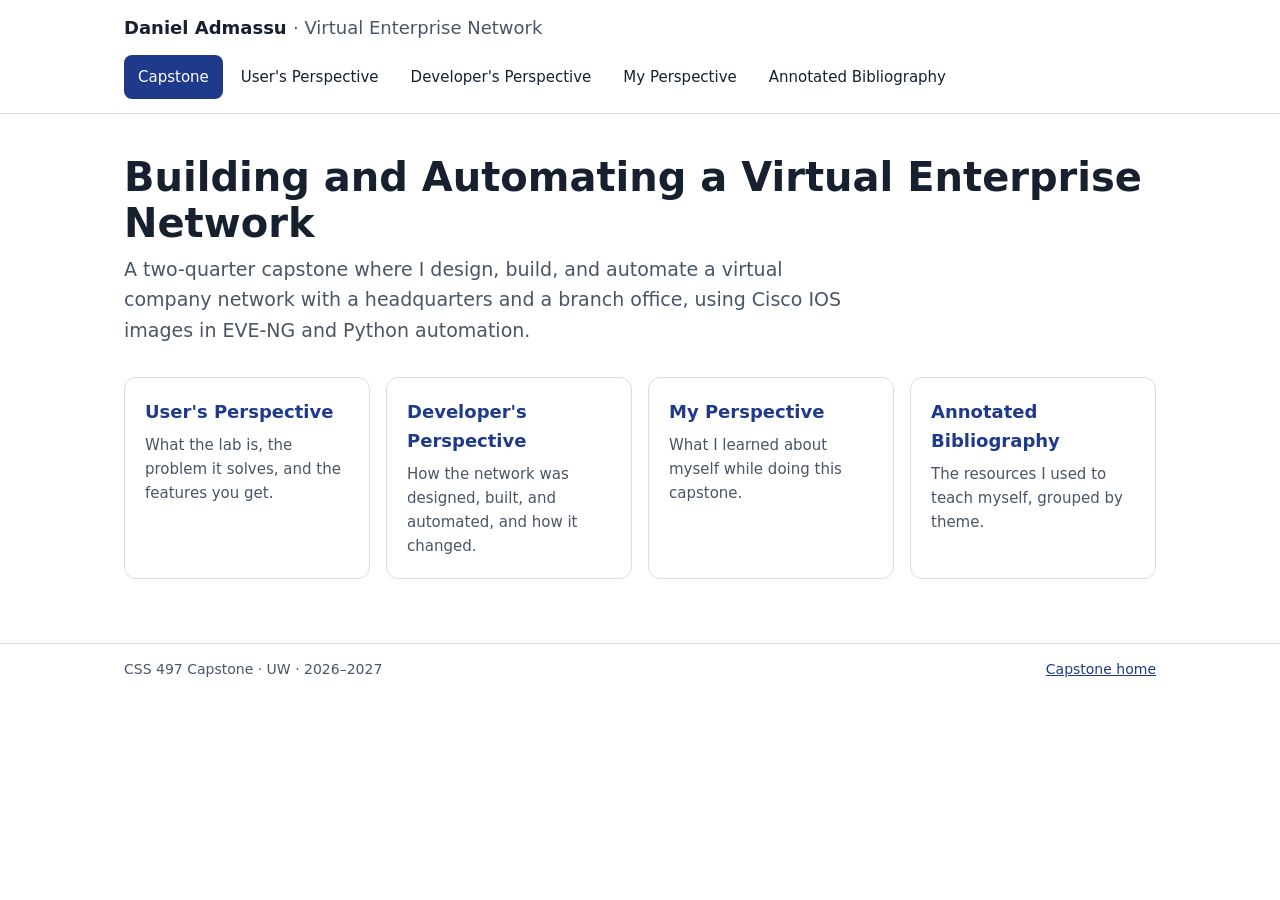
<file: index.html>
<!doctype html>
<html lang="en">
<head>
<meta charset="utf-8">
<meta name="viewport" content="width=device-width, initial-scale=1">
<title>Capstone | Daniel Admassu – Capstone</title>
<link rel="stylesheet" href="style.css">
</head>
<body>
<a class="skip" href="#main">Skip to content</a>
<header><div class="bar">
<a class="brand" href="index.html">Daniel Admassu <span>· Virtual Enterprise Network</span></a>
<nav aria-label="Portfolio"><ul><li><a href="index.html" aria-current="page">Capstone</a></li><li><a href="users-perspective.html">User's Perspective</a></li><li><a href="developers-perspective.html">Developer's Perspective</a></li><li><a href="my-perspective.html">My Perspective</a></li><li><a href="annotated-bibliography.html">Annotated Bibliography</a></li></ul></nav>
</div></header>
<main id="main">
<h1>Building and Automating a Virtual Enterprise Network</h1>
<p class="lede">A two-quarter capstone where I design, build, and automate a virtual company network with a headquarters and a branch office, using Cisco IOS images in EVE-NG and Python automation.</p>
<div class="cards">
<a class="card" href="users-perspective.html"><strong>User's Perspective</strong><p>What the lab is, the problem it solves, and the features you get.</p></a>
<a class="card" href="developers-perspective.html"><strong>Developer's Perspective</strong><p>How the network was designed, built, and automated, and how it changed.</p></a>
<a class="card" href="my-perspective.html"><strong>My Perspective</strong><p>What I learned about myself while doing this capstone.</p></a>
<a class="card" href="annotated-bibliography.html"><strong>Annotated Bibliography</strong><p>The resources I used to teach myself, grouped by theme.</p></a>
</div>
</main>
<footer><div class="bar"><span>CSS 497 Capstone · UW · 2026–2027</span><span><a href="index.html">Capstone home</a></span></div></footer>
</body>
</html>
</file>
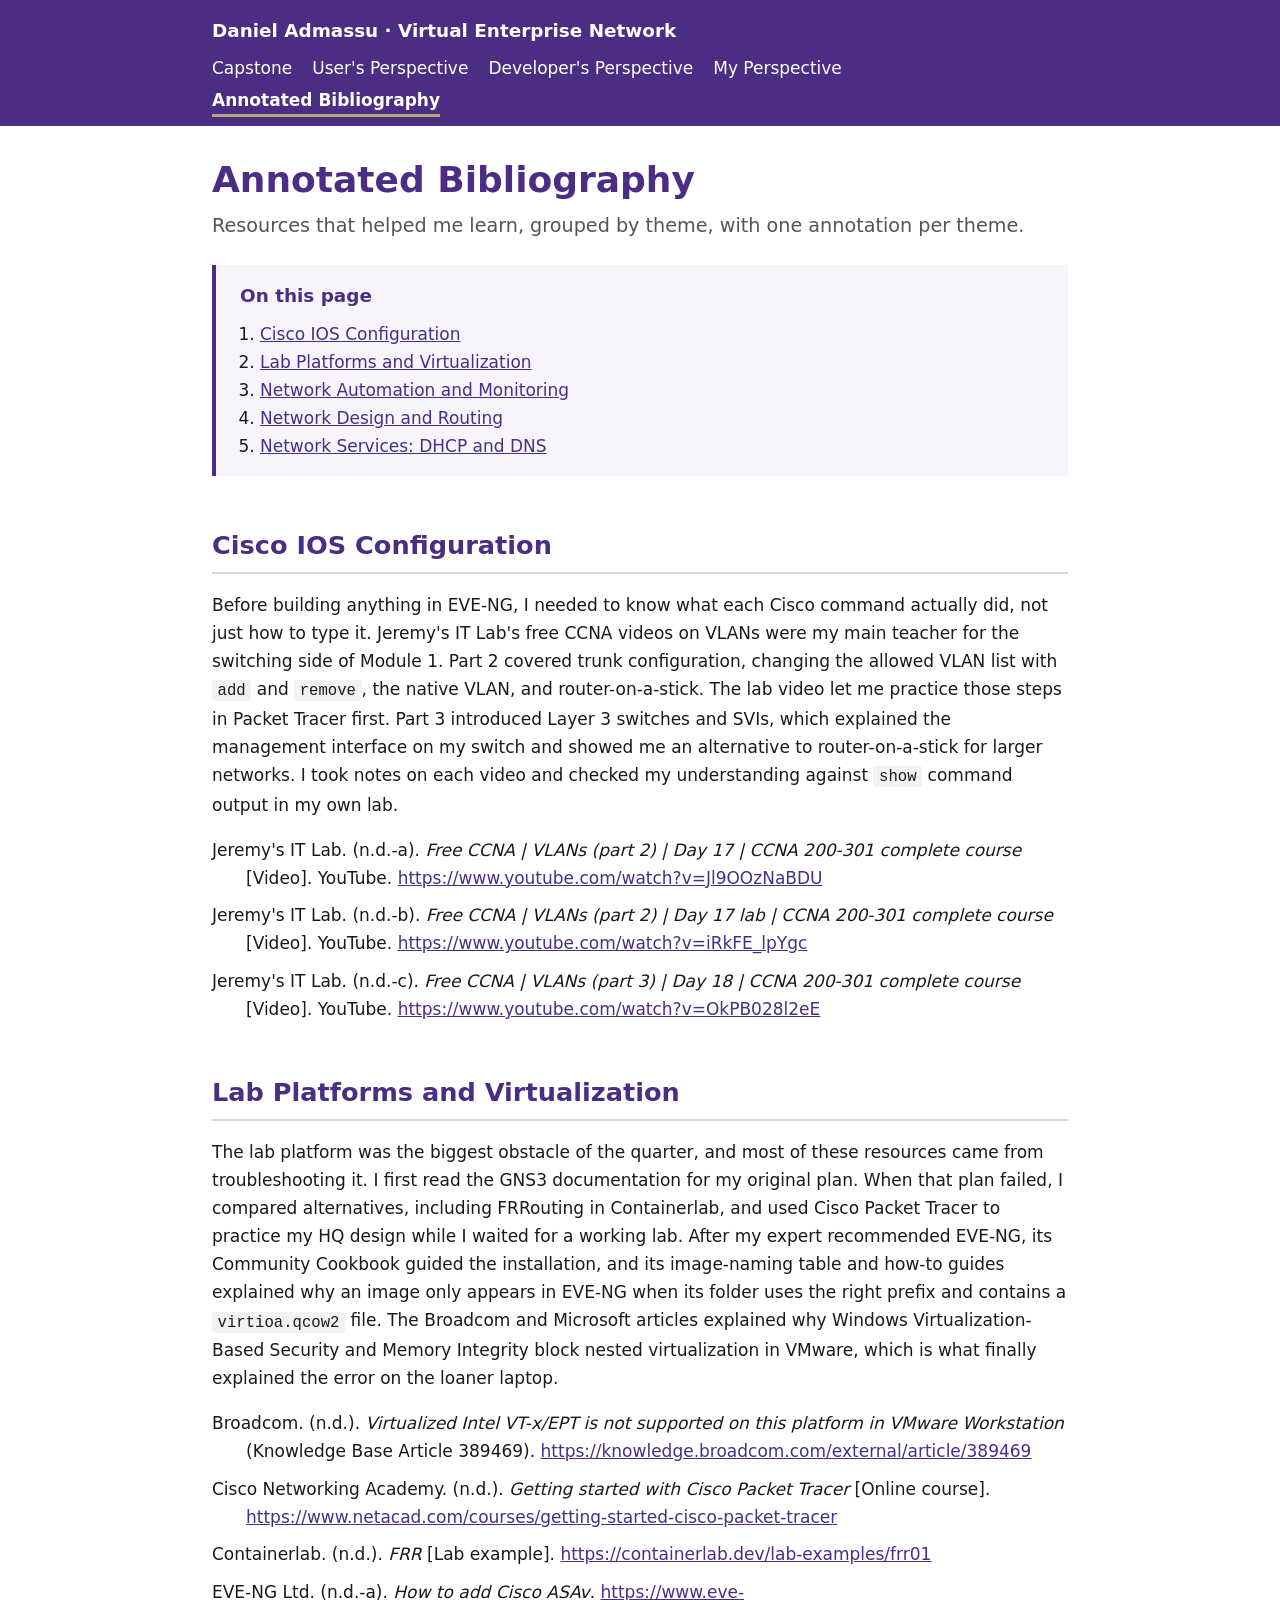
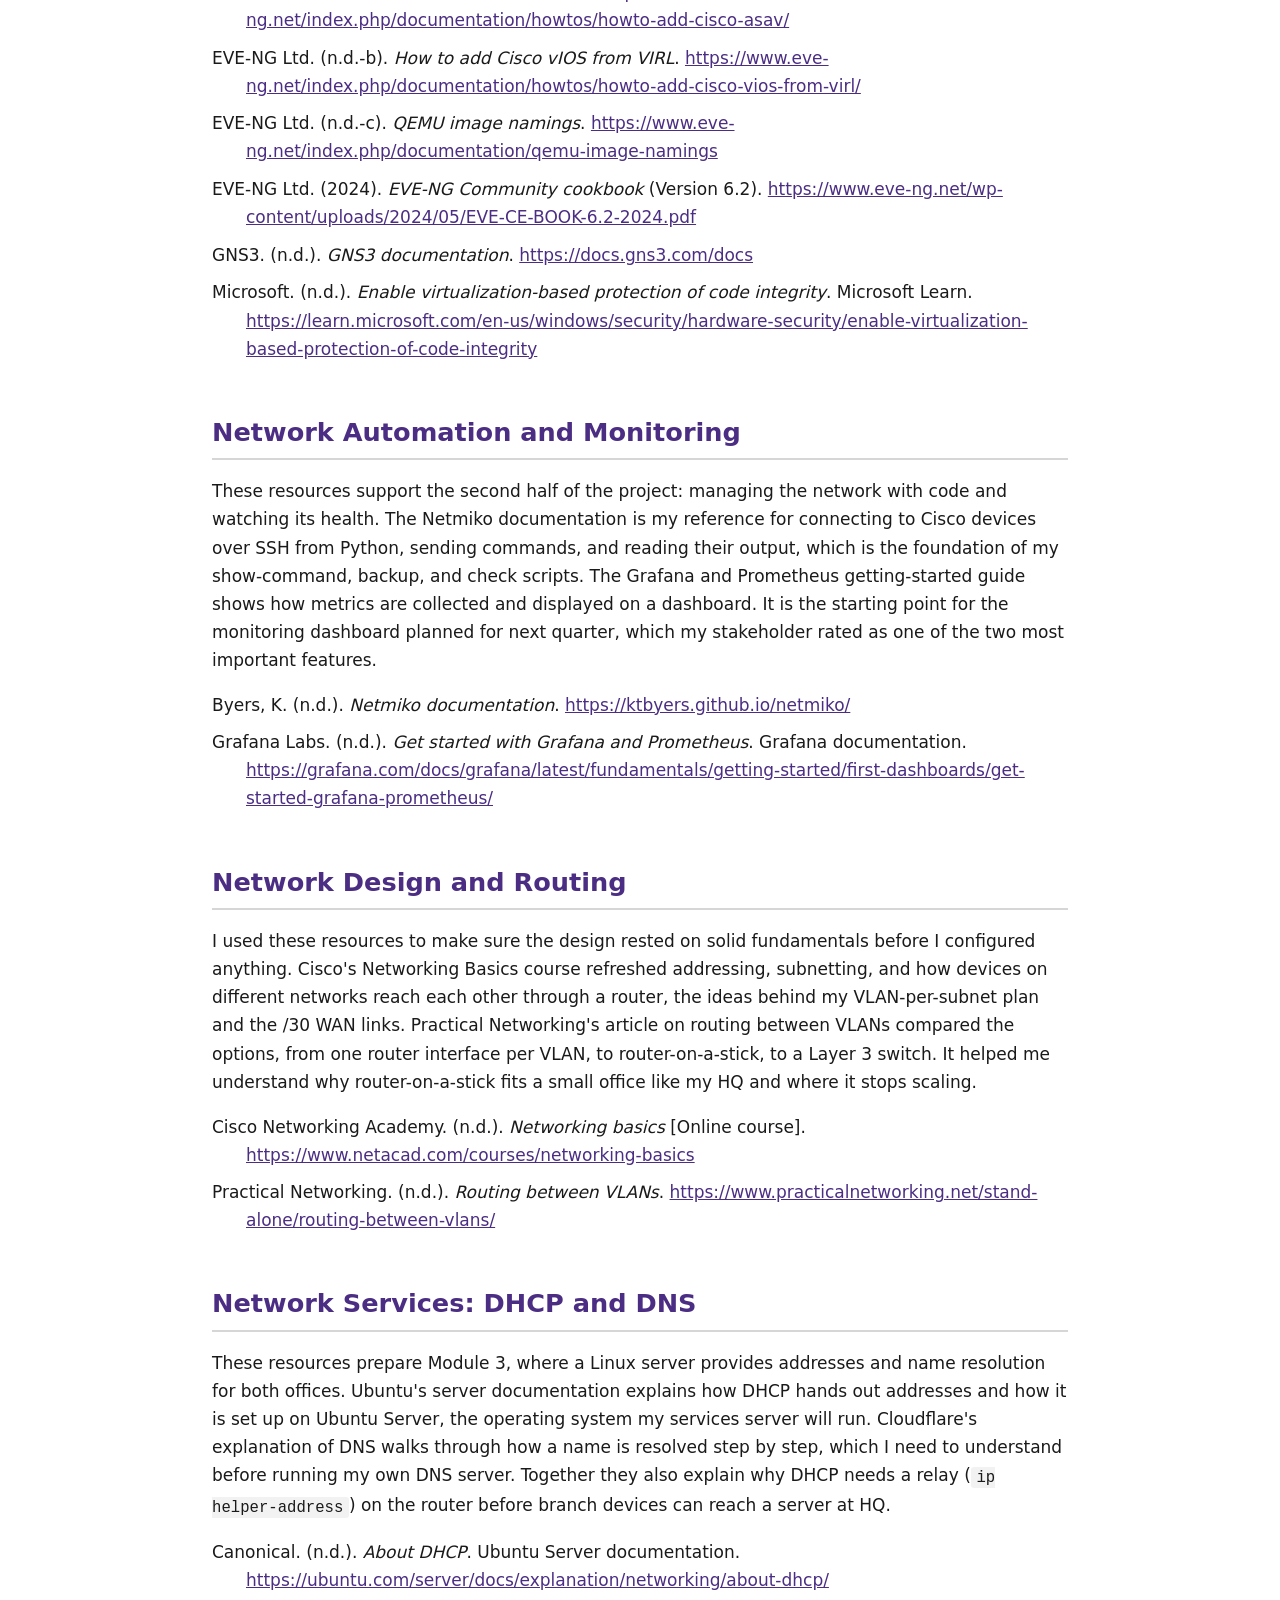
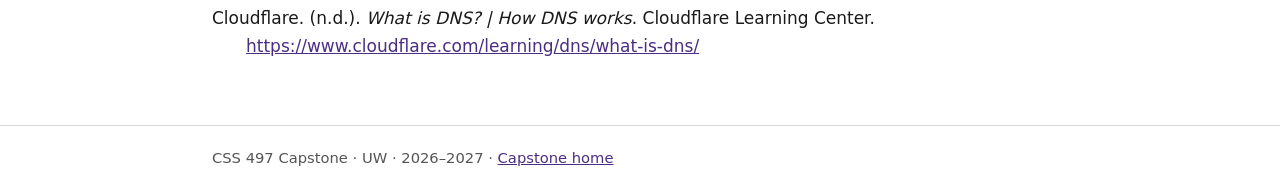
<file: annotated-bibliography.html>
<!DOCTYPE html>
<html lang="en">
<head>
  <meta charset="utf-8">
  <meta name="viewport" content="width=device-width, initial-scale=1">
  <title>Annotated Bibliography | Daniel Admassu – Capstone</title>
  <style>
    :root { --text:#1a1a1a; --bg:#ffffff; --accent:#4b2e83; --muted:#555; --line:#d6d6d6; --code-bg:#f2f2f2; }
    * { box-sizing:border-box; }
    body { margin:0; font-family:system-ui,-apple-system,"Segoe UI",Roboto,Arial,sans-serif; font-size:1.0625rem; line-height:1.65; color:var(--text); background:var(--bg); }
    .skip-link { position:absolute; left:-999px; top:0; background:var(--accent); color:#fff; padding:.5rem 1rem; z-index:10; }
    .skip-link:focus { left:0; }
    header { background:var(--accent); color:#fff; }
    .header-inner, main, footer .footer-inner { max-width:56rem; margin:0 auto; padding:0 1.25rem; }
    .site-name { display:block; padding:1rem 0 .5rem; color:#fff; font-weight:700; font-size:1.15rem; text-decoration:none; }
    header nav ul { list-style:none; margin:0; padding:0 0 .75rem; display:flex; flex-wrap:wrap; gap:.25rem 1.25rem; }
    header nav a { color:#fff; text-decoration:none; padding:.25rem 0; border-bottom:3px solid transparent; }
    header nav a:hover, header nav a:focus { border-bottom-color:#fff; }
    header nav a[aria-current="page"] { border-bottom-color:#b7a57a; font-weight:700; }
    main { padding-top:2rem; padding-bottom:3rem; }
    h1 { font-size:2.25rem; line-height:1.2; margin:0 0 .5rem; color:var(--accent); }
    .intro { font-size:1.2rem; color:var(--muted); margin-top:0; }
    h2 { font-size:1.6rem; color:var(--accent); margin:3rem 0 .75rem; padding-bottom:.35rem; border-bottom:2px solid var(--line); }
    h3 { font-size:1.2rem; margin:2rem 0 .5rem; }
    .toc { background:#f7f5fb; border-left:4px solid var(--accent); padding:1rem 1.5rem; margin:1.5rem 0 2rem; }
    .toc h2 { margin:0 0 .5rem; font-size:1.15rem; border:0; padding:0; }
    .toc ol { margin:0; padding-left:1.25rem; }
    a { color:var(--accent); }
    code { background:var(--code-bg); padding:.1rem .35rem; border-radius:3px; font-size:.92em; }
    figure { margin:1.5rem 0; }
    figure img { max-width:100%; height:auto; border:1px solid var(--line); border-radius:4px; display:block; }
    figcaption { font-size:.92rem; color:var(--muted); margin-top:.4rem; font-style:italic; }
    table { border-collapse:collapse; width:100%; margin:1rem 0; font-size:.95rem; }
    th, td { border:1px solid var(--line); padding:.45rem .65rem; text-align:left; }
    th { background:#f7f5fb; }
    footer { border-top:1px solid var(--line); color:var(--muted); font-size:.92rem; }
    footer .footer-inner { padding-top:1.25rem; padding-bottom:1.25rem; }
      .annotation { margin-bottom:.75rem; }
    ul.bib { list-style:none; padding-left:0; }
    ul.bib li { padding-left:2em; text-indent:-2em; margin-bottom:.6rem; overflow-wrap:anywhere; }
  </style>
</head>
<body>
  <a class="skip-link" href="#main">Skip to content</a>
  <header>
    <div class="header-inner">
      <a class="site-name" href="index.html">Daniel Admassu · Virtual Enterprise Network</a>
      <nav aria-label="Main">
        <ul>
          <li><a href="index.html">Capstone</a></li>
          <li><a href="users-perspective.html">User's Perspective</a></li>
          <li><a href="developers-perspective.html">Developer's Perspective</a></li>
          <li><a href="my-perspective.html">My Perspective</a></li>
          <li><a href="annotated-bibliography.html" aria-current="page">Annotated Bibliography</a></li>
        </ul>
      </nav>
    </div>
  </header>

  <main id="main">
    <h1>Annotated Bibliography</h1>
    <p class="intro">Resources that helped me learn, grouped by theme, with one annotation per theme.</p>

    <nav class="toc" aria-label="On this page">
      <h2>On this page</h2>
      <ol>
        <li><a href="#cisco-ios">Cisco IOS Configuration</a></li>
        <li><a href="#lab-platforms">Lab Platforms and Virtualization</a></li>
        <li><a href="#automation-monitoring">Network Automation and Monitoring</a></li>
        <li><a href="#design-routing">Network Design and Routing</a></li>
        <li><a href="#services">Network Services: DHCP and DNS</a></li>
      </ol>
    </nav>

    <section id="cisco-ios">
      <h2>Cisco IOS Configuration</h2>
<p class="annotation">Before building anything in EVE-NG, I needed to know what each Cisco command actually did, not just how to type it. Jeremy's IT Lab's free CCNA videos on VLANs were my main teacher for the switching side of Module 1. Part 2 covered trunk configuration, changing the allowed VLAN list with <code>add</code> and <code>remove</code>, the native VLAN, and router-on-a-stick. The lab video let me practice those steps in Packet Tracer first. Part 3 introduced Layer 3 switches and SVIs, which explained the management interface on my switch and showed me an alternative to router-on-a-stick for larger networks. I took notes on each video and checked my understanding against <code>show</code> command output in my own lab.</p>
<ul class="bib">
  <li>Jeremy's IT Lab. (n.d.-a). <em>Free CCNA | VLANs (part 2) | Day 17 | CCNA 200-301 complete course</em> [Video]. YouTube. <a href="https://www.youtube.com/watch?v=Jl9OOzNaBDU">https://www.youtube.com/watch?v=Jl9OOzNaBDU</a></li>
  <li>Jeremy's IT Lab. (n.d.-b). <em>Free CCNA | VLANs (part 2) | Day 17 lab | CCNA 200-301 complete course</em> [Video]. YouTube. <a href="https://www.youtube.com/watch?v=iRkFE_lpYgc">https://www.youtube.com/watch?v=iRkFE_lpYgc</a></li>
  <li>Jeremy's IT Lab. (n.d.-c). <em>Free CCNA | VLANs (part 3) | Day 18 | CCNA 200-301 complete course</em> [Video]. YouTube. <a href="https://www.youtube.com/watch?v=OkPB028l2eE">https://www.youtube.com/watch?v=OkPB028l2eE</a></li>
</ul>
    </section>

    <section id="lab-platforms">
      <h2>Lab Platforms and Virtualization</h2>
<p class="annotation">The lab platform was the biggest obstacle of the quarter, and most of these resources came from troubleshooting it. I first read the GNS3 documentation for my original plan. When that plan failed, I compared alternatives, including FRRouting in Containerlab, and used Cisco Packet Tracer to practice my HQ design while I waited for a working lab. After my expert recommended EVE-NG, its Community Cookbook guided the installation, and its image-naming table and how-to guides explained why an image only appears in EVE-NG when its folder uses the right prefix and contains a <code>virtioa.qcow2</code> file. The Broadcom and Microsoft articles explained why Windows Virtualization-Based Security and Memory Integrity block nested virtualization in VMware, which is what finally explained the error on the loaner laptop.</p>
<ul class="bib">
  <li>Broadcom. (n.d.). <em>Virtualized Intel VT-x/EPT is not supported on this platform in VMware Workstation</em> (Knowledge Base Article 389469). <a href="https://knowledge.broadcom.com/external/article/389469">https://knowledge.broadcom.com/external/article/389469</a></li> <!-- ADDED -->
  <li>Cisco Networking Academy. (n.d.). <em>Getting started with Cisco Packet Tracer</em> [Online course]. <a href="https://www.netacad.com/courses/getting-started-cisco-packet-tracer">https://www.netacad.com/courses/getting-started-cisco-packet-tracer</a></li> <!-- ADDED: check the exact course page you used to download Packet Tracer -->
  <li>Containerlab. (n.d.). <em>FRR</em> [Lab example]. <a href="https://containerlab.dev/lab-examples/frr01">https://containerlab.dev/lab-examples/frr01</a></li> <!-- ADDED -->
  <li>EVE-NG Ltd. (n.d.-a). <em>How to add Cisco ASAv</em>. <a href="https://www.eve-ng.net/index.php/documentation/howtos/howto-add-cisco-asav/">https://www.eve-ng.net/index.php/documentation/howtos/howto-add-cisco-asav/</a></li> <!-- ADDED -->
  <li>EVE-NG Ltd. (n.d.-b). <em>How to add Cisco vIOS from VIRL</em>. <a href="https://www.eve-ng.net/index.php/documentation/howtos/howto-add-cisco-vios-from-virl/">https://www.eve-ng.net/index.php/documentation/howtos/howto-add-cisco-vios-from-virl/</a></li> <!-- ADDED -->
  <li>EVE-NG Ltd. (n.d.-c). <em>QEMU image namings</em>. <a href="https://www.eve-ng.net/index.php/documentation/qemu-image-namings">https://www.eve-ng.net/index.php/documentation/qemu-image-namings</a></li> <!-- ADDED -->
  <li>EVE-NG Ltd. (2024). <em>EVE-NG Community cookbook</em> (Version 6.2). <a href="https://www.eve-ng.net/wp-content/uploads/2024/05/EVE-CE-BOOK-6.2-2024.pdf">https://www.eve-ng.net/wp-content/uploads/2024/05/EVE-CE-BOOK-6.2-2024.pdf</a></li> <!-- ADDED -->
  <li>GNS3. (n.d.). <em>GNS3 documentation</em>. <a href="https://docs.gns3.com/docs">https://docs.gns3.com/docs</a></li>
  <li>Microsoft. (n.d.). <em>Enable virtualization-based protection of code integrity</em>. Microsoft Learn. <a href="https://learn.microsoft.com/en-us/windows/security/hardware-security/enable-virtualization-based-protection-of-code-integrity">https://learn.microsoft.com/en-us/windows/security/hardware-security/enable-virtualization-based-protection-of-code-integrity</a></li> <!-- ADDED -->
</ul>
    </section>

    <section id="automation-monitoring">
      <h2>Network Automation and Monitoring</h2>
<p class="annotation">These resources support the second half of the project: managing the network with code and watching its health. The Netmiko documentation is my reference for connecting to Cisco devices over SSH from Python, sending commands, and reading their output, which is the foundation of my show-command, backup, and check scripts. The Grafana and Prometheus getting-started guide shows how metrics are collected and displayed on a dashboard. It is the starting point for the monitoring dashboard planned for next quarter, which my stakeholder rated as one of the two most important features.</p>
<ul class="bib">
  <li>Byers, K. (n.d.). <em>Netmiko documentation</em>. <a href="https://ktbyers.github.io/netmiko/">https://ktbyers.github.io/netmiko/</a></li>
  <li>Grafana Labs. (n.d.). <em>Get started with Grafana and Prometheus</em>. Grafana documentation. <a href="https://grafana.com/docs/grafana/latest/fundamentals/getting-started/first-dashboards/get-started-grafana-prometheus/">https://grafana.com/docs/grafana/latest/fundamentals/getting-started/first-dashboards/get-started-grafana-prometheus/</a></li>
</ul>
    </section>

    <section id="design-routing">
      <h2>Network Design and Routing</h2>
<p class="annotation">I used these resources to make sure the design rested on solid fundamentals before I configured anything. Cisco's Networking Basics course refreshed addressing, subnetting, and how devices on different networks reach each other through a router, the ideas behind my VLAN-per-subnet plan and the /30 WAN links. Practical Networking's article on routing between VLANs compared the options, from one router interface per VLAN, to router-on-a-stick, to a Layer 3 switch. It helped me understand why router-on-a-stick fits a small office like my HQ and where it stops scaling.</p>
<ul class="bib">
  <li>Cisco Networking Academy. (n.d.). <em>Networking basics</em> [Online course]. <a href="https://www.netacad.com/courses/networking-basics">https://www.netacad.com/courses/networking-basics</a></li>
  <li>Practical Networking. (n.d.). <em>Routing between VLANs</em>. <a href="https://www.practicalnetworking.net/stand-alone/routing-between-vlans/">https://www.practicalnetworking.net/stand-alone/routing-between-vlans/</a></li>
</ul>
    </section>

    <section id="services">
      <h2>Network Services: DHCP and DNS</h2>
<p class="annotation">These resources prepare Module 3, where a Linux server provides addresses and name resolution for both offices. Ubuntu's server documentation explains how DHCP hands out addresses and how it is set up on Ubuntu Server, the operating system my services server will run. Cloudflare's explanation of DNS walks through how a name is resolved step by step, which I need to understand before running my own DNS server. Together they also explain why DHCP needs a relay (<code>ip helper-address</code>) on the router before branch devices can reach a server at HQ.</p>
<ul class="bib">
  <li>Canonical. (n.d.). <em>About DHCP</em>. Ubuntu Server documentation. <a href="https://ubuntu.com/server/docs/explanation/networking/about-dhcp/">https://ubuntu.com/server/docs/explanation/networking/about-dhcp/</a></li>
  <li>Cloudflare. (n.d.). <em>What is DNS? | How DNS works</em>. Cloudflare Learning Center. <a href="https://www.cloudflare.com/learning/dns/what-is-dns/">https://www.cloudflare.com/learning/dns/what-is-dns/</a></li>
</ul>
    </section>
  </main>

  <footer>
    <div class="footer-inner">CSS 497 Capstone · UW · 2026–2027 · <a href="index.html">Capstone home</a></div>
  </footer>
</body>
</html>
</file>
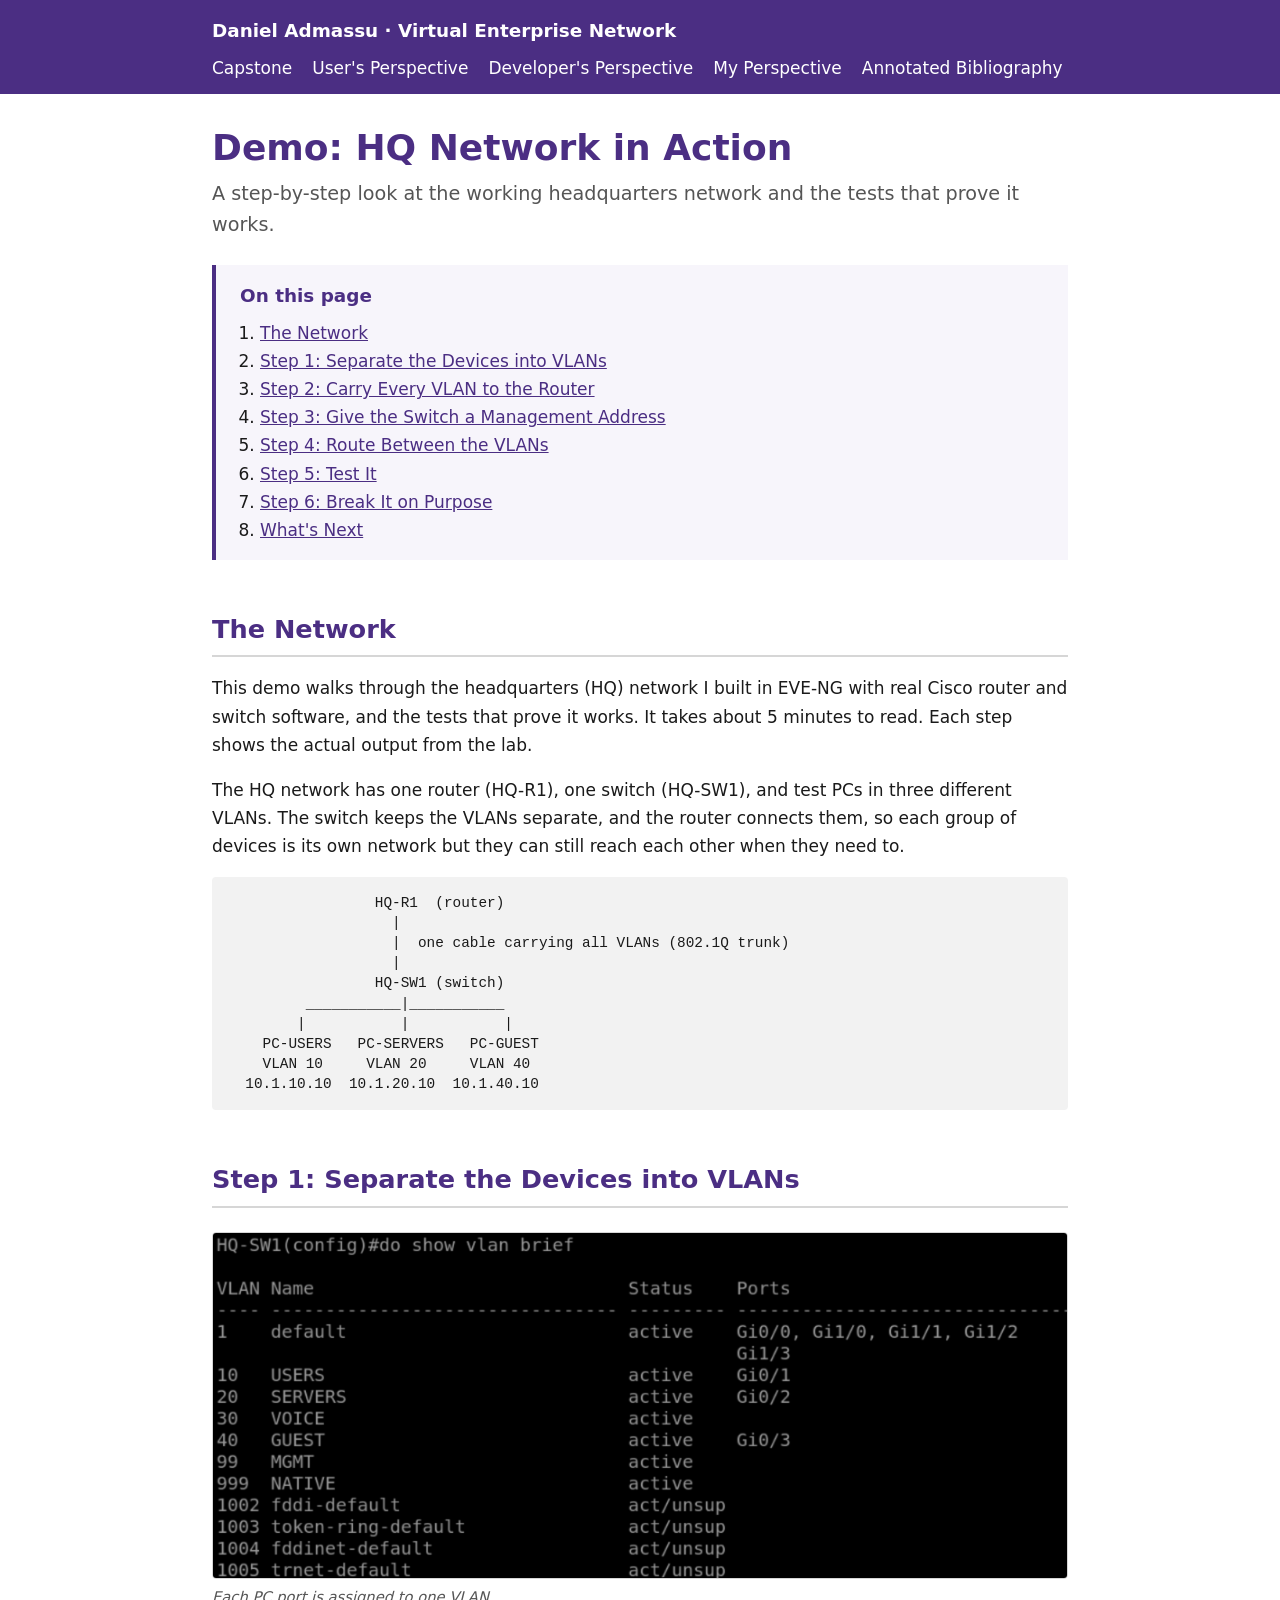
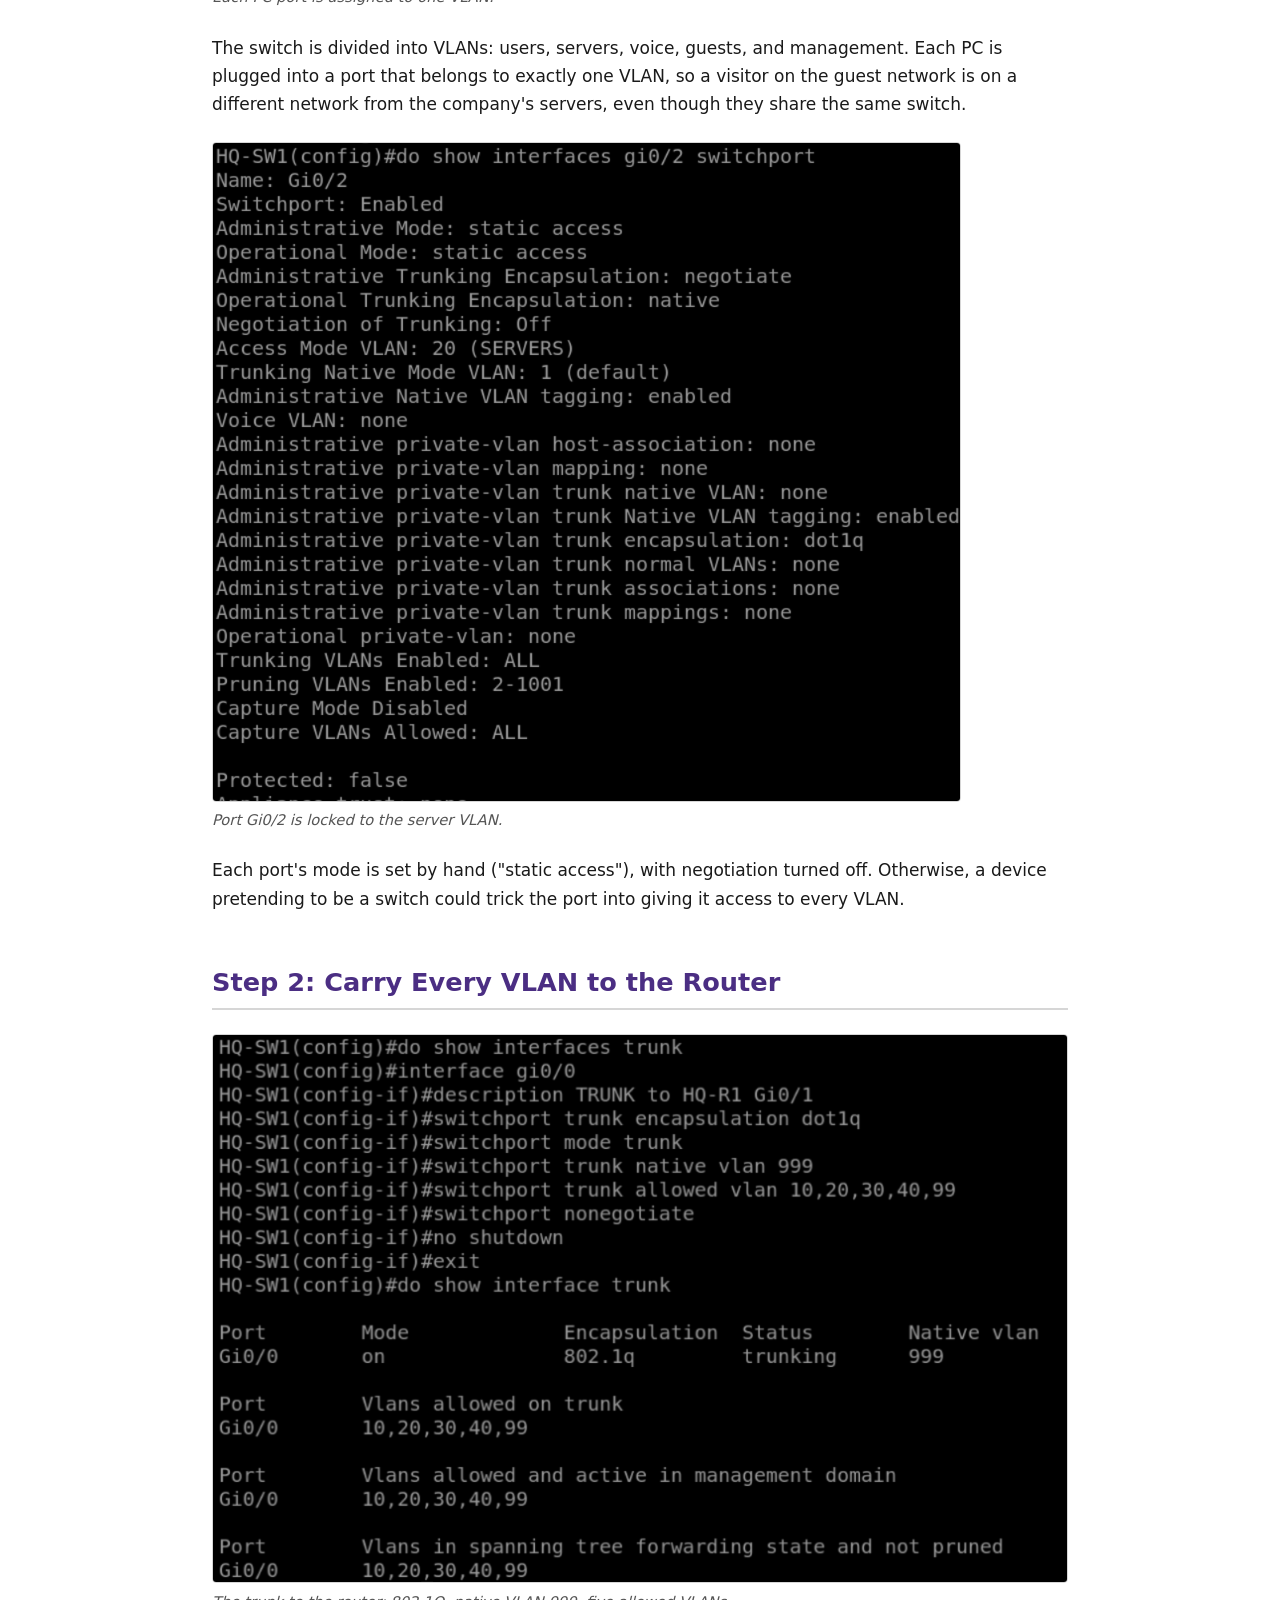
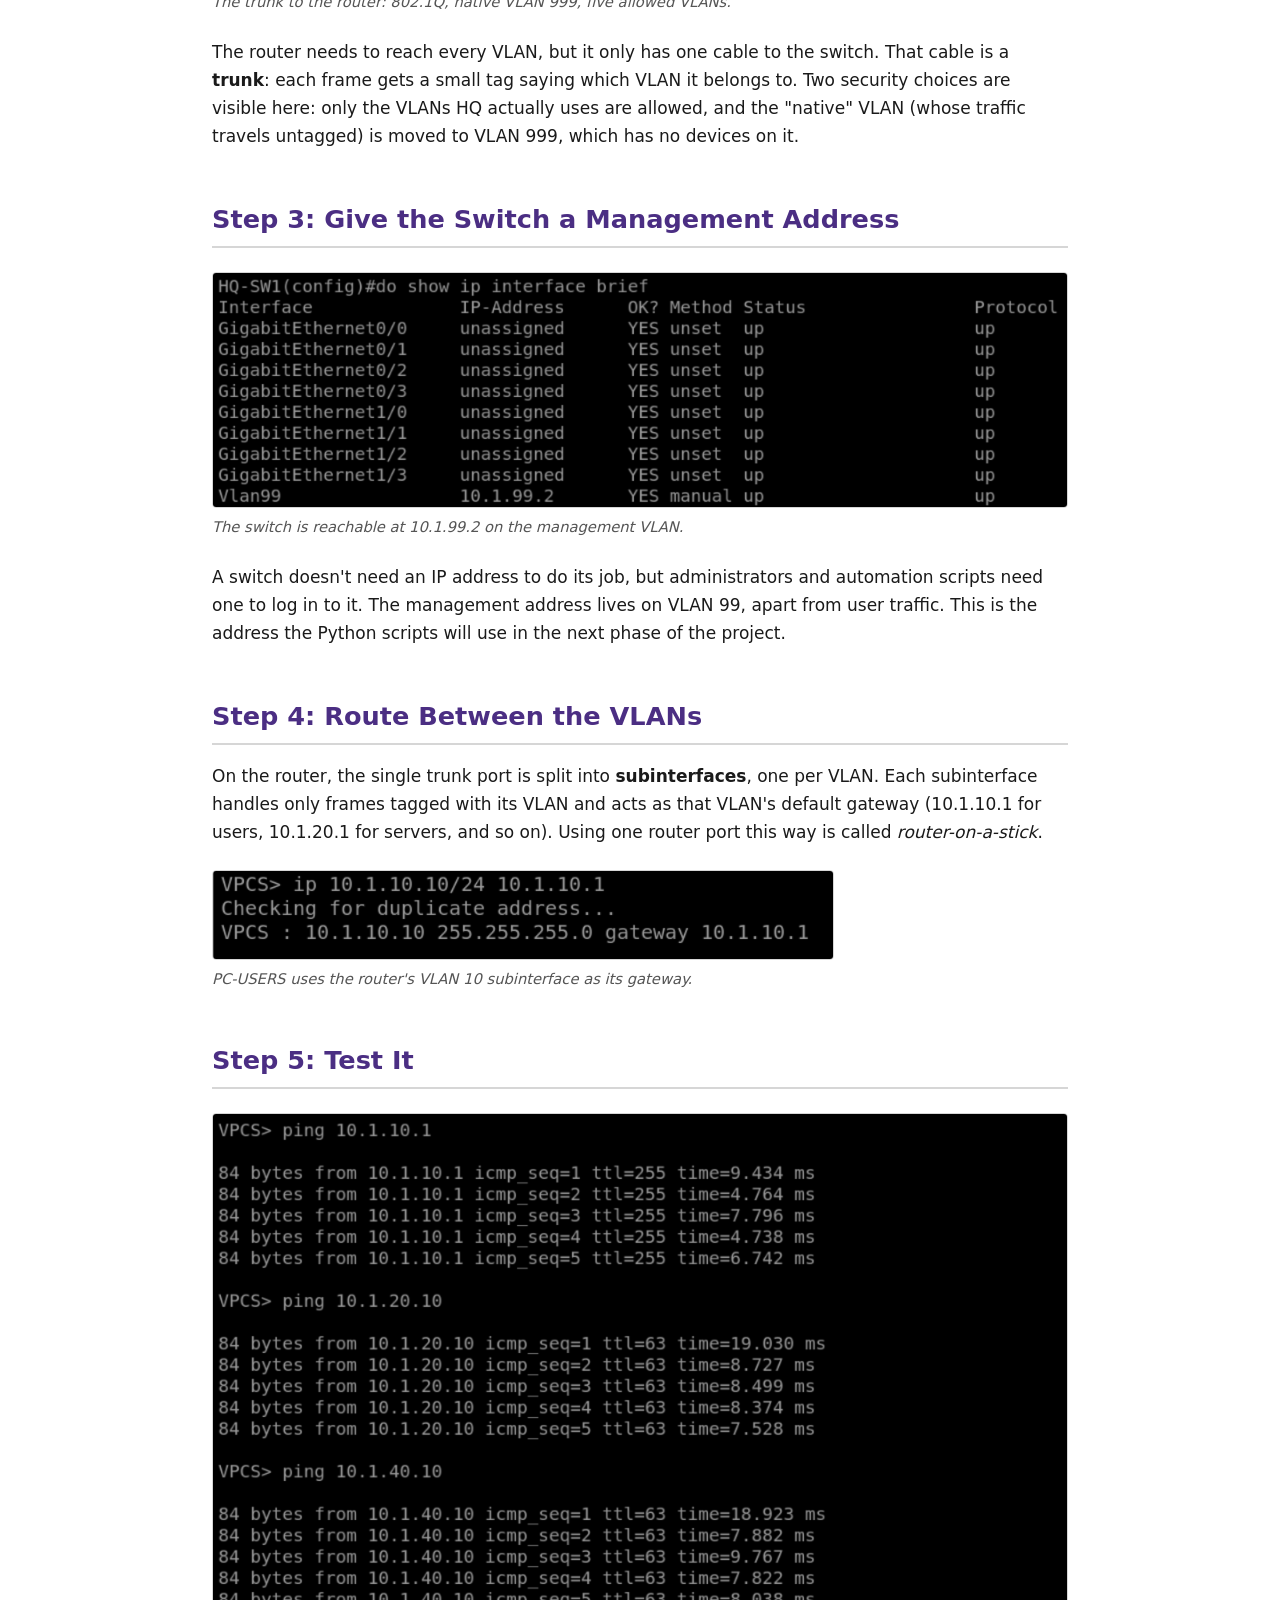
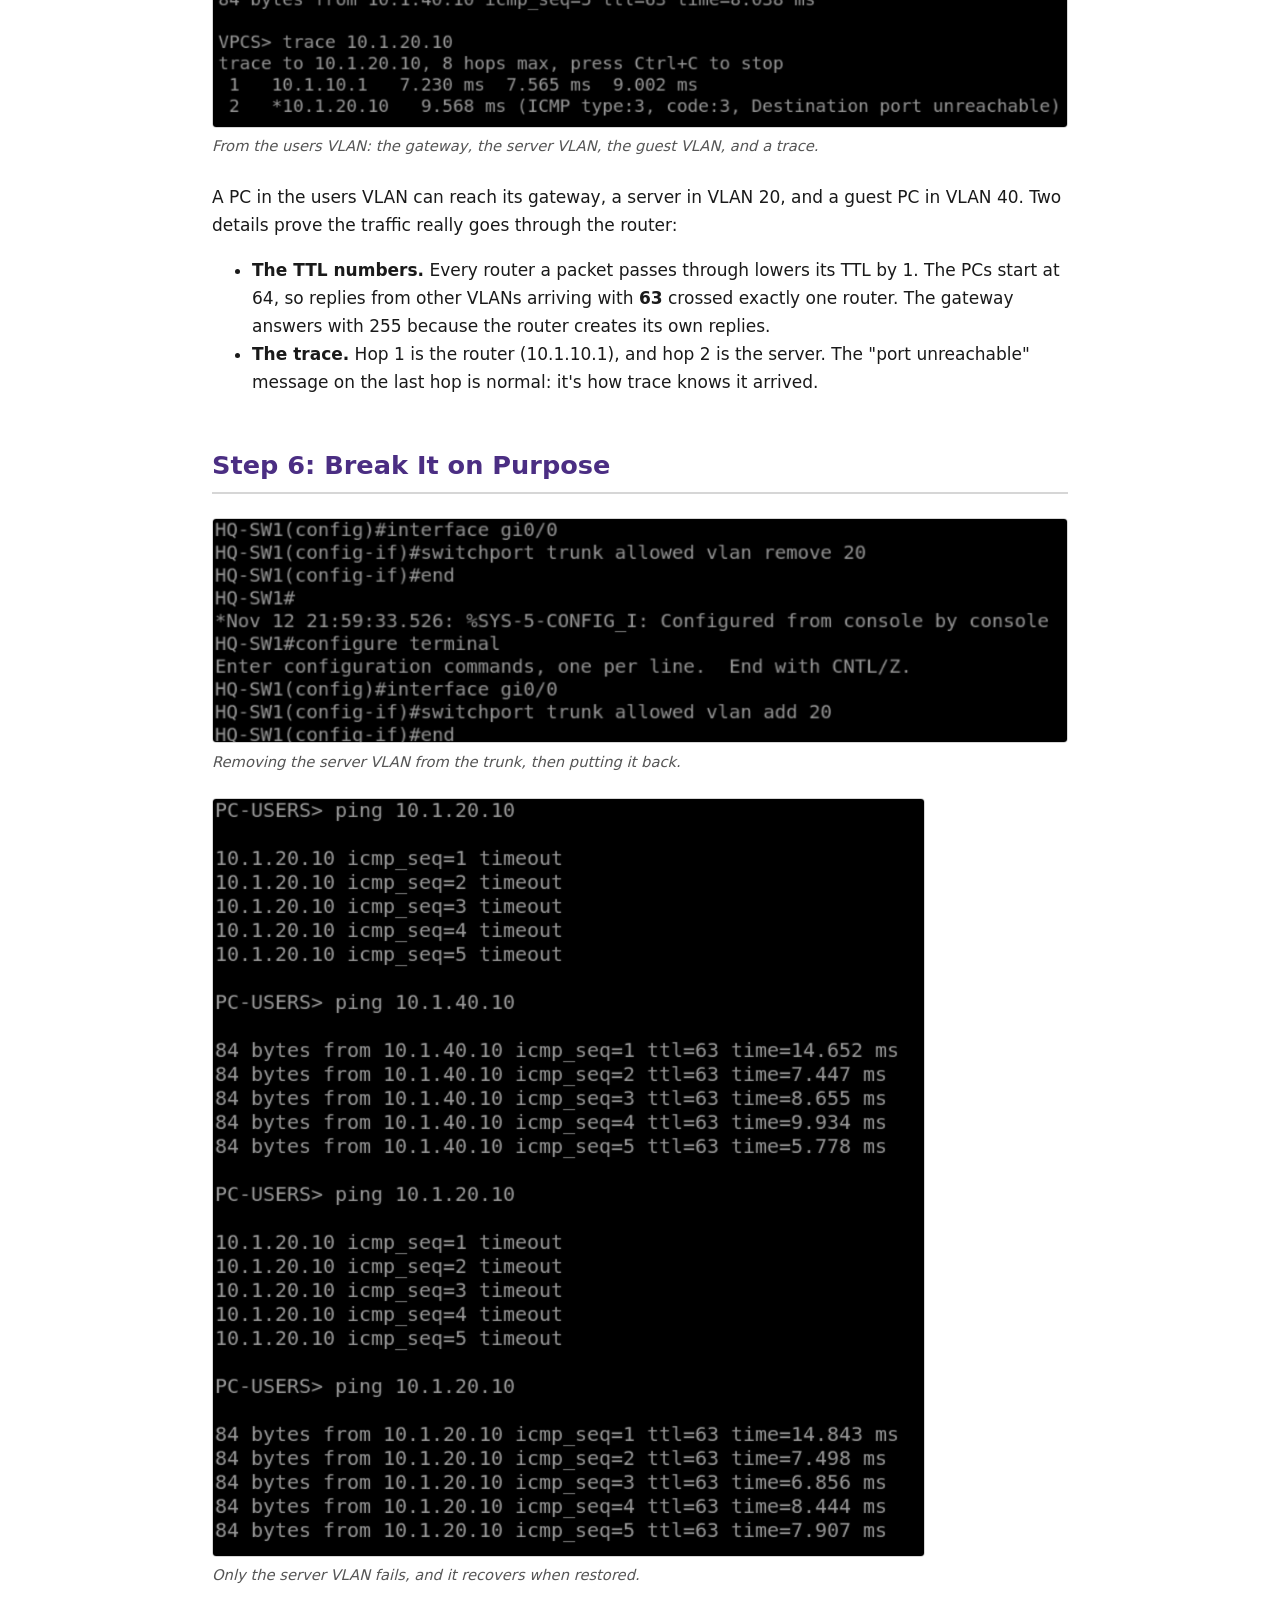
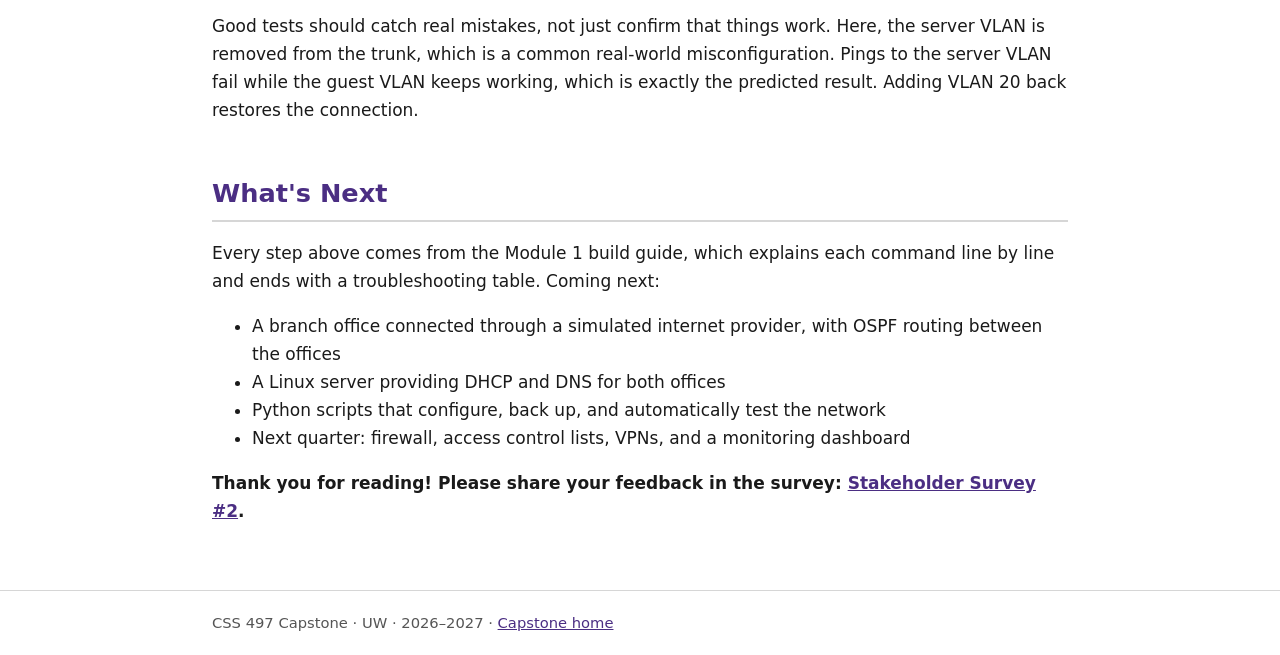
<file: demo.html>
<!DOCTYPE html>
<html lang="en">
<head>
  <meta charset="utf-8">
  <meta name="viewport" content="width=device-width, initial-scale=1">
  <title>Demo: HQ Network in Action | Daniel Admassu – Capstone</title>
  <style>
    :root { --text:#1a1a1a; --bg:#ffffff; --accent:#4b2e83; --muted:#555; --line:#d6d6d6; --code-bg:#f2f2f2; }
    * { box-sizing:border-box; }
    body { margin:0; font-family:system-ui,-apple-system,"Segoe UI",Roboto,Arial,sans-serif; font-size:1.0625rem; line-height:1.65; color:var(--text); background:var(--bg); }
    .skip-link { position:absolute; left:-999px; top:0; background:var(--accent); color:#fff; padding:.5rem 1rem; z-index:10; }
    .skip-link:focus { left:0; }
    header { background:var(--accent); color:#fff; }
    .header-inner, main, footer .footer-inner { max-width:56rem; margin:0 auto; padding:0 1.25rem; }
    .site-name { display:block; padding:1rem 0 .5rem; color:#fff; font-weight:700; font-size:1.15rem; text-decoration:none; }
    header nav ul { list-style:none; margin:0; padding:0 0 .75rem; display:flex; flex-wrap:wrap; gap:.25rem 1.25rem; }
    header nav a { color:#fff; text-decoration:none; padding:.25rem 0; border-bottom:3px solid transparent; }
    header nav a:hover, header nav a:focus { border-bottom-color:#fff; }
    header nav a[aria-current="page"] { border-bottom-color:#b7a57a; font-weight:700; }
    main { padding-top:2rem; padding-bottom:3rem; }
    h1 { font-size:2.25rem; line-height:1.2; margin:0 0 .5rem; color:var(--accent); }
    .intro { font-size:1.2rem; color:var(--muted); margin-top:0; }
    h2 { font-size:1.6rem; color:var(--accent); margin:3rem 0 .75rem; padding-bottom:.35rem; border-bottom:2px solid var(--line); }
    h3 { font-size:1.2rem; margin:2rem 0 .5rem; }
    .toc { background:#f7f5fb; border-left:4px solid var(--accent); padding:1rem 1.5rem; margin:1.5rem 0 2rem; }
    .toc h2 { margin:0 0 .5rem; font-size:1.15rem; border:0; padding:0; }
    .toc ol { margin:0; padding-left:1.25rem; }
    a { color:var(--accent); }
    code { background:var(--code-bg); padding:.1rem .35rem; border-radius:3px; font-size:.92em; }
    figure { margin:1.5rem 0; }
    figure img { max-width:100%; height:auto; border:1px solid var(--line); border-radius:4px; display:block; }
    figcaption { font-size:.92rem; color:var(--muted); margin-top:.4rem; font-style:italic; }
    table { border-collapse:collapse; width:100%; margin:1rem 0; font-size:.95rem; }
    th, td { border:1px solid var(--line); padding:.45rem .65rem; text-align:left; }
    th { background:#f7f5fb; }
    footer { border-top:1px solid var(--line); color:var(--muted); font-size:.92rem; }
    footer .footer-inner { padding-top:1.25rem; padding-bottom:1.25rem; }
      .annotation { margin-bottom:.75rem; }
    ul.bib { list-style:none; padding-left:0; }
    ul.bib li { padding-left:2em; text-indent:-2em; margin-bottom:.6rem; overflow-wrap:anywhere; }
    pre { background:#f2f2f2; padding:1rem; overflow-x:auto; border-radius:4px; font-size:.9rem; line-height:1.4; }
  </style>
</head>
<body>
  <a class="skip-link" href="#main">Skip to content</a>
  <header>
    <div class="header-inner">
      <a class="site-name" href="index.html">Daniel Admassu · Virtual Enterprise Network</a>
      <nav aria-label="Main">
        <ul>
          <li><a href="index.html">Capstone</a></li>
          <li><a href="users-perspective.html">User's Perspective</a></li>
          <li><a href="developers-perspective.html">Developer's Perspective</a></li>
          <li><a href="my-perspective.html">My Perspective</a></li>
          <li><a href="annotated-bibliography.html">Annotated Bibliography</a></li>
        </ul>
      </nav>
    </div>
  </header>

  <main id="main">
    <h1>Demo: HQ Network in Action</h1>
    <p class="intro">A step-by-step look at the working headquarters network and the tests that prove it works.</p>

    <nav class="toc" aria-label="On this page">
      <h2>On this page</h2>
      <ol>
        <li><a href="#network">The Network</a></li>
        <li><a href="#vlans">Step 1: Separate the Devices into VLANs</a></li>
        <li><a href="#trunk">Step 2: Carry Every VLAN to the Router</a></li>
        <li><a href="#management">Step 3: Give the Switch a Management Address</a></li>
        <li><a href="#routing">Step 4: Route Between the VLANs</a></li>
        <li><a href="#testing">Step 5: Test It</a></li>
        <li><a href="#break-it">Step 6: Break It on Purpose</a></li>
        <li><a href="#next">What's Next</a></li>
      </ol>
    </nav>

    <section id="network">
      <h2>The Network</h2>
<p>This demo walks through the headquarters (HQ) network I built in EVE-NG with real Cisco router and switch software, and the tests that prove it works. It takes about 5 minutes to read. Each step shows the actual output from the lab.</p>
<p>The HQ network has one router (HQ-R1), one switch (HQ-SW1), and test PCs in three different VLANs. The switch keeps the VLANs separate, and the router connects them, so each group of devices is its own network but they can still reach each other when they need to.</p>
<pre aria-label="Text diagram: HQ-R1 connects to HQ-SW1 over one 802.1Q trunk; HQ-SW1 connects to PC-USERS in VLAN 10, PC-SERVERS in VLAN 20, and PC-GUEST in VLAN 40.">
                 HQ-R1  (router)
                   |
                   |  one cable carrying all VLANs (802.1Q trunk)
                   |
                 HQ-SW1 (switch)
         ___________|___________
        |           |           |
    PC-USERS   PC-SERVERS   PC-GUEST
    VLAN 10     VLAN 20     VLAN 40
  10.1.10.10  10.1.20.10  10.1.40.10
</pre>
<!-- TODO (optional): replace or add a screenshot of the Module1-HQ topology in EVE-NG -->
    </section>

    <section id="vlans">
      <h2>Step 1: Separate the Devices into VLANs</h2>
<figure>
  <img src="images/dev/hq-sw1-vlan-brief.png" alt="Output of show vlan brief on HQ-SW1: VLAN 10 USERS on port Gi0/1, VLAN 20 SERVERS on Gi0/2, VLAN 40 GUEST on Gi0/3; VLANs 30 VOICE, 99 MGMT and 999 NATIVE exist with no ports yet.">
  <figcaption>Each PC port is assigned to one VLAN.</figcaption>
</figure>
<p>The switch is divided into VLANs: users, servers, voice, guests, and management. Each PC is plugged into a port that belongs to exactly one VLAN, so a visitor on the guest network is on a different network from the company's servers, even though they share the same switch.</p>
<figure>
  <img src="images/dev/hq-sw1-switchport.png" alt="Output of show interfaces gi0/2 switchport: Administrative Mode static access, Negotiation of Trunking Off, Access Mode VLAN 20 (SERVERS).">
  <figcaption>Port Gi0/2 is locked to the server VLAN.</figcaption>
</figure>
<p>Each port's mode is set by hand ("static access"), with negotiation turned off. Otherwise, a device pretending to be a switch could trick the port into giving it access to every VLAN.</p>
    </section>

    <section id="trunk">
      <h2>Step 2: Carry Every VLAN to the Router</h2>
<figure>
  <img src="images/dev/hq-sw1-trunk.png" alt="HQ-SW1 configuring Gi0/0 as a trunk; show interface trunk confirms mode on, 802.1q encapsulation, status trunking, native VLAN 999, allowed VLANs 10,20,30,40,99.">
  <figcaption>The trunk to the router: 802.1Q, native VLAN 999, five allowed VLANs.</figcaption>
</figure>
<p>The router needs to reach every VLAN, but it only has one cable to the switch. That cable is a <strong>trunk</strong>: each frame gets a small tag saying which VLAN it belongs to. Two security choices are visible here: only the VLANs HQ actually uses are allowed, and the "native" VLAN (whose traffic travels untagged) is moved to VLAN 999, which has no devices on it.</p>
    </section>

    <section id="management">
      <h2>Step 3: Give the Switch a Management Address</h2>
<figure>
  <img src="images/dev/hq-sw1-ip-brief.png" alt="show ip interface brief on HQ-SW1: physical ports have no IP address; interface Vlan99 has 10.1.99.2 and is up/up.">
  <figcaption>The switch is reachable at 10.1.99.2 on the management VLAN.</figcaption>
</figure>
<p>A switch doesn't need an IP address to do its job, but administrators and automation scripts need one to log in to it. The management address lives on VLAN 99, apart from user traffic. This is the address the Python scripts will use in the next phase of the project.</p>
    </section>

    <section id="routing">
      <h2>Step 4: Route Between the VLANs</h2>
<p>On the router, the single trunk port is split into <strong>subinterfaces</strong>, one per VLAN. Each subinterface handles only frames tagged with its VLAN and acts as that VLAN's default gateway (10.1.10.1 for users, 10.1.20.1 for servers, and so on). Using one router port this way is called <em>router-on-a-stick</em>.</p>
<!-- TODO: add a screenshot of "show ip interface brief" on HQ-R1 showing Gi0/1.10, .20, .30, .40 and .99 up/up, saved as images/dev/hq-r1-subinterfaces.png, then uncomment:
<figure>
  <img src="images/dev/hq-r1-subinterfaces.png" alt="show ip interface brief on HQ-R1: subinterfaces Gi0/1.10, .20, .30, .40 and .99 with addresses 10.1.10.1, 10.1.20.1, 10.1.30.1, 10.1.40.1 and 10.1.99.1, all up/up.">
  <figcaption>One subinterface per VLAN, each with its gateway address.</figcaption>
</figure>
-->
<figure>
  <img src="images/dev/vpcs-ip.png" alt="VPCS console: the command ip 10.1.10.10/24 10.1.10.1 sets the PC address to 10.1.10.10 with gateway 10.1.10.1.">
  <figcaption>PC-USERS uses the router's VLAN 10 subinterface as its gateway.</figcaption>
</figure>
    </section>

    <section id="testing">
      <h2>Step 5: Test It</h2>
<figure>
  <img src="images/dev/checkpoint1-ping-trace.png" alt="PC-USERS pings its gateway 10.1.10.1 with replies at ttl=255; pings 10.1.20.10 and 10.1.40.10 with replies at ttl=63; trace to 10.1.20.10 shows hop 1 at 10.1.10.1 and hop 2 at 10.1.20.10.">
  <figcaption>From the users VLAN: the gateway, the server VLAN, the guest VLAN, and a trace.</figcaption>
</figure>
<p>A PC in the users VLAN can reach its gateway, a server in VLAN 20, and a guest PC in VLAN 40. Two details prove the traffic really goes through the router:</p>
<ul>
  <li><strong>The TTL numbers.</strong> Every router a packet passes through lowers its TTL by 1. The PCs start at 64, so replies from other VLANs arriving with <strong>63</strong> crossed exactly one router. The gateway answers with 255 because the router creates its own replies.</li>
  <li><strong>The trace.</strong> Hop 1 is the router (10.1.10.1), and hop 2 is the server. The "port unreachable" message on the last hop is normal: it's how trace knows it arrived.</li>
</ul>
    </section>

    <section id="break-it">
      <h2>Step 6: Break It on Purpose</h2>
<figure>
  <img src="images/dev/break-it-trunk-config.png" alt="HQ-SW1: the command switchport trunk allowed vlan remove 20 on interface Gi0/0, followed later by switchport trunk allowed vlan add 20.">
  <figcaption>Removing the server VLAN from the trunk, then putting it back.</figcaption>
</figure>
<figure>
  <img src="images/dev/break-it-results.png" alt="PC-USERS pings: 10.1.20.10 times out, 10.1.40.10 still replies, 10.1.20.10 times out again, then 10.1.20.10 replies with ttl=63 after VLAN 20 is restored.">
  <figcaption>Only the server VLAN fails, and it recovers when restored.</figcaption>
</figure>
<p>Good tests should catch real mistakes, not just confirm that things work. Here, the server VLAN is removed from the trunk, which is a common real-world misconfiguration. Pings to the server VLAN fail while the guest VLAN keeps working, which is exactly the predicted result. Adding VLAN 20 back restores the connection.</p>
    </section>

    <section id="next">
      <h2>What's Next</h2>
<p>Every step above comes from the Module 1 build guide, which explains each command line by line and ends with a troubleshooting table. Coming next:</p>
<ul>
  <li>A branch office connected through a simulated internet provider, with OSPF routing between the offices</li>
  <li>A Linux server providing DHCP and DNS for both offices</li>
  <li>Python scripts that configure, back up, and automatically test the network</li>
  <li>Next quarter: firewall, access control lists, VPNs, and a monitoring dashboard</li>
</ul>
<p><strong>Thank you for reading! Please share your feedback in the survey: <a href="https://docs.google.com/forms/d/e/1FAIpQLSeHvyiWlSIAEoNaRJsZd-10wt16WNKXjl2yHOUWoZnf28xcjA/viewform?usp=publish-editor">Stakeholder Survey #2</a>.</strong></p>
<!-- TODO: replace SURVEY_LINK_HERE with your Google Form link. Optionally link the Module 1 guide in your repo above. -->
    </section>
  </main>

  <footer>
    <div class="footer-inner">CSS 497 Capstone · UW · 2026–2027 · <a href="index.html">Capstone home</a></div>
  </footer>
</body>
</html>
</file>
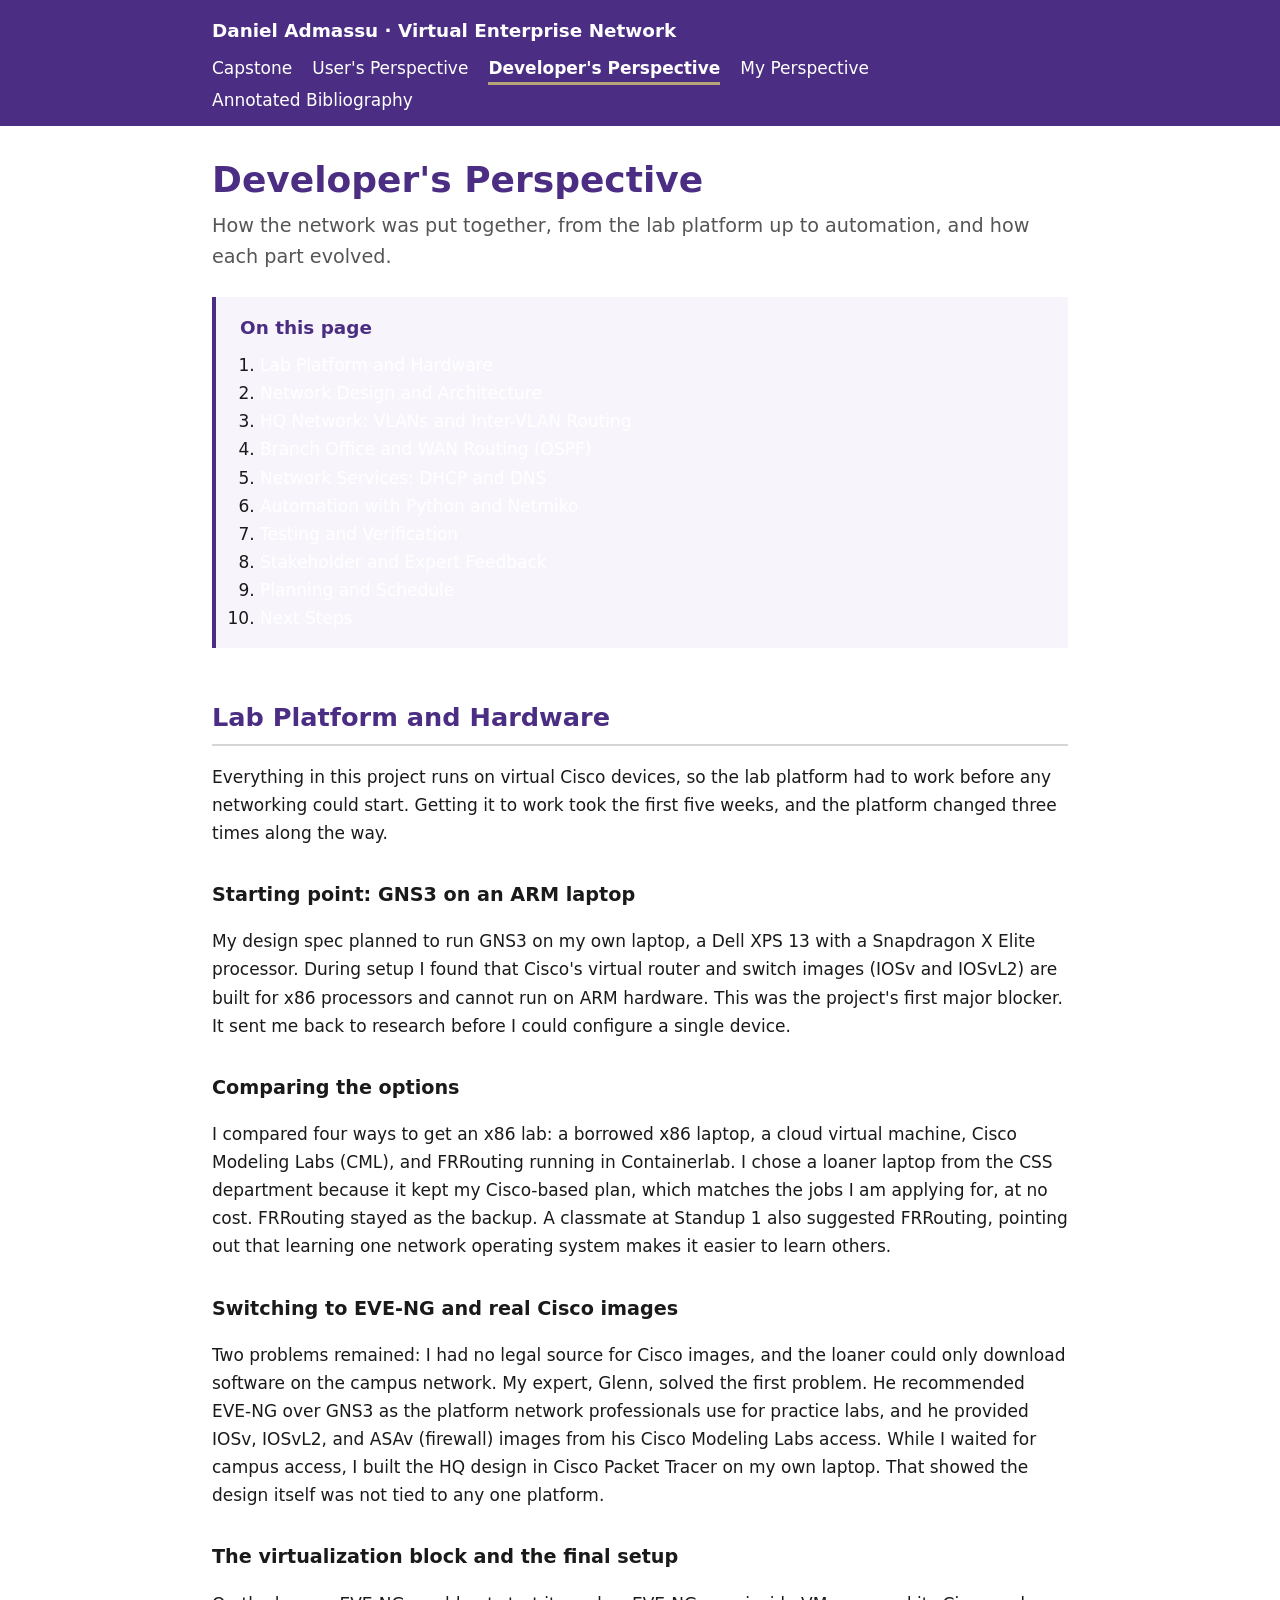
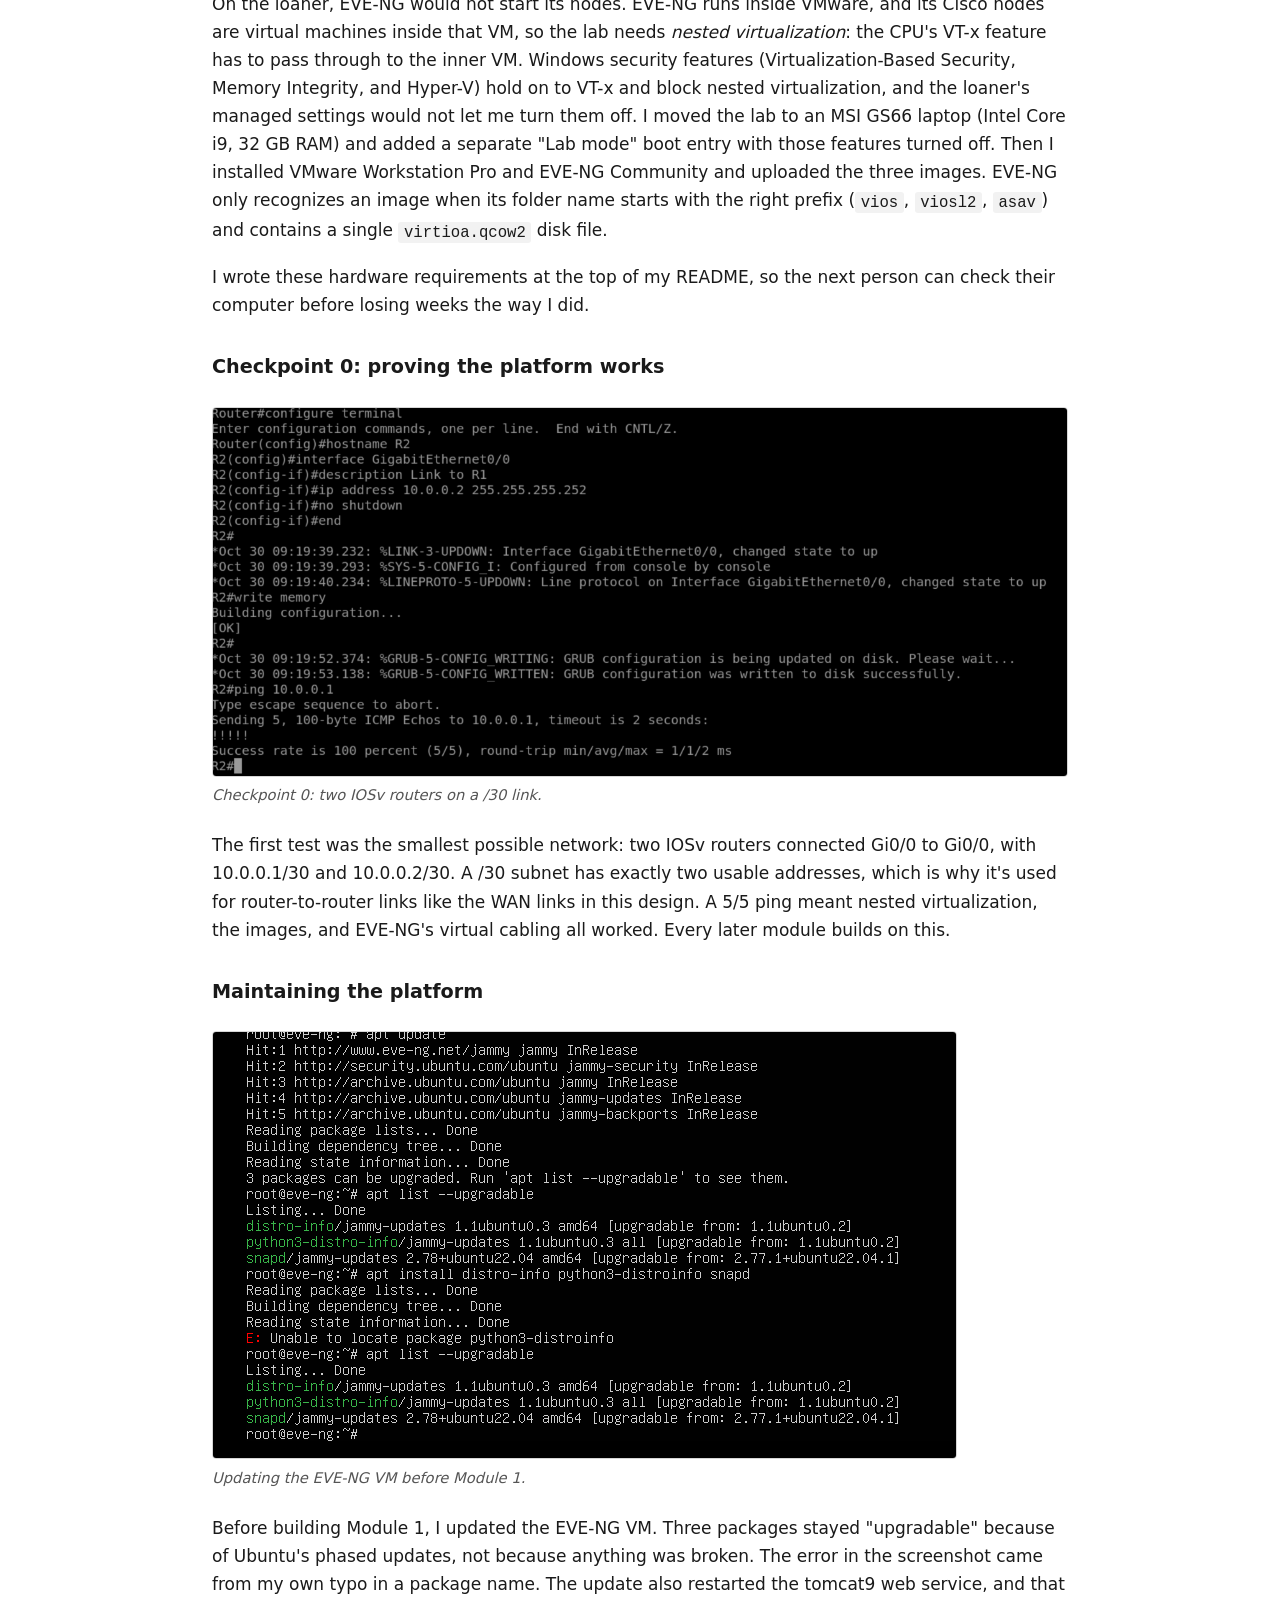
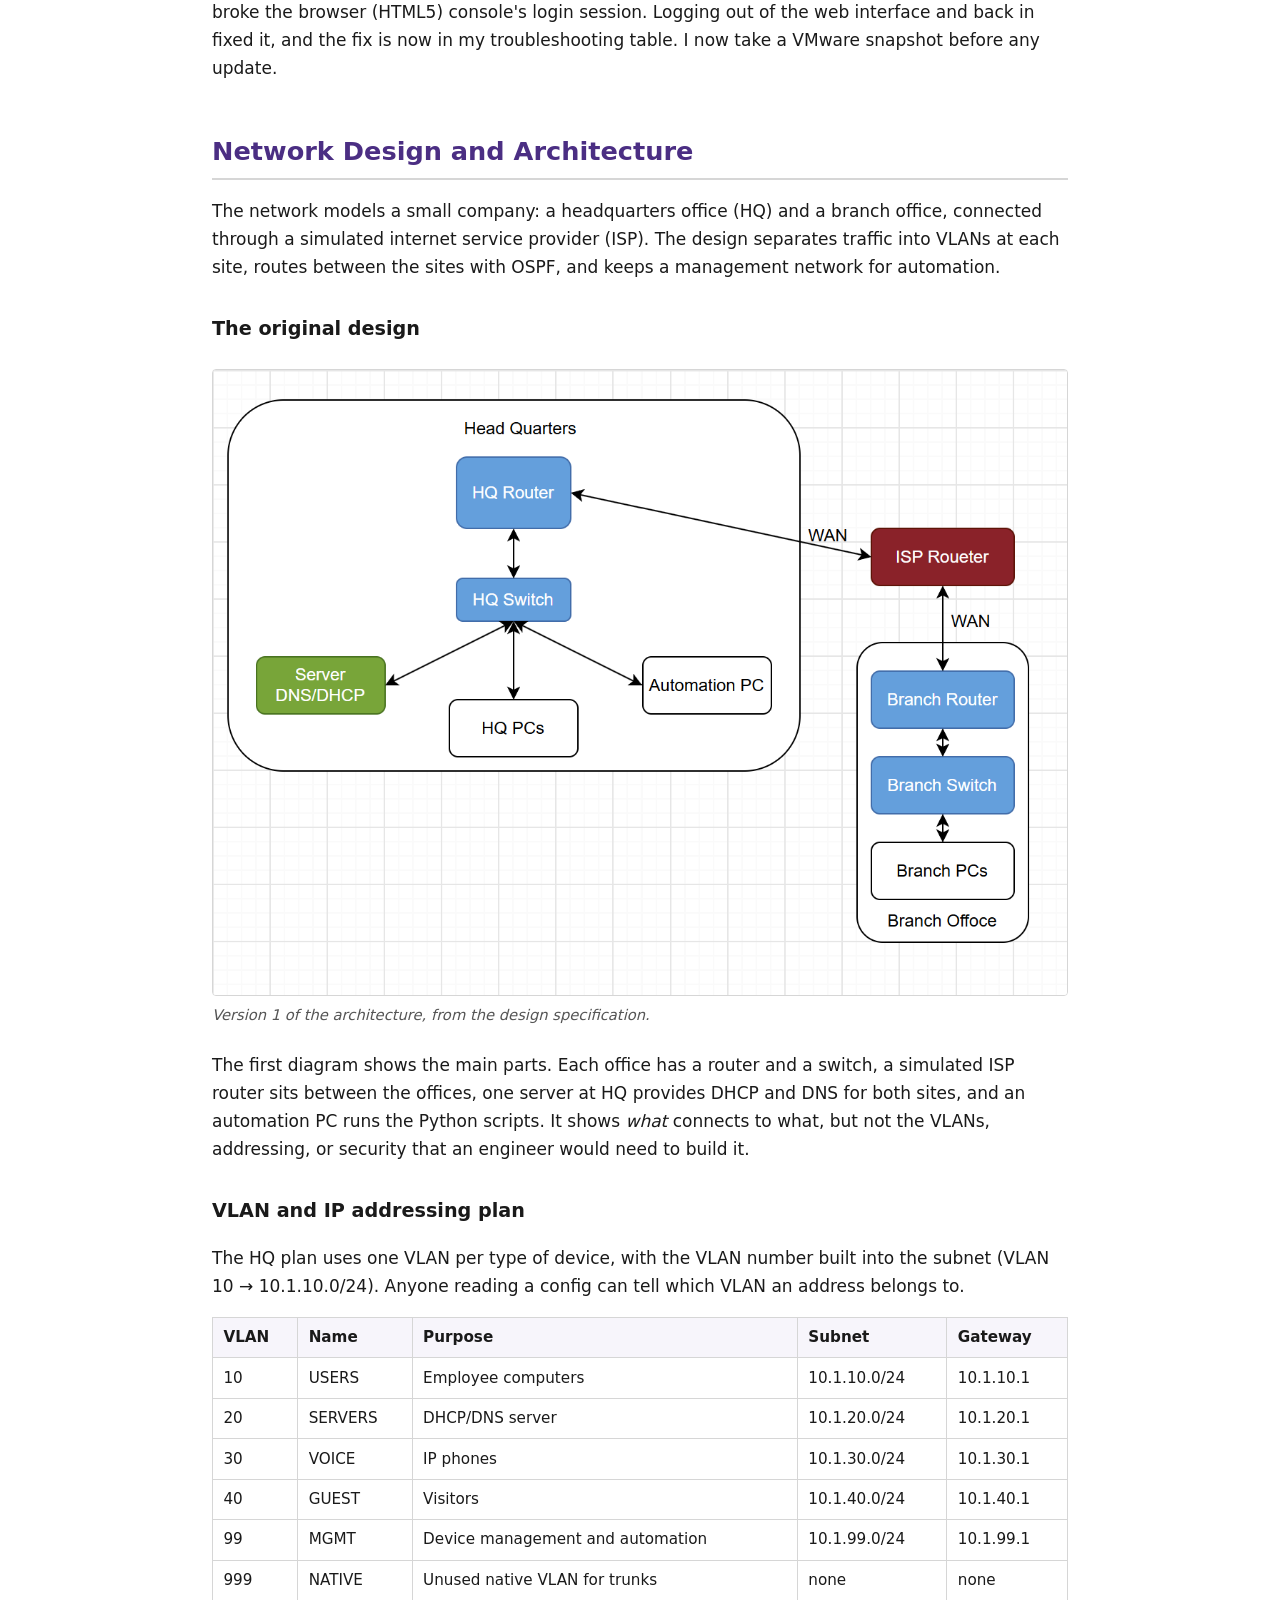
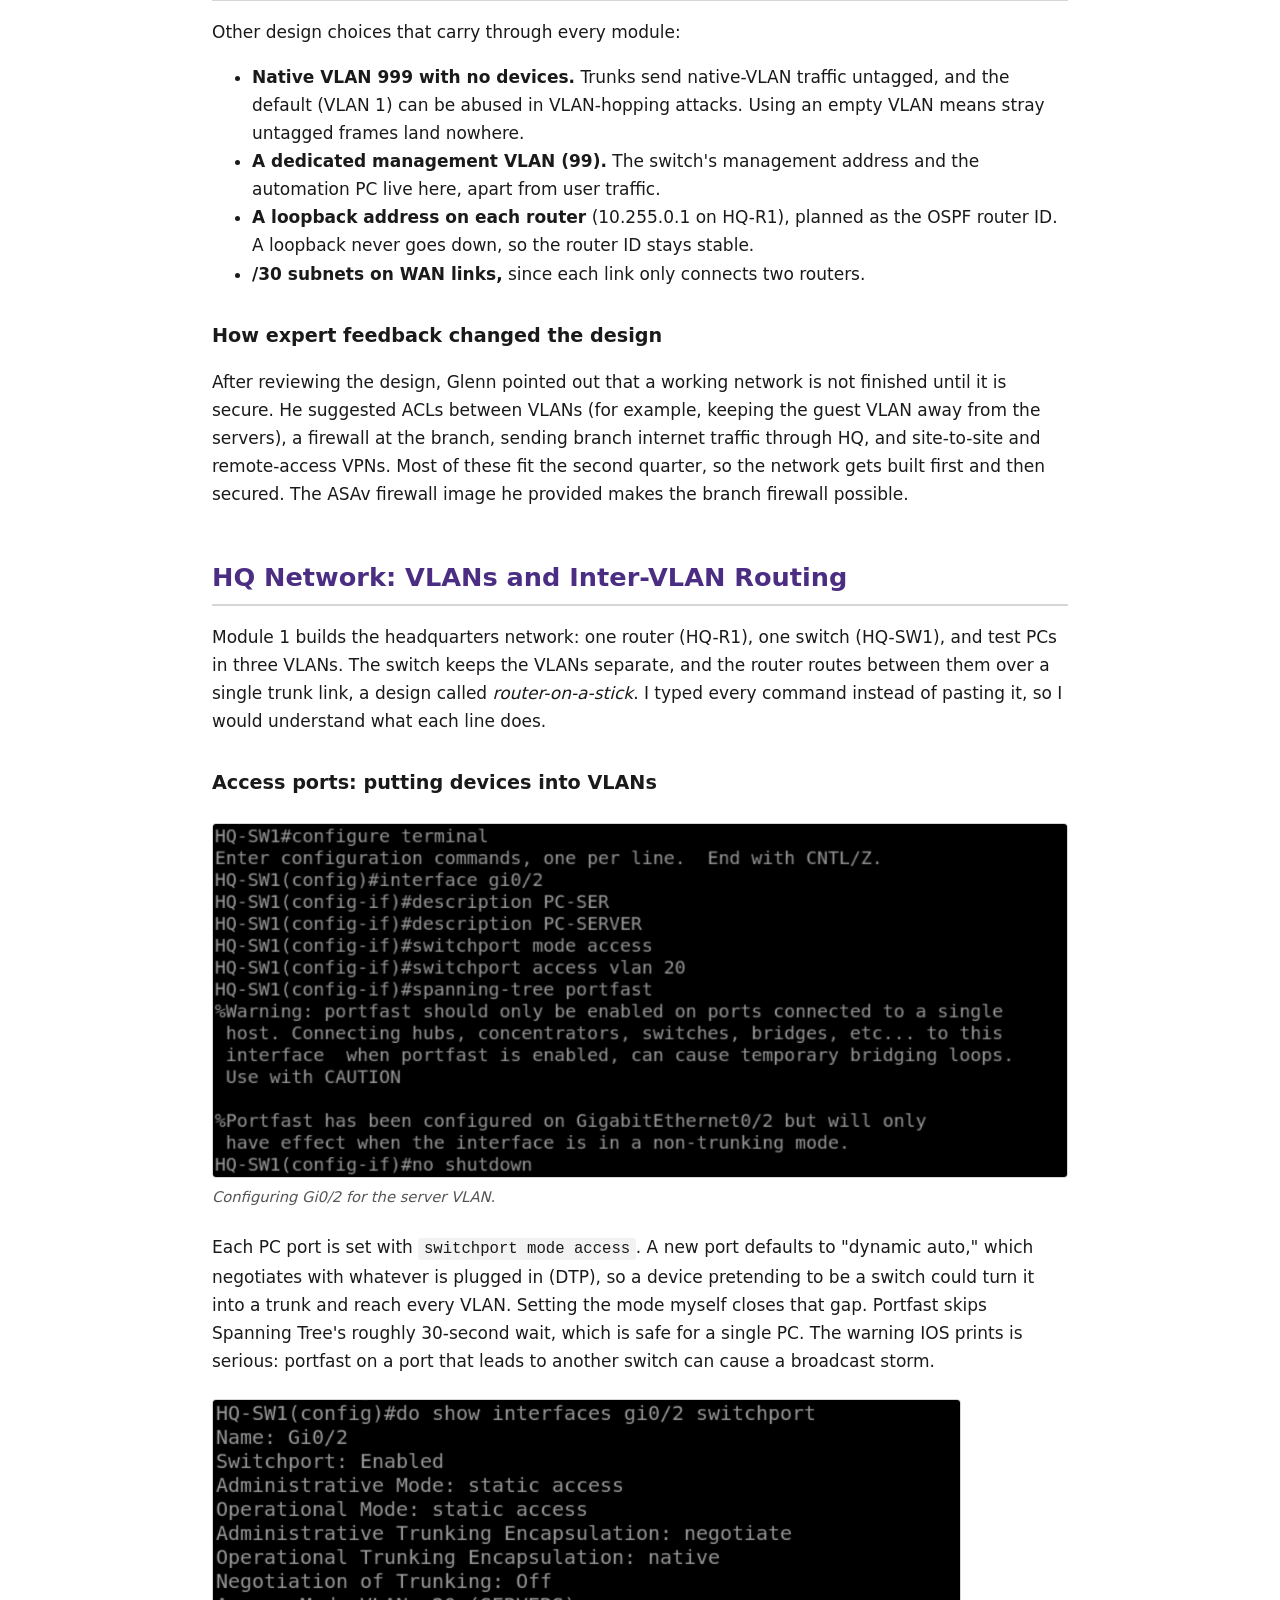
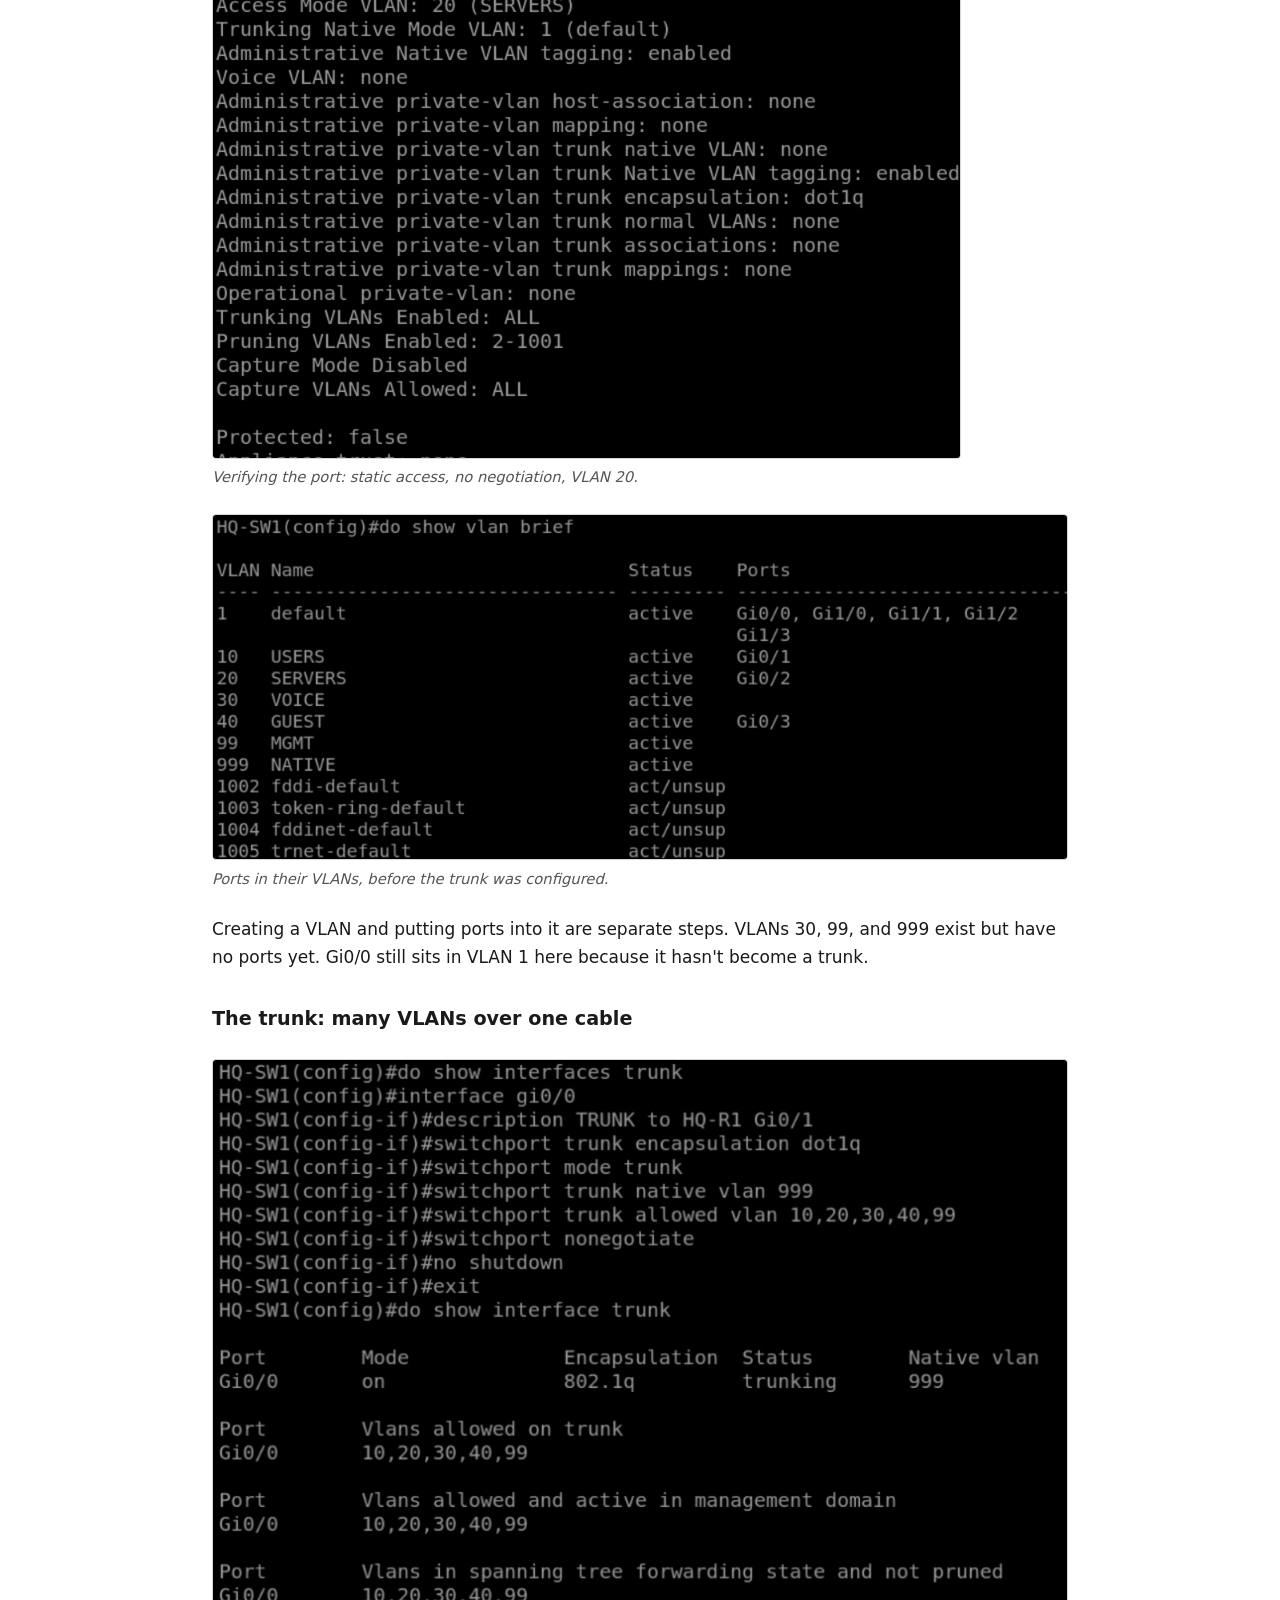
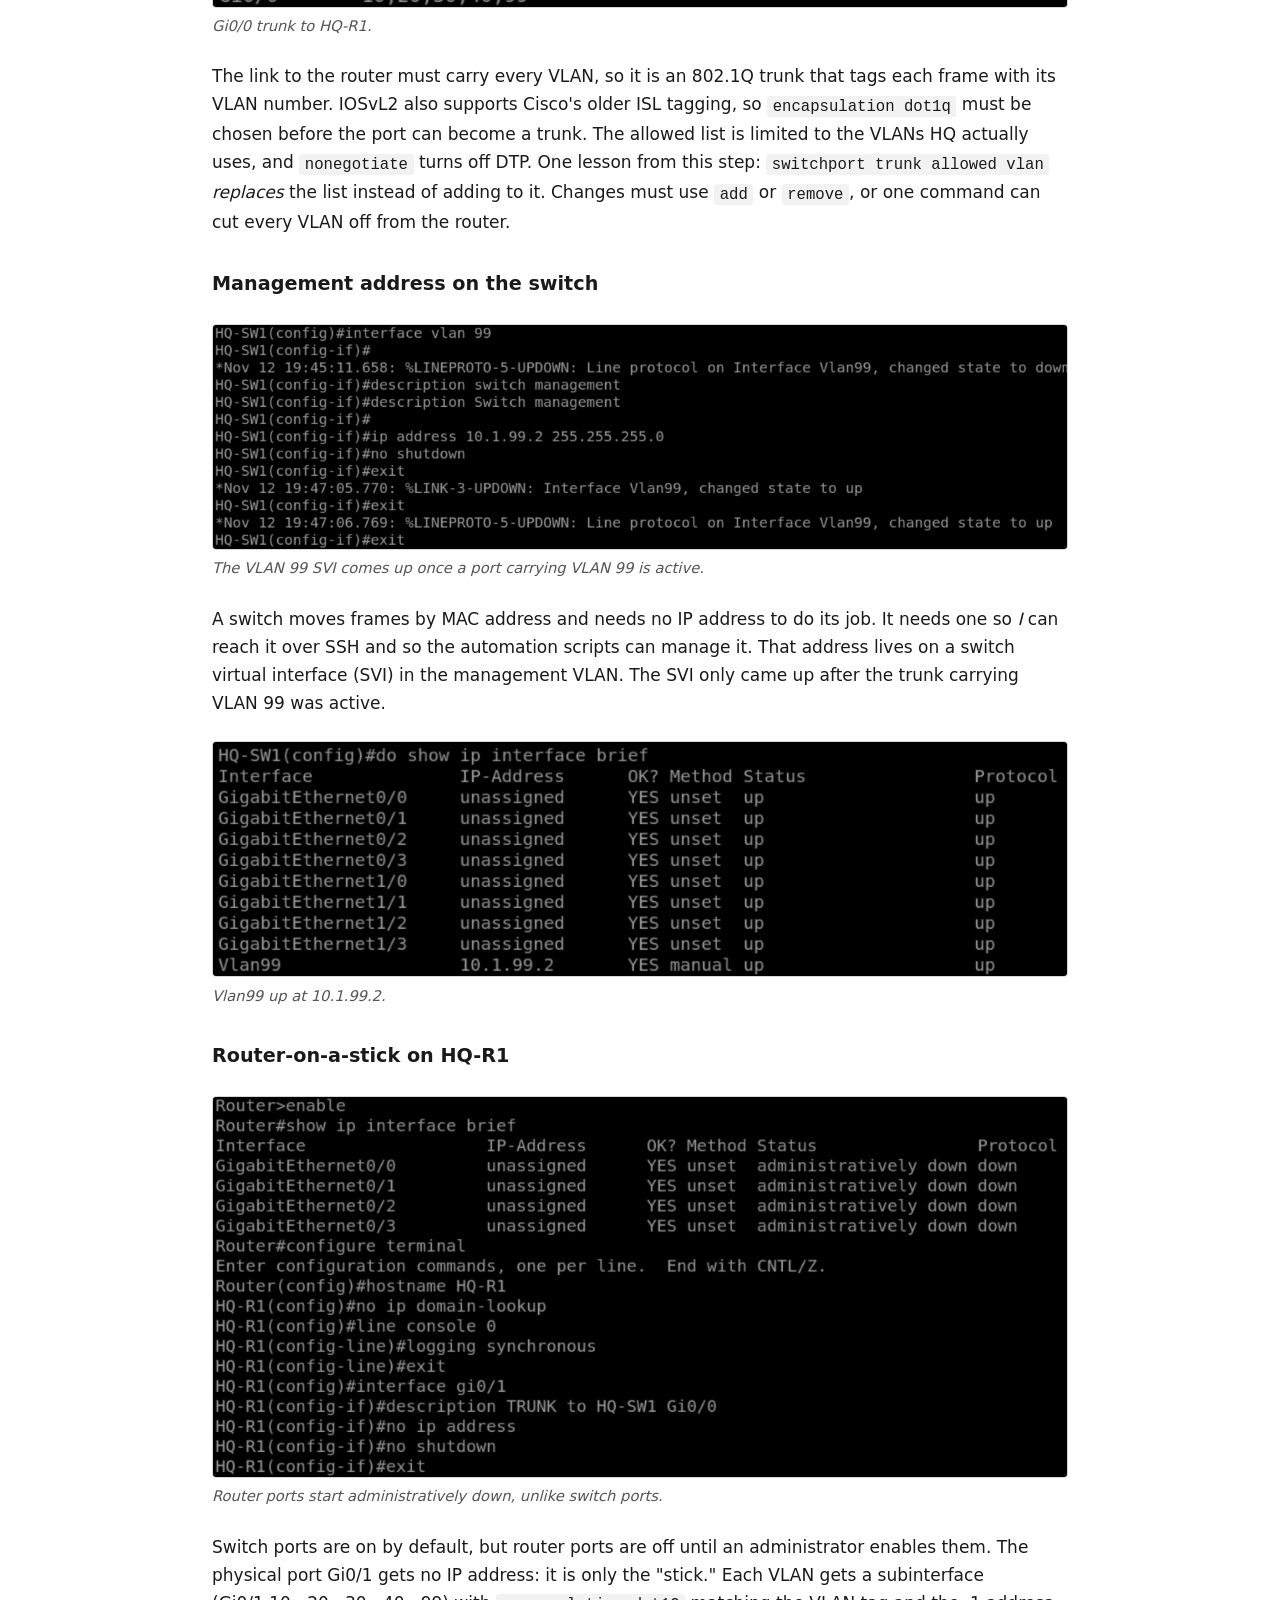
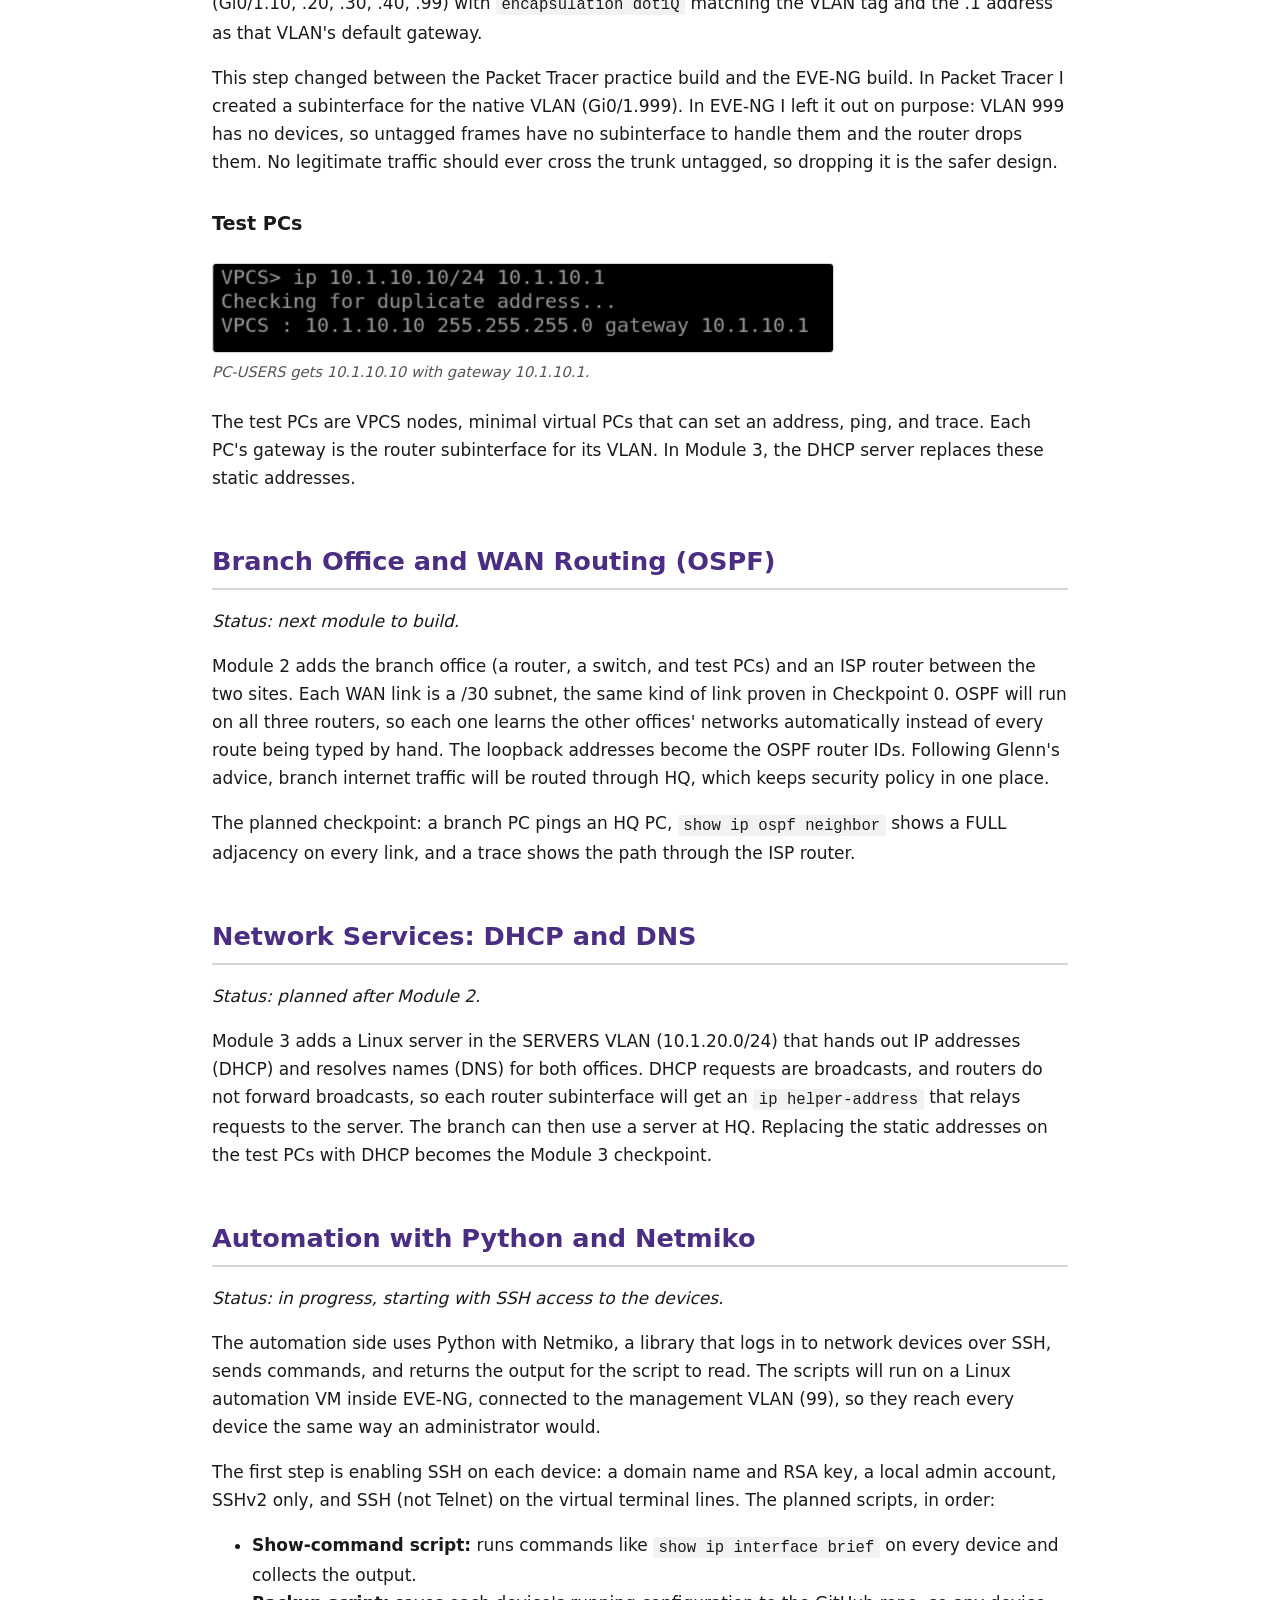
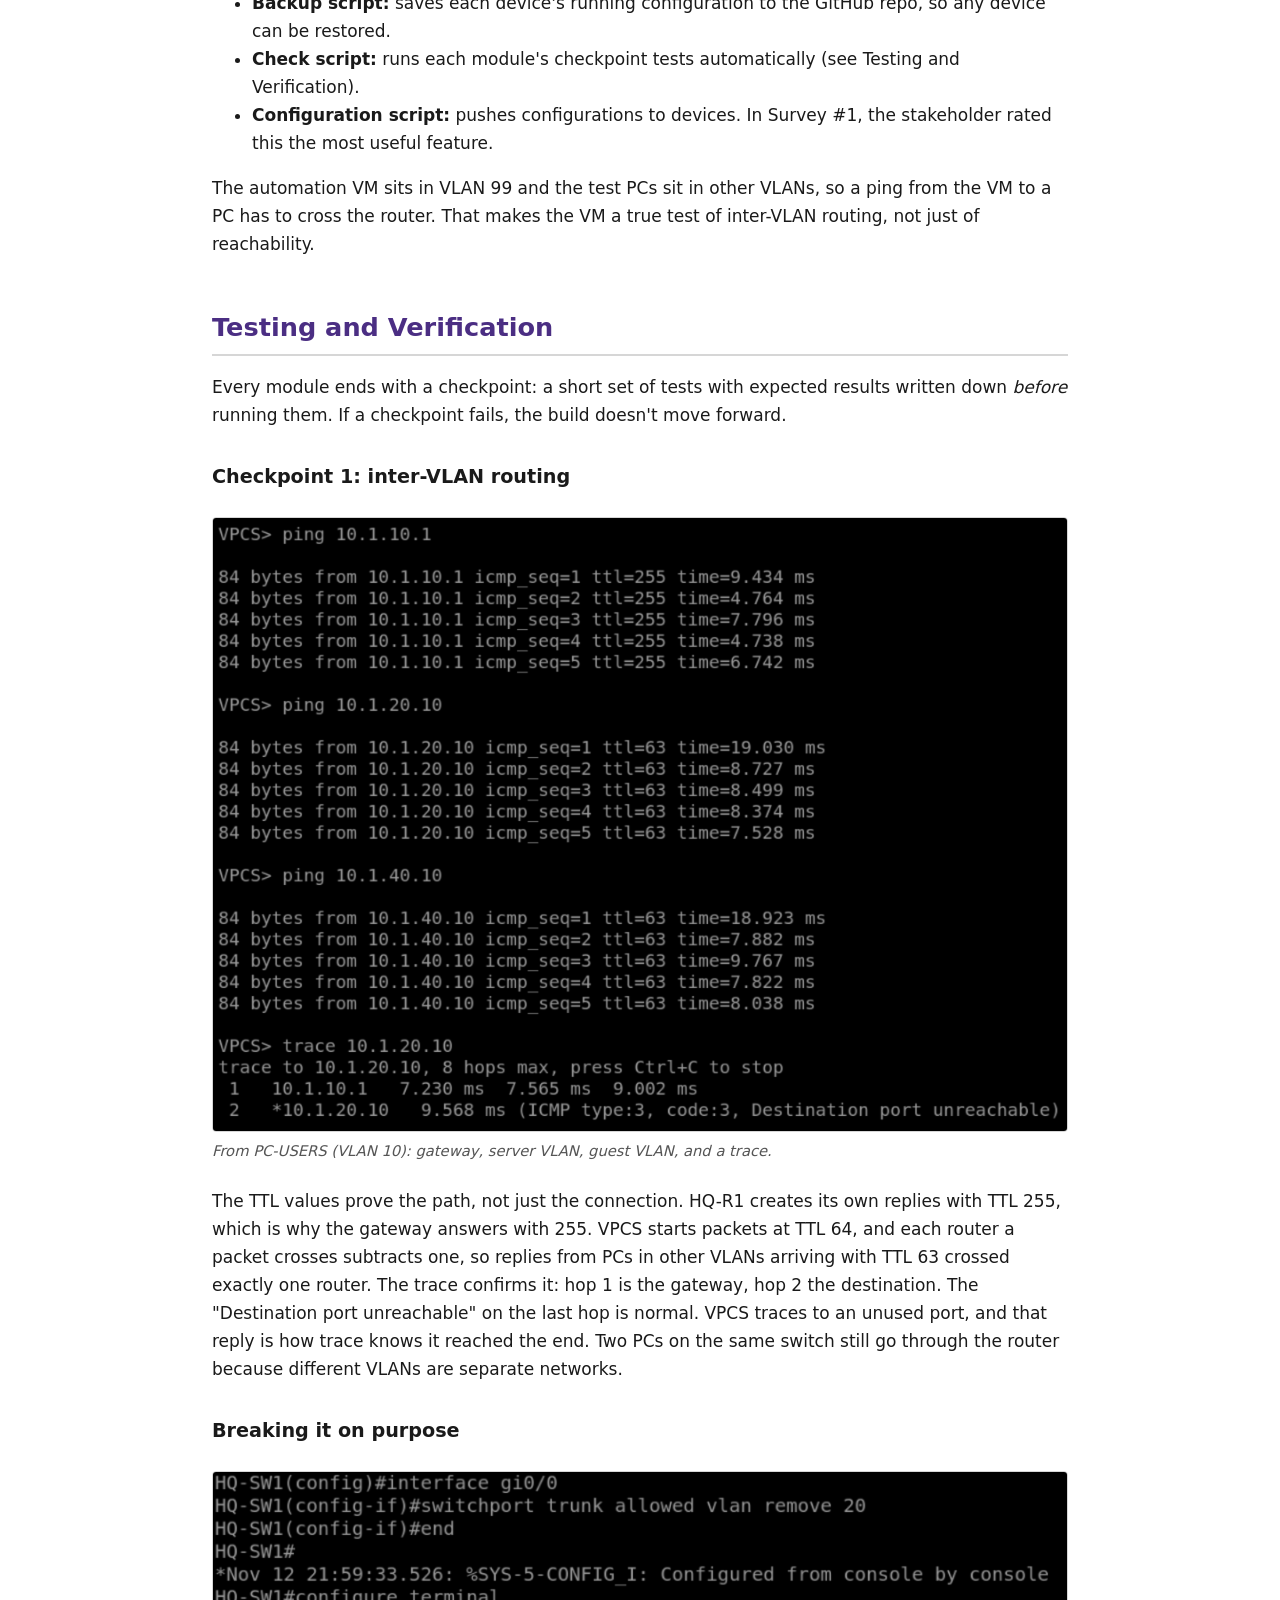
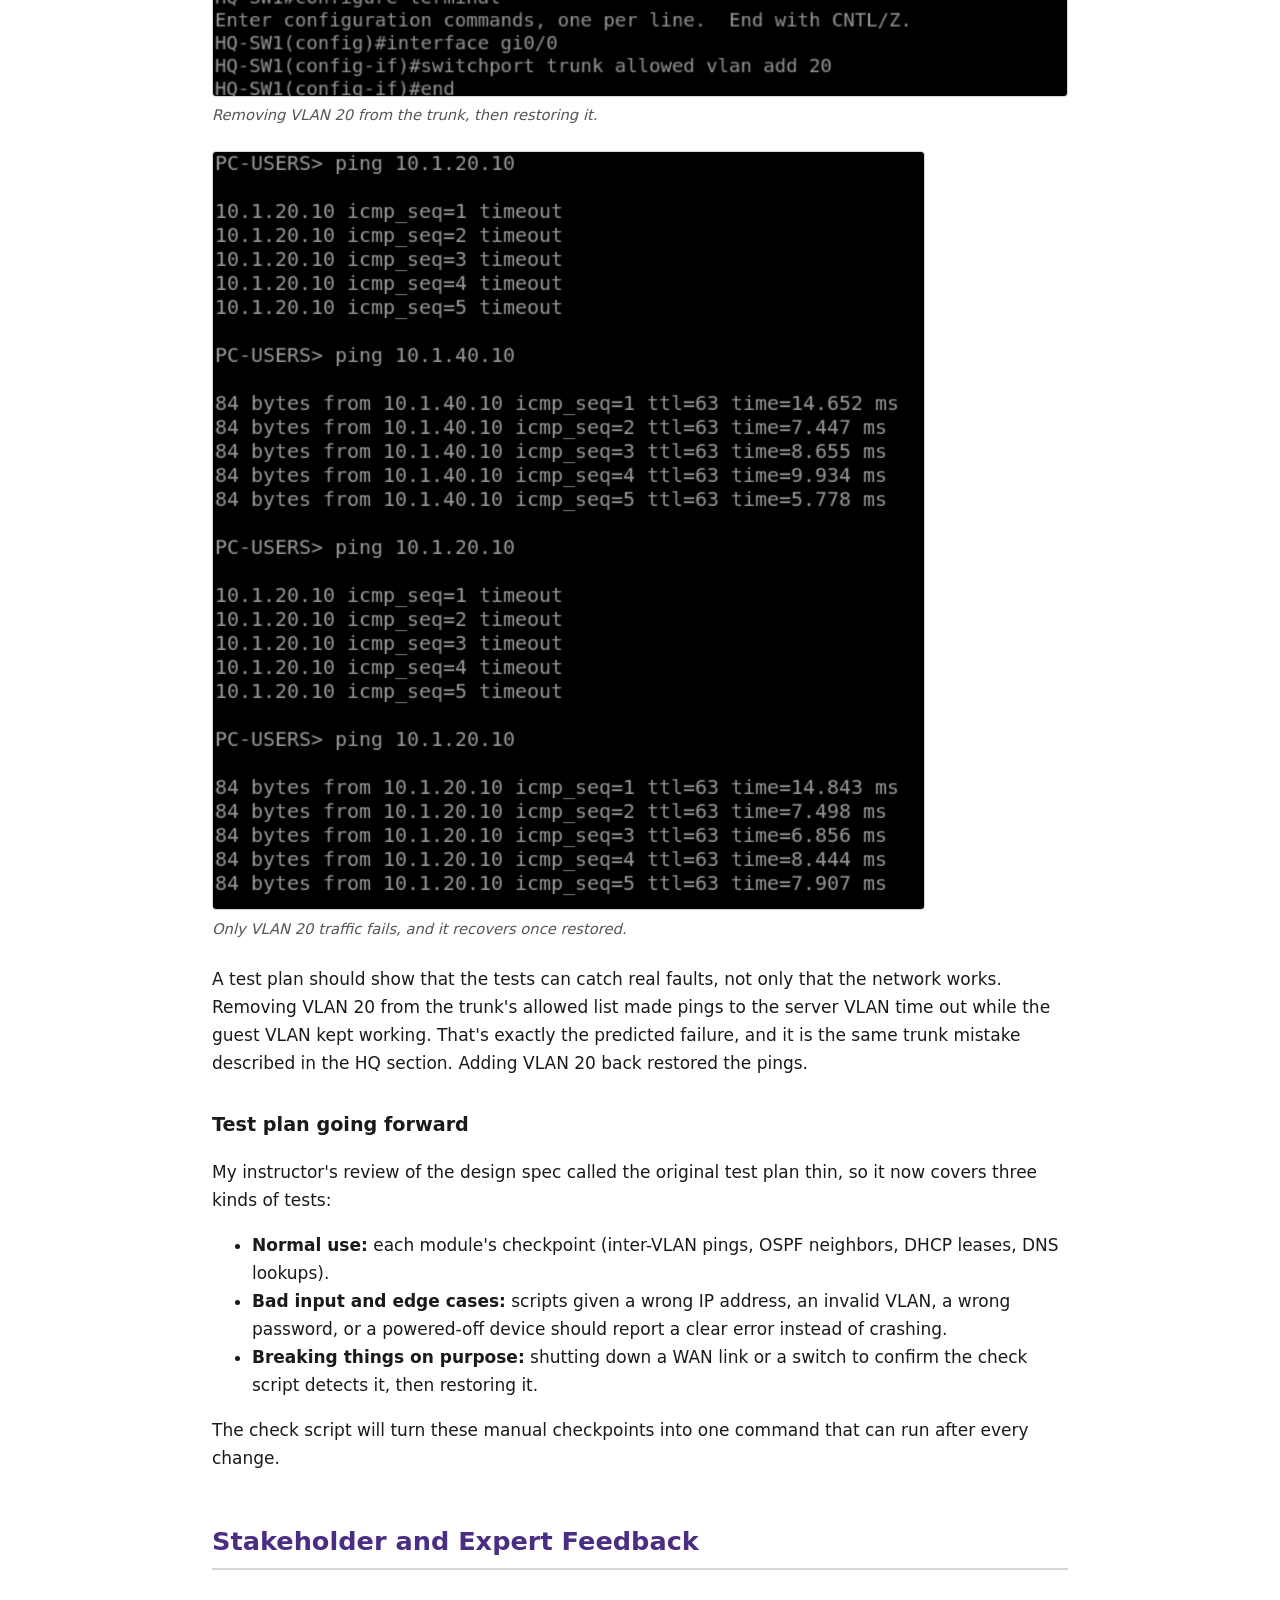
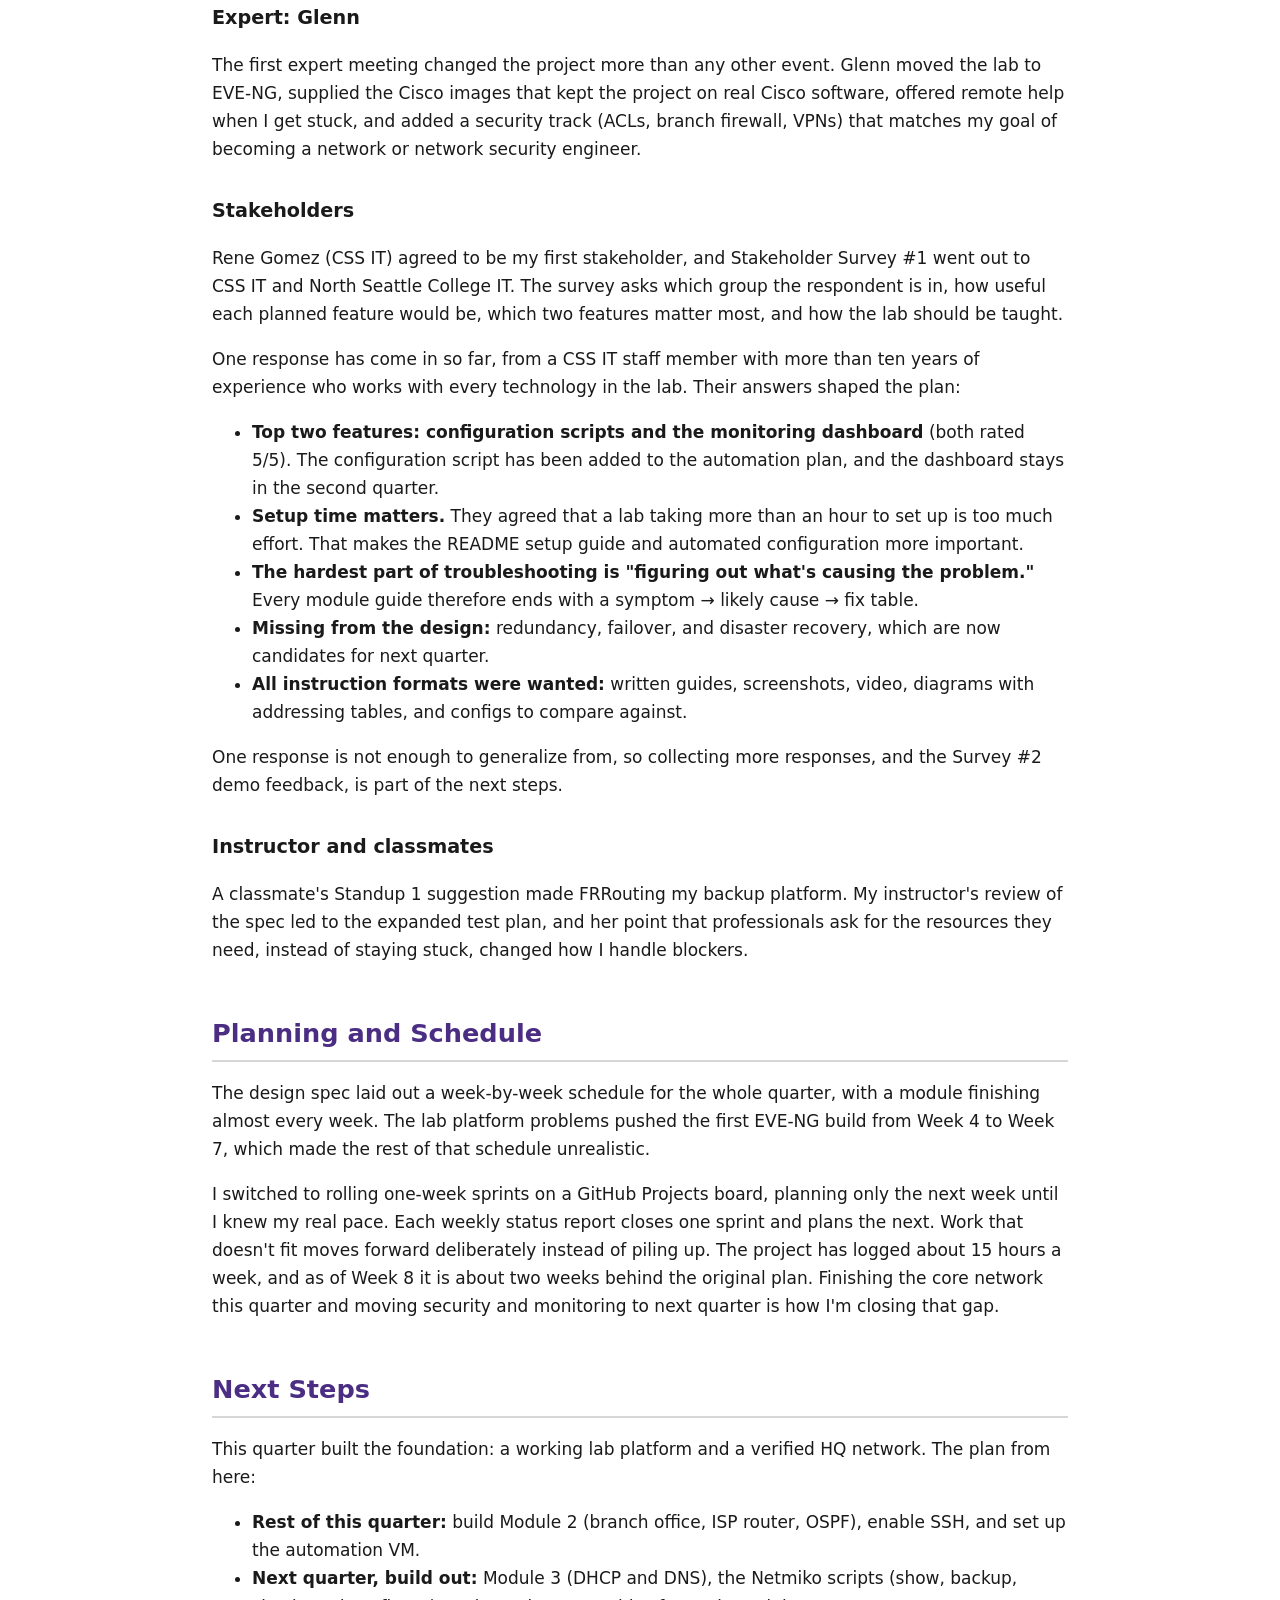
<file: developers-perspective.html>
<!DOCTYPE html>
<html lang="en">
<head>
  <meta charset="utf-8">
  <meta name="viewport" content="width=device-width, initial-scale=1">
  <title>Developer's Perspective | Daniel Admassu – Capstone</title>
  <style>
    :root { --text:#1a1a1a; --bg:#ffffff; --accent:#4b2e83; --muted:#555; --line:#d6d6d6; --code-bg:#f2f2f2; }
    * { box-sizing:border-box; }
    body { margin:0; font-family:system-ui,-apple-system,"Segoe UI",Roboto,Arial,sans-serif; font-size:1.0625rem; line-height:1.65; color:var(--text); background:var(--bg); }
    .skip-link { position:absolute; left:-999px; top:0; background:var(--accent); color:#fff; padding:.5rem 1rem; z-index:10; }
    .skip-link:focus { left:0; }
    header { background:var(--accent); color:#fff; }
    .header-inner, main, footer .footer-inner { max-width:56rem; margin:0 auto; padding:0 1.25rem; }
    .site-name { display:block; padding:1rem 0 .5rem; color:#fff; font-weight:700; font-size:1.15rem; text-decoration:none; }
    nav ul { list-style:none; margin:0; padding:0 0 .75rem; display:flex; flex-wrap:wrap; gap:.25rem 1.25rem; }
    nav a { color:#fff; text-decoration:none; padding:.25rem 0; border-bottom:3px solid transparent; }
    nav a:hover, nav a:focus { border-bottom-color:#fff; }
    nav a[aria-current="page"] { border-bottom-color:#b7a57a; font-weight:700; }
    main { padding-top:2rem; padding-bottom:3rem; }
    h1 { font-size:2.25rem; line-height:1.2; margin:0 0 .5rem; color:var(--accent); }
    .intro { font-size:1.2rem; color:var(--muted); margin-top:0; }
    h2 { font-size:1.6rem; color:var(--accent); margin:3rem 0 .75rem; padding-bottom:.35rem; border-bottom:2px solid var(--line); }
    h3 { font-size:1.2rem; margin:2rem 0 .5rem; }
    .toc { background:#f7f5fb; border-left:4px solid var(--accent); padding:1rem 1.5rem; margin:1.5rem 0 2rem; }
    .toc h2 { margin:0 0 .5rem; font-size:1.15rem; border:0; padding:0; }
    .toc ol { margin:0; padding-left:1.25rem; }
    a { color:var(--accent); }
    code { background:var(--code-bg); padding:.1rem .35rem; border-radius:3px; font-size:.92em; }
    figure { margin:1.5rem 0; }
    figure img { max-width:100%; height:auto; border:1px solid var(--line); border-radius:4px; display:block; }
    figcaption { font-size:.92rem; color:var(--muted); margin-top:.4rem; font-style:italic; }
    table { border-collapse:collapse; width:100%; margin:1rem 0; font-size:.95rem; }
    th, td { border:1px solid var(--line); padding:.45rem .65rem; text-align:left; }
    th { background:#f7f5fb; }
    footer { border-top:1px solid var(--line); color:var(--muted); font-size:.92rem; }
    footer .footer-inner { padding-top:1.25rem; padding-bottom:1.25rem; }
  </style>
</head>
<body>
  <a class="skip-link" href="#main">Skip to content</a>
  <header>
    <div class="header-inner">
      <a class="site-name" href="index.html">Daniel Admassu · Virtual Enterprise Network</a>
      <nav aria-label="Main">
        <ul>
        <li><a href="index.html">Capstone</a></li>
        <li><a href="users-perspective.html">User's Perspective</a></li>
        <li><a href="developers-perspective.html" aria-current="page">Developer's Perspective</a></li>
        <li><a href="my-perspective.html">My Perspective</a></li>
        <li><a href="annotated-bibliography.html">Annotated Bibliography</a></li>
        </ul>
      </nav>
    </div>
  </header>

  <main id="main">
    <h1>Developer's Perspective</h1>
    <p class="intro">How the network was put together, from the lab platform up to automation, and how each part evolved.</p>

    <nav class="toc" aria-label="On this page">
      <h2>On this page</h2>
      <ol>
        <li><a href="#lab-platform">Lab Platform and Hardware</a></li>
        <li><a href="#network-design">Network Design and Architecture</a></li>
        <li><a href="#hq-network">HQ Network: VLANs and Inter-VLAN Routing</a></li>
        <li><a href="#branch-wan">Branch Office and WAN Routing (OSPF)</a></li>
        <li><a href="#services">Network Services: DHCP and DNS</a></li>
        <li><a href="#automation">Automation with Python and Netmiko</a></li>
        <li><a href="#testing">Testing and Verification</a></li>
        <li><a href="#feedback">Stakeholder and Expert Feedback</a></li>
        <li><a href="#schedule">Planning and Schedule</a></li>
        <li><a href="#next-steps">Next Steps</a></li>
      </ol>
    </nav>

    <section id="lab-platform">
      <h2>Lab Platform and Hardware</h2>
<p>Everything in this project runs on virtual Cisco devices, so the lab platform had to work before any networking could start. Getting it to work took the first five weeks, and the platform changed three times along the way.</p>

<h3>Starting point: GNS3 on an ARM laptop</h3>
<p>My design spec planned to run GNS3 on my own laptop, a Dell XPS 13 with a Snapdragon X Elite processor. During setup I found that Cisco's virtual router and switch images (IOSv and IOSvL2) are built for x86 processors and cannot run on ARM hardware. This was the project's first major blocker. It sent me back to research before I could configure a single device.</p>

<h3>Comparing the options</h3>
<p>I compared four ways to get an x86 lab: a borrowed x86 laptop, a cloud virtual machine, Cisco Modeling Labs (CML), and FRRouting running in Containerlab. I chose a loaner laptop from the CSS department because it kept my Cisco-based plan, which matches the jobs I am applying for, at no cost. FRRouting stayed as the backup. A classmate at Standup 1 also suggested FRRouting, pointing out that learning one network operating system makes it easier to learn others.</p>
<!-- TODO: add your Week 3 lab-platform comparison table or screenshot here -->

<h3>Switching to EVE-NG and real Cisco images</h3>
<p>Two problems remained: I had no legal source for Cisco images, and the loaner could only download software on the campus network. My expert, Glenn, solved the first problem. He recommended EVE-NG over GNS3 as the platform network professionals use for practice labs, and he provided IOSv, IOSvL2, and ASAv (firewall) images from his Cisco Modeling Labs access. While I waited for campus access, I built the HQ design in Cisco Packet Tracer on my own laptop. That showed the design itself was not tied to any one platform.</p>
<!-- TODO: add the Packet Tracer topology screenshot from your Week 4 report -->

<h3>The virtualization block and the final setup</h3>
<p>On the loaner, EVE-NG would not start its nodes. EVE-NG runs inside VMware, and its Cisco nodes are virtual machines inside that VM, so the lab needs <em>nested virtualization</em>: the CPU's VT-x feature has to pass through to the inner VM. Windows security features (Virtualization-Based Security, Memory Integrity, and Hyper-V) hold on to VT-x and block nested virtualization, and the loaner's managed settings would not let me turn them off. I moved the lab to an MSI GS66 laptop (Intel Core i9, 32 GB RAM) and added a separate "Lab mode" boot entry with those features turned off. Then I installed VMware Workstation Pro and EVE-NG Community and uploaded the three images. EVE-NG only recognizes an image when its folder name starts with the right prefix (<code>vios</code>, <code>viosl2</code>, <code>asav</code>) and contains a single <code>virtioa.qcow2</code> disk file.</p>
<p>I wrote these hardware requirements at the top of my README, so the next person can check their computer before losing weeks the way I did.</p>
<!-- TODO: add the README "Lab Setup" screenshot and the /opt/unetlab/addons/qemu folder listing from your Week 5 report -->

<h3>Checkpoint 0: proving the platform works</h3>
<figure>
  <img src="images/dev/checkpoint0-r2-ping.png" alt="Console of router R2: hostname set, GigabitEthernet0/0 given 10.0.0.2 with a 255.255.255.252 mask, configuration saved, and a ping to 10.0.0.1 succeeding 5 out of 5.">
  <figcaption>Checkpoint 0: two IOSv routers on a /30 link.</figcaption>
</figure>
<p>The first test was the smallest possible network: two IOSv routers connected Gi0/0 to Gi0/0, with 10.0.0.1/30 and 10.0.0.2/30. A /30 subnet has exactly two usable addresses, which is why it's used for router-to-router links like the WAN links in this design. A 5/5 ping meant nested virtualization, the images, and EVE-NG's virtual cabling all worked. Every later module builds on this.</p>

<h3>Maintaining the platform</h3>
<figure>
  <img src="images/dev/eve-ng-apt-update.png" alt="EVE-NG VM terminal showing apt update, three upgradable packages (distro-info, python3-distro-info, snapd), and an 'Unable to locate package' error from a mistyped package name.">
  <figcaption>Updating the EVE-NG VM before Module 1.</figcaption>
</figure>
<p>Before building Module 1, I updated the EVE-NG VM. Three packages stayed "upgradable" because of Ubuntu's phased updates, not because anything was broken. The error in the screenshot came from my own typo in a package name. The update also restarted the tomcat9 web service, and that broke the browser (HTML5) console's login session. Logging out of the web interface and back in fixed it, and the fix is now in my troubleshooting table. I now take a VMware snapshot before any update.</p>
    </section>

    <section id="network-design">
      <h2>Network Design and Architecture</h2>
<p>The network models a small company: a headquarters office (HQ) and a branch office, connected through a simulated internet service provider (ISP). The design separates traffic into VLANs at each site, routes between the sites with OSPF, and keeps a management network for automation.</p>

<h3>The original design</h3>
<figure>
  <img src="images/dev/design-diagram-v1.png" alt="Original architecture diagram: an HQ router, HQ switch, DNS/DHCP server, HQ PCs and automation PC at headquarters; WAN links from the HQ router to an ISP router and from the ISP router to a branch router, branch switch, and branch PCs.">
  <figcaption>Version 1 of the architecture, from the design specification.</figcaption>
</figure>
<p>The first diagram shows the main parts. Each office has a router and a switch, a simulated ISP router sits between the offices, one server at HQ provides DHCP and DNS for both sites, and an automation PC runs the Python scripts. It shows <em>what</em> connects to what, but not the VLANs, addressing, or security that an engineer would need to build it.</p>

<h3>VLAN and IP addressing plan</h3>
<p>The HQ plan uses one VLAN per type of device, with the VLAN number built into the subnet (VLAN 10 → 10.1.10.0/24). Anyone reading a config can tell which VLAN an address belongs to.</p>
<table>
  <thead><tr><th>VLAN</th><th>Name</th><th>Purpose</th><th>Subnet</th><th>Gateway</th></tr></thead>
  <tbody>
    <tr><td>10</td><td>USERS</td><td>Employee computers</td><td>10.1.10.0/24</td><td>10.1.10.1</td></tr>
    <tr><td>20</td><td>SERVERS</td><td>DHCP/DNS server</td><td>10.1.20.0/24</td><td>10.1.20.1</td></tr>
    <tr><td>30</td><td>VOICE</td><td>IP phones</td><td>10.1.30.0/24</td><td>10.1.30.1</td></tr>
    <tr><td>40</td><td>GUEST</td><td>Visitors</td><td>10.1.40.0/24</td><td>10.1.40.1</td></tr>
    <tr><td>99</td><td>MGMT</td><td>Device management and automation</td><td>10.1.99.0/24</td><td>10.1.99.1</td></tr>
    <tr><td>999</td><td>NATIVE</td><td>Unused native VLAN for trunks</td><td>none</td><td>none</td></tr>
  </tbody>
</table>
<p>Other design choices that carry through every module:</p>
<ul>
  <li><strong>Native VLAN 999 with no devices.</strong> Trunks send native-VLAN traffic untagged, and the default (VLAN 1) can be abused in VLAN-hopping attacks. Using an empty VLAN means stray untagged frames land nowhere.</li>
  <li><strong>A dedicated management VLAN (99).</strong> The switch's management address and the automation PC live here, apart from user traffic.</li>
  <li><strong>A loopback address on each router</strong> (10.255.0.1 on HQ-R1), planned as the OSPF router ID. A loopback never goes down, so the router ID stays stable.</li>
  <li><strong>/30 subnets on WAN links,</strong> since each link only connects two routers.</li>
</ul>

<h3>How expert feedback changed the design</h3>
<p>After reviewing the design, Glenn pointed out that a working network is not finished until it is secure. He suggested ACLs between VLANs (for example, keeping the guest VLAN away from the servers), a firewall at the branch, sending branch internet traffic through HQ, and site-to-site and remote-access VPNs. Most of these fit the second quarter, so the network gets built first and then secured. The ASAv firewall image he provided makes the branch firewall possible.</p>
<!-- TODO: draw an updated Version 2 diagram in draw.io (EVE-NG device names, VLANs, subnets, the branch firewall, the automation PC on VLAN 99) and add it here. Also fix the spelling in v1 if you redraw it: "Roueter", "Offoce". -->
    </section>

    <section id="hq-network">
      <h2>HQ Network: VLANs and Inter-VLAN Routing</h2>
<p>Module 1 builds the headquarters network: one router (HQ-R1), one switch (HQ-SW1), and test PCs in three VLANs. The switch keeps the VLANs separate, and the router routes between them over a single trunk link, a design called <em>router-on-a-stick</em>. I typed every command instead of pasting it, so I would understand what each line does.</p>

<h3>Access ports: putting devices into VLANs</h3>
<figure>
  <img src="images/dev/hq-sw1-access-port.png" alt="HQ-SW1 console configuring interface Gi0/2 as an access port in VLAN 20 with portfast; IOS prints a warning that portfast should only be used on ports connected to a single host.">
  <figcaption>Configuring Gi0/2 for the server VLAN.</figcaption>
</figure>
<p>Each PC port is set with <code>switchport mode access</code>. A new port defaults to "dynamic auto," which negotiates with whatever is plugged in (DTP), so a device pretending to be a switch could turn it into a trunk and reach every VLAN. Setting the mode myself closes that gap. Portfast skips Spanning Tree's roughly 30-second wait, which is safe for a single PC. The warning IOS prints is serious: portfast on a port that leads to another switch can cause a broadcast storm.</p>
<figure>
  <img src="images/dev/hq-sw1-switchport.png" alt="Output of show interfaces gi0/2 switchport: Administrative Mode static access, Negotiation of Trunking Off, Access Mode VLAN 20 (SERVERS).">
  <figcaption>Verifying the port: static access, no negotiation, VLAN 20.</figcaption>
</figure>
<figure>
  <img src="images/dev/hq-sw1-vlan-brief.png" alt="Output of show vlan brief: VLANs 10 USERS on Gi0/1, 20 SERVERS on Gi0/2, 40 GUEST on Gi0/3, with VLANs 30, 99 and 999 created but empty.">
  <figcaption>Ports in their VLANs, before the trunk was configured.</figcaption>
</figure>
<p>Creating a VLAN and putting ports into it are separate steps. VLANs 30, 99, and 999 exist but have no ports yet. Gi0/0 still sits in VLAN 1 here because it hasn't become a trunk.</p>

<h3>The trunk: many VLANs over one cable</h3>
<figure>
  <img src="images/dev/hq-sw1-trunk.png" alt="HQ-SW1 configuring Gi0/0 as an 802.1Q trunk with native VLAN 999 and allowed VLANs 10,20,30,40,99; show interface trunk confirms mode on, 802.1q, trunking, native VLAN 999.">
  <figcaption>Gi0/0 trunk to HQ-R1.</figcaption>
</figure>
<p>The link to the router must carry every VLAN, so it is an 802.1Q trunk that tags each frame with its VLAN number. IOSvL2 also supports Cisco's older ISL tagging, so <code>encapsulation dot1q</code> must be chosen before the port can become a trunk. The allowed list is limited to the VLANs HQ actually uses, and <code>nonegotiate</code> turns off DTP. One lesson from this step: <code>switchport trunk allowed vlan</code> <em>replaces</em> the list instead of adding to it. Changes must use <code>add</code> or <code>remove</code>, or one command can cut every VLAN off from the router.</p>

<h3>Management address on the switch</h3>
<figure>
  <img src="images/dev/hq-sw1-svi-vlan99.png" alt="HQ-SW1 creating interface Vlan99 with IP 10.1.99.2/24; log messages show the interface and line protocol changing to up.">
  <figcaption>The VLAN 99 SVI comes up once a port carrying VLAN 99 is active.</figcaption>
</figure>
<p>A switch moves frames by MAC address and needs no IP address to do its job. It needs one so <em>I</em> can reach it over SSH and so the automation scripts can manage it. That address lives on a switch virtual interface (SVI) in the management VLAN. The SVI only came up after the trunk carrying VLAN 99 was active.</p>
<figure>
  <img src="images/dev/hq-sw1-ip-brief.png" alt="show ip interface brief on HQ-SW1: all physical ports unassigned and up, Vlan99 at 10.1.99.2 up/up.">
  <figcaption>Vlan99 up at 10.1.99.2.</figcaption>
</figure>

<h3>Router-on-a-stick on HQ-R1</h3>
<figure>
  <img src="images/dev/hq-r1-basics.png" alt="HQ-R1 console: show ip interface brief shows every interface administratively down; then hostname, no ip domain-lookup, logging synchronous, and Gi0/1 configured with no ip address and no shutdown.">
  <figcaption>Router ports start administratively down, unlike switch ports.</figcaption>
</figure>
<p>Switch ports are on by default, but router ports are off until an administrator enables them. The physical port Gi0/1 gets no IP address: it is only the "stick." Each VLAN gets a subinterface (Gi0/1.10, .20, .30, .40, .99) with <code>encapsulation dot1Q</code> matching the VLAN tag and the .1 address as that VLAN's default gateway.</p>
<p>This step changed between the Packet Tracer practice build and the EVE-NG build. In Packet Tracer I created a subinterface for the native VLAN (Gi0/1.999). In EVE-NG I left it out on purpose: VLAN 999 has no devices, so untagged frames have no subinterface to handle them and the router drops them. No legitimate traffic should ever cross the trunk untagged, so dropping it is the safer design.</p>

<h3>Test PCs</h3>
<figure>
  <img src="images/dev/vpcs-ip.png" alt="VPCS console: ip 10.1.10.10/24 10.1.10.1 sets the PC address and gateway.">
  <figcaption>PC-USERS gets 10.1.10.10 with gateway 10.1.10.1.</figcaption>
</figure>
<p>The test PCs are VPCS nodes, minimal virtual PCs that can set an address, ping, and trace. Each PC's gateway is the router subinterface for its VLAN. In Module 3, the DHCP server replaces these static addresses.</p>
<!-- TODO (optional): link the full Module 1 guide in your repo here -->
    </section>

    <section id="branch-wan">
      <h2>Branch Office and WAN Routing (OSPF)</h2>
<p><em>Status: next module to build.</em></p>
<p>Module 2 adds the branch office (a router, a switch, and test PCs) and an ISP router between the two sites. Each WAN link is a /30 subnet, the same kind of link proven in Checkpoint 0. OSPF will run on all three routers, so each one learns the other offices' networks automatically instead of every route being typed by hand. The loopback addresses become the OSPF router IDs. Following Glenn's advice, branch internet traffic will be routed through HQ, which keeps security policy in one place.</p>
<p>The planned checkpoint: a branch PC pings an HQ PC, <code>show ip ospf neighbor</code> shows a FULL adjacency on every link, and a trace shows the path through the ISP router.</p>
    </section>

    <section id="services">
      <h2>Network Services: DHCP and DNS</h2>
<p><em>Status: planned after Module 2.</em></p>
<p>Module 3 adds a Linux server in the SERVERS VLAN (10.1.20.0/24) that hands out IP addresses (DHCP) and resolves names (DNS) for both offices. DHCP requests are broadcasts, and routers do not forward broadcasts, so each router subinterface will get an <code>ip helper-address</code> that relays requests to the server. The branch can then use a server at HQ. Replacing the static addresses on the test PCs with DHCP becomes the Module 3 checkpoint.</p>
    </section>

    <section id="automation">
      <h2>Automation with Python and Netmiko</h2>
<p><em>Status: in progress, starting with SSH access to the devices.</em></p>
<p>The automation side uses Python with Netmiko, a library that logs in to network devices over SSH, sends commands, and returns the output for the script to read. The scripts will run on a Linux automation VM inside EVE-NG, connected to the management VLAN (99), so they reach every device the same way an administrator would.</p>
<p>The first step is enabling SSH on each device: a domain name and RSA key, a local admin account, SSHv2 only, and SSH (not Telnet) on the virtual terminal lines. The planned scripts, in order:</p>
<ul>
  <li><strong>Show-command script:</strong> runs commands like <code>show ip interface brief</code> on every device and collects the output.</li>
  <li><strong>Backup script:</strong> saves each device's running configuration to the GitHub repo, so any device can be restored.</li>
  <li><strong>Check script:</strong> runs each module's checkpoint tests automatically (see Testing and Verification).</li>
  <li><strong>Configuration script:</strong> pushes configurations to devices. In Survey #1, the stakeholder rated this the most useful feature.</li>
</ul>
<p>The automation VM sits in VLAN 99 and the test PCs sit in other VLANs, so a ping from the VM to a PC has to cross the router. That makes the VM a true test of inter-VLAN routing, not just of reachability.</p>
    </section>

    <section id="testing">
      <h2>Testing and Verification</h2>
<p>Every module ends with a checkpoint: a short set of tests with expected results written down <em>before</em> running them. If a checkpoint fails, the build doesn't move forward.</p>

<h3>Checkpoint 1: inter-VLAN routing</h3>
<figure>
  <img src="images/dev/checkpoint1-ping-trace.png" alt="VPCS on PC-USERS: ping to gateway 10.1.10.1 replies with ttl=255; pings to 10.1.20.10 and 10.1.40.10 reply with ttl=63; trace to 10.1.20.10 shows hop 1 at 10.1.10.1 and hop 2 at 10.1.20.10.">
  <figcaption>From PC-USERS (VLAN 10): gateway, server VLAN, guest VLAN, and a trace.</figcaption>
</figure>
<p>The TTL values prove the path, not just the connection. HQ-R1 creates its own replies with TTL 255, which is why the gateway answers with 255. VPCS starts packets at TTL 64, and each router a packet crosses subtracts one, so replies from PCs in other VLANs arriving with TTL 63 crossed exactly one router. The trace confirms it: hop 1 is the gateway, hop 2 the destination. The "Destination port unreachable" on the last hop is normal. VPCS traces to an unused port, and that reply is how trace knows it reached the end. Two PCs on the same switch still go through the router because different VLANs are separate networks.</p>

<h3>Breaking it on purpose</h3>
<figure>
  <img src="images/dev/break-it-trunk-config.png" alt="HQ-SW1: switchport trunk allowed vlan remove 20 on Gi0/0, then switchport trunk allowed vlan add 20 to restore it.">
  <figcaption>Removing VLAN 20 from the trunk, then restoring it.</figcaption>
</figure>
<figure>
  <img src="images/dev/break-it-results.png" alt="PC-USERS pings: 10.1.20.10 times out, 10.1.40.10 still replies with ttl=63, 10.1.20.10 times out again, then replies with ttl=63 after VLAN 20 is restored.">
  <figcaption>Only VLAN 20 traffic fails, and it recovers once restored.</figcaption>
</figure>
<p>A test plan should show that the tests can catch real faults, not only that the network works. Removing VLAN 20 from the trunk's allowed list made pings to the server VLAN time out while the guest VLAN kept working. That's exactly the predicted failure, and it is the same trunk mistake described in the HQ section. Adding VLAN 20 back restored the pings.</p>

<h3>Test plan going forward</h3>
<p>My instructor's review of the design spec called the original test plan thin, so it now covers three kinds of tests:</p>
<ul>
  <li><strong>Normal use:</strong> each module's checkpoint (inter-VLAN pings, OSPF neighbors, DHCP leases, DNS lookups).</li>
  <li><strong>Bad input and edge cases:</strong> scripts given a wrong IP address, an invalid VLAN, a wrong password, or a powered-off device should report a clear error instead of crashing.</li>
  <li><strong>Breaking things on purpose:</strong> shutting down a WAN link or a switch to confirm the check script detects it, then restoring it.</li>
</ul>
<p>The check script will turn these manual checkpoints into one command that can run after every change.</p>
    </section>

    <section id="feedback">
      <h2>Stakeholder and Expert Feedback</h2>
<h3>Expert: Glenn</h3>
<p>The first expert meeting changed the project more than any other event. Glenn moved the lab to EVE-NG, supplied the Cisco images that kept the project on real Cisco software, offered remote help when I get stuck, and added a security track (ACLs, branch firewall, VPNs) that matches my goal of becoming a network or network security engineer.</p>
<!-- TODO: add notes from expert meeting #2 when it happens -->

<h3>Stakeholders</h3>
<p>Rene Gomez (CSS IT) agreed to be my first stakeholder, and Stakeholder Survey #1 went out to CSS IT and North Seattle College IT. <!-- TODO: confirm the survey actually reached North Seattle College IT; if not, change this sentence --> The survey asks which group the respondent is in, how useful each planned feature would be, which two features matter most, and how the lab should be taught.</p>
<!-- TODO: add a screenshot of the survey form -->
<p>One response has come in so far, from a CSS IT staff member with more than ten years of experience who works with every technology in the lab. Their answers shaped the plan:</p>
<ul>
  <li><strong>Top two features: configuration scripts and the monitoring dashboard</strong> (both rated 5/5). The configuration script has been added to the automation plan, and the dashboard stays in the second quarter.</li>
  <li><strong>Setup time matters.</strong> They agreed that a lab taking more than an hour to set up is too much effort. That makes the README setup guide and automated configuration more important.</li>
  <li><strong>The hardest part of troubleshooting is "figuring out what's causing the problem."</strong> Every module guide therefore ends with a symptom → likely cause → fix table.</li>
  <li><strong>Missing from the design:</strong> redundancy, failover, and disaster recovery, which are now candidates for next quarter.</li>
  <li><strong>All instruction formats were wanted:</strong> written guides, screenshots, video, diagrams with addressing tables, and configs to compare against.</li>
</ul>
<p>One response is not enough to generalize from, so collecting more responses, and the Survey #2 demo feedback, is part of the next steps.</p>

<h3>Instructor and classmates</h3>
<p>A classmate's Standup 1 suggestion made FRRouting my backup platform. My instructor's review of the spec led to the expanded test plan, and her point that professionals ask for the resources they need, instead of staying stuck, changed how I handle blockers.</p>
    </section>

    <section id="schedule">
      <h2>Planning and Schedule</h2>
<p>The design spec laid out a week-by-week schedule for the whole quarter, with a module finishing almost every week. The lab platform problems pushed the first EVE-NG build from Week 4 to Week 7, which made the rest of that schedule unrealistic.</p>
<p>I switched to rolling one-week sprints on a GitHub Projects board, planning only the next week until I knew my real pace. Each weekly status report closes one sprint and plans the next. Work that doesn't fit moves forward deliberately instead of piling up. The project has logged about 15 hours a week, and as of Week 8 it is about two weeks behind the original plan. Finishing the core network this quarter and moving security and monitoring to next quarter is how I'm closing that gap.</p>
<!-- TODO: add a screenshot of your GitHub Projects board, and optionally a small table of original vs. actual week for each module -->
    </section>

    <section id="next-steps">
      <h2>Next Steps</h2>
<p>This quarter built the foundation: a working lab platform and a verified HQ network. The plan from here:</p>
<ul>
  <li><strong>Rest of this quarter:</strong> build Module 2 (branch office, ISP router, OSPF), enable SSH, and set up the automation VM.</li>
  <li><strong>Next quarter, build out:</strong> Module 3 (DHCP and DNS), the Netmiko scripts (show, backup, check, and configure), and step-by-step guides for each module.</li>
  <li><strong>Next quarter, secure and monitor:</strong> ACLs between VLANs, the ASAv firewall at the branch, site-to-site and remote-access VPNs, and the monitoring dashboard.</li>
  <li><strong>Measure success:</strong> time manual configuration against the scripts, have someone else rebuild the lab from the README, and run Survey #2 with a demo.</li>
</ul>
    </section>
  </main>

  <footer>
    <div class="footer-inner">CSS 497 Capstone · UW · 2026–2027 · <a href="index.html">Capstone home</a></div>
  </footer>
</body>
</html>
</file>
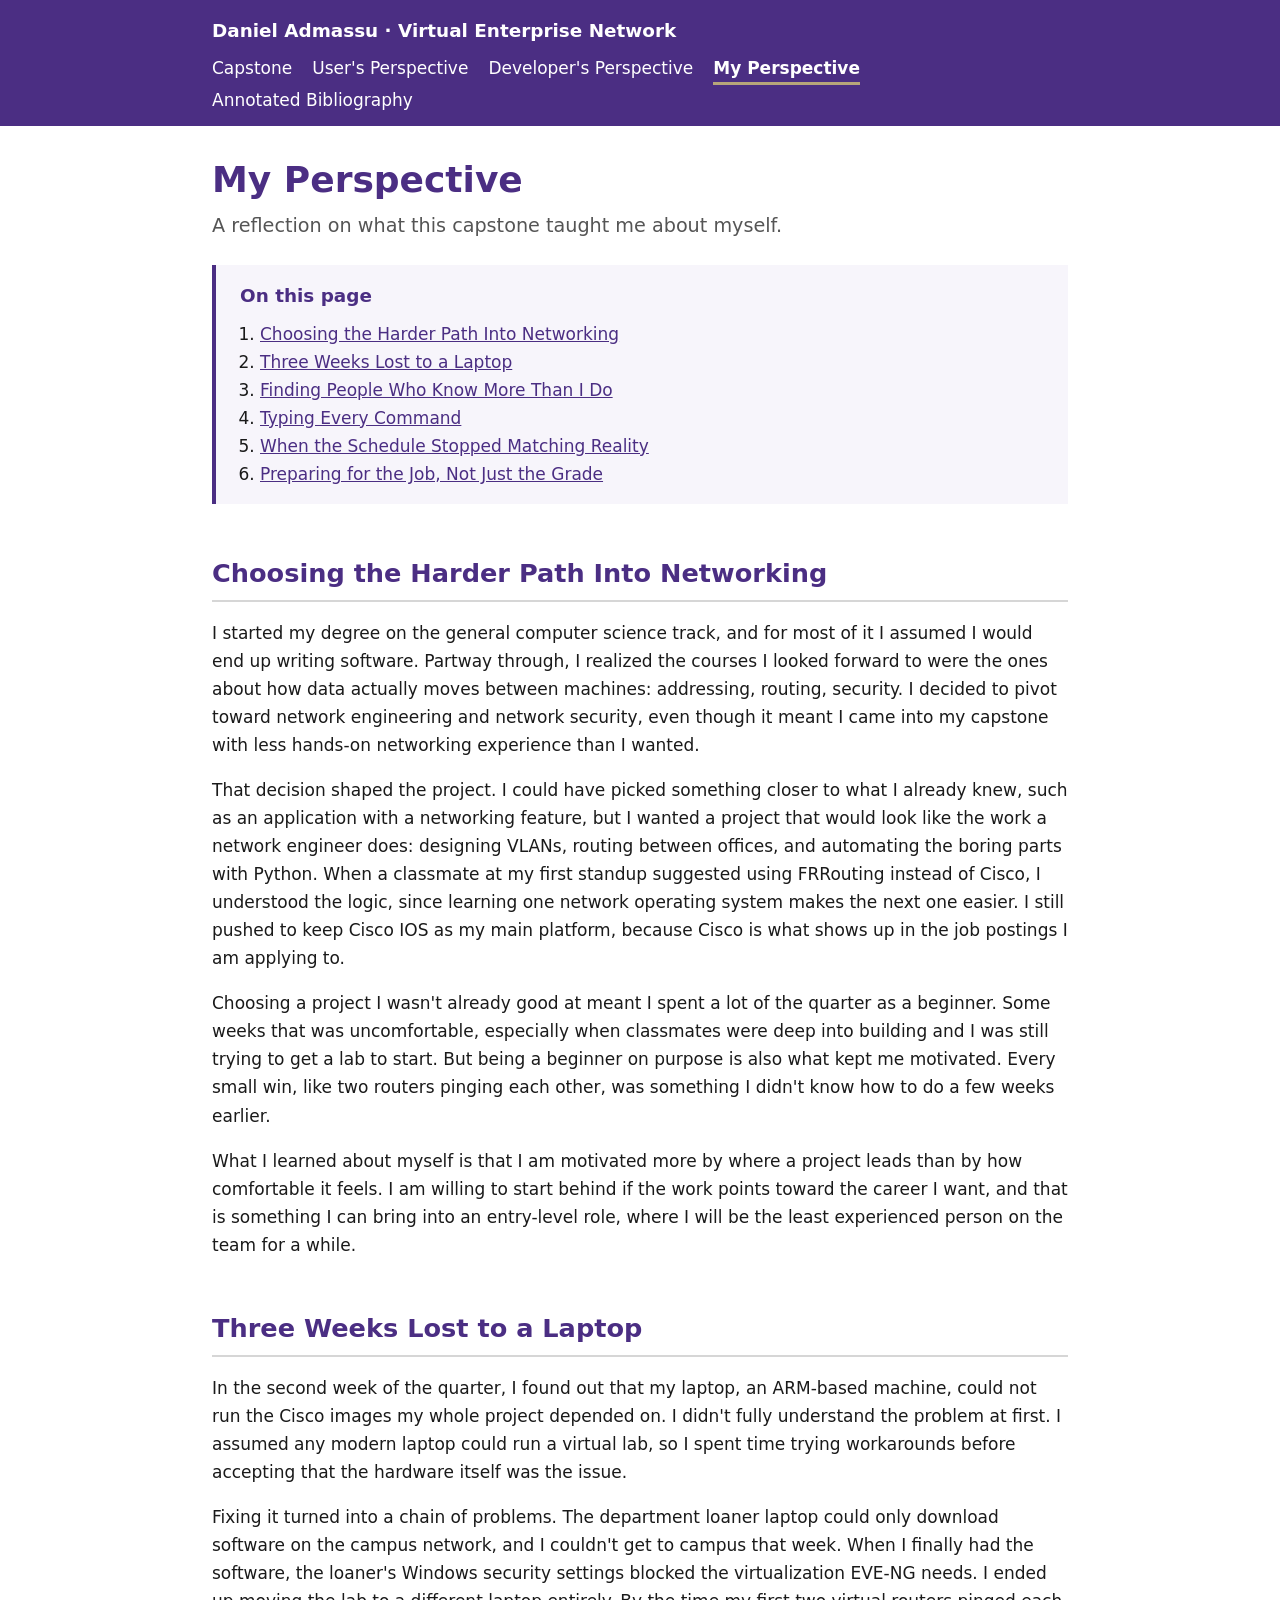
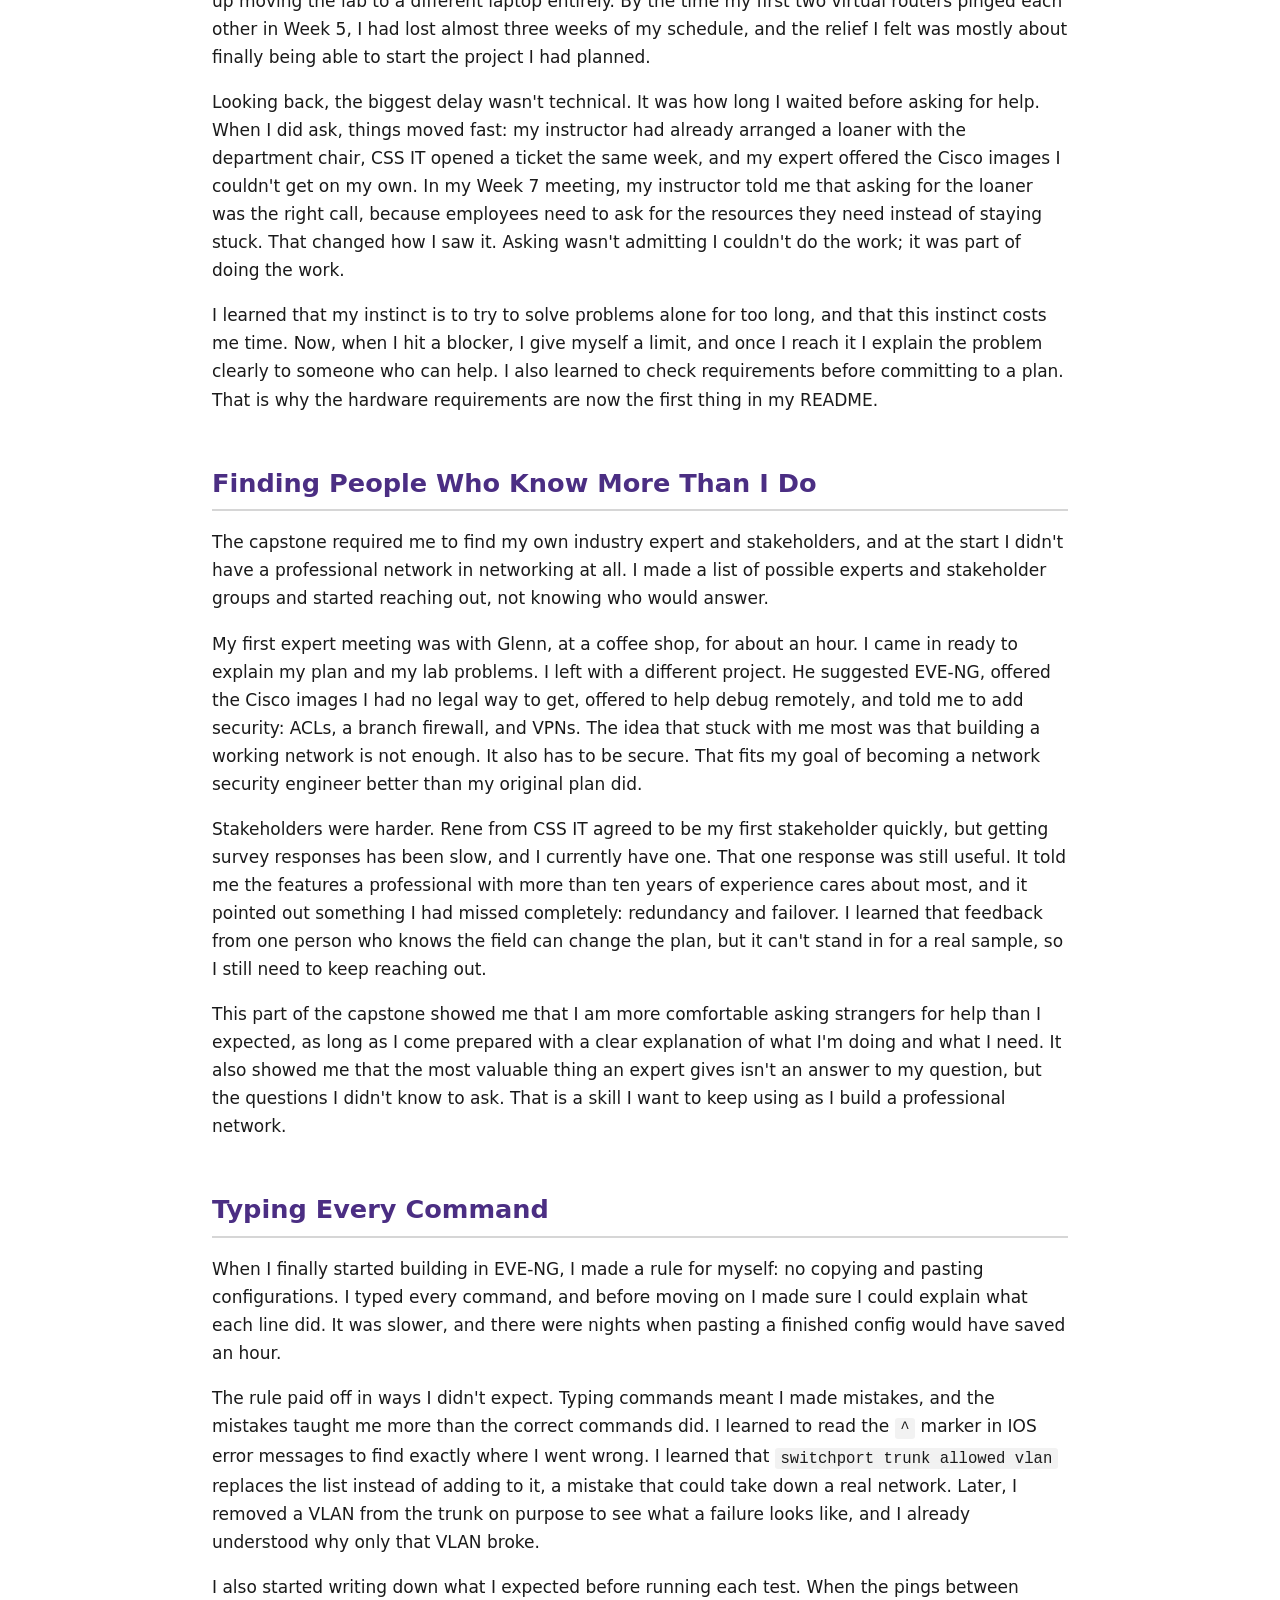
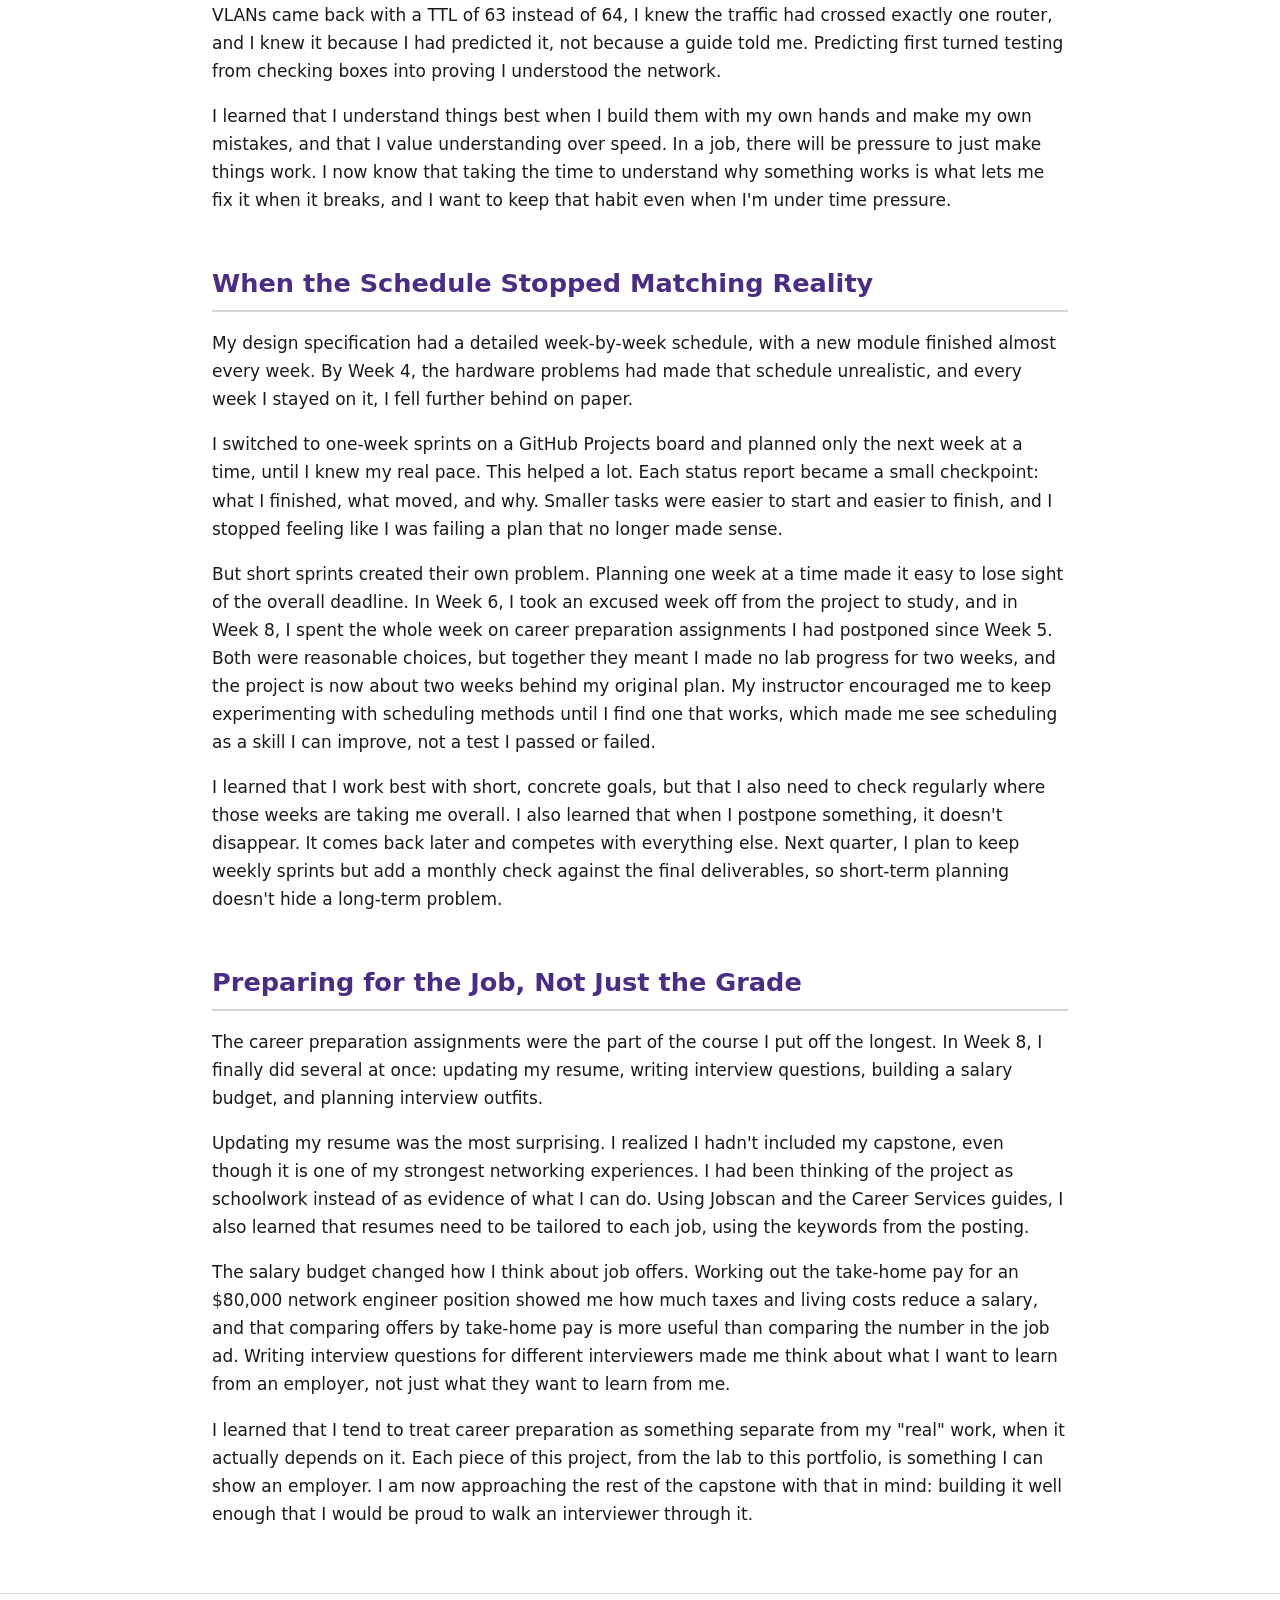
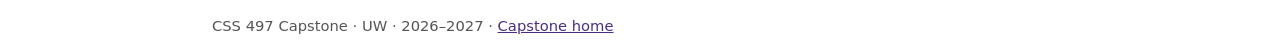
<file: my-perspective.html>
<!DOCTYPE html>
<html lang="en">
<head>
  <meta charset="utf-8">
  <meta name="viewport" content="width=device-width, initial-scale=1">
  <title>My Perspective | Daniel Admassu – Capstone</title>
  <style>
    :root { --text:#1a1a1a; --bg:#ffffff; --accent:#4b2e83; --muted:#555; --line:#d6d6d6; --code-bg:#f2f2f2; }
    * { box-sizing:border-box; }
    body { margin:0; font-family:system-ui,-apple-system,"Segoe UI",Roboto,Arial,sans-serif; font-size:1.0625rem; line-height:1.65; color:var(--text); background:var(--bg); }
    .skip-link { position:absolute; left:-999px; top:0; background:var(--accent); color:#fff; padding:.5rem 1rem; z-index:10; }
    .skip-link:focus { left:0; }
    header { background:var(--accent); color:#fff; }
    .header-inner, main, footer .footer-inner { max-width:56rem; margin:0 auto; padding:0 1.25rem; }
    .site-name { display:block; padding:1rem 0 .5rem; color:#fff; font-weight:700; font-size:1.15rem; text-decoration:none; }
    header nav ul { list-style:none; margin:0; padding:0 0 .75rem; display:flex; flex-wrap:wrap; gap:.25rem 1.25rem; }
    header nav a { color:#fff; text-decoration:none; padding:.25rem 0; border-bottom:3px solid transparent; }
    header nav a:hover, header nav a:focus { border-bottom-color:#fff; }
    header nav a[aria-current="page"] { border-bottom-color:#b7a57a; font-weight:700; }
    main { padding-top:2rem; padding-bottom:3rem; }
    h1 { font-size:2.25rem; line-height:1.2; margin:0 0 .5rem; color:var(--accent); }
    .intro { font-size:1.2rem; color:var(--muted); margin-top:0; }
    h2 { font-size:1.6rem; color:var(--accent); margin:3rem 0 .75rem; padding-bottom:.35rem; border-bottom:2px solid var(--line); }
    h3 { font-size:1.2rem; margin:2rem 0 .5rem; }
    .toc { background:#f7f5fb; border-left:4px solid var(--accent); padding:1rem 1.5rem; margin:1.5rem 0 2rem; }
    .toc h2 { margin:0 0 .5rem; font-size:1.15rem; border:0; padding:0; }
    .toc ol { margin:0; padding-left:1.25rem; }
    a { color:var(--accent); }
    code { background:var(--code-bg); padding:.1rem .35rem; border-radius:3px; font-size:.92em; }
    figure { margin:1.5rem 0; }
    figure img { max-width:100%; height:auto; border:1px solid var(--line); border-radius:4px; display:block; }
    figcaption { font-size:.92rem; color:var(--muted); margin-top:.4rem; font-style:italic; }
    table { border-collapse:collapse; width:100%; margin:1rem 0; font-size:.95rem; }
    th, td { border:1px solid var(--line); padding:.45rem .65rem; text-align:left; }
    th { background:#f7f5fb; }
    footer { border-top:1px solid var(--line); color:var(--muted); font-size:.92rem; }
    footer .footer-inner { padding-top:1.25rem; padding-bottom:1.25rem; }
      .annotation { margin-bottom:.75rem; }
    ul.bib { list-style:none; padding-left:0; }
    ul.bib li { padding-left:2em; text-indent:-2em; margin-bottom:.6rem; overflow-wrap:anywhere; }
  </style>
</head>
<body>
  <a class="skip-link" href="#main">Skip to content</a>
  <header>
    <div class="header-inner">
      <a class="site-name" href="index.html">Daniel Admassu · Virtual Enterprise Network</a>
      <nav aria-label="Main">
        <ul>
          <li><a href="index.html">Capstone</a></li>
          <li><a href="users-perspective.html">User's Perspective</a></li>
          <li><a href="developers-perspective.html">Developer's Perspective</a></li>
          <li><a href="my-perspective.html" aria-current="page">My Perspective</a></li>
          <li><a href="annotated-bibliography.html">Annotated Bibliography</a></li>
        </ul>
      </nav>
    </div>
  </header>

  <main id="main">
    <h1>My Perspective</h1>
    <p class="intro">A reflection on what this capstone taught me about myself.</p>

    <nav class="toc" aria-label="On this page">
      <h2>On this page</h2>
      <ol>
        <li><a href="#harder-path">Choosing the Harder Path Into Networking</a></li>
        <li><a href="#lost-weeks">Three Weeks Lost to a Laptop</a></li>
        <li><a href="#finding-people">Finding People Who Know More Than I Do</a></li>
        <li><a href="#typing-commands">Typing Every Command</a></li>
        <li><a href="#schedule-reality">When the Schedule Stopped Matching Reality</a></li>
        <li><a href="#job-prep">Preparing for the Job, Not Just the Grade</a></li>
      </ol>
    </nav>

    <section id="harder-path">
      <h2>Choosing the Harder Path Into Networking</h2>
<!-- TODO: this theme guesses at your backstory (why you pivoted, how it felt). Rewrite the first and third paragraphs with your real reasons and moments. -->
<p>I started my degree on the general computer science track, and for most of it I assumed I would end up writing software. Partway through, I realized the courses I looked forward to were the ones about how data actually moves between machines: addressing, routing, security. I decided to pivot toward network engineering and network security, even though it meant I came into my capstone with less hands-on networking experience than I wanted.</p>
<p>That decision shaped the project. I could have picked something closer to what I already knew, such as an application with a networking feature, but I wanted a project that would look like the work a network engineer does: designing VLANs, routing between offices, and automating the boring parts with Python. When a classmate at my first standup suggested using FRRouting instead of Cisco, I understood the logic, since learning one network operating system makes the next one easier. I still pushed to keep Cisco IOS as my main platform, because Cisco is what shows up in the job postings I am applying to.</p>
<p>Choosing a project I wasn't already good at meant I spent a lot of the quarter as a beginner. Some weeks that was uncomfortable, especially when classmates were deep into building and I was still trying to get a lab to start. But being a beginner on purpose is also what kept me motivated. Every small win, like two routers pinging each other, was something I didn't know how to do a few weeks earlier.</p>
<p>What I learned about myself is that I am motivated more by where a project leads than by how comfortable it feels. I am willing to start behind if the work points toward the career I want, and that is something I can bring into an entry-level role, where I will be the least experienced person on the team for a while.</p>
    </section>

    <section id="lost-weeks">
      <h2>Three Weeks Lost to a Laptop</h2>
<p>In the second week of the quarter, I found out that my laptop, an ARM-based machine, could not run the Cisco images my whole project depended on. I didn't fully understand the problem at first. I assumed any modern laptop could run a virtual lab, so I spent time trying workarounds before accepting that the hardware itself was the issue.</p>
<p>Fixing it turned into a chain of problems. The department loaner laptop could only download software on the campus network, and I couldn't get to campus that week. When I finally had the software, the loaner's Windows security settings blocked the virtualization EVE-NG needs. I ended up moving the lab to a different laptop entirely. By the time my first two virtual routers pinged each other in Week 5, I had lost almost three weeks of my schedule, and the relief I felt was mostly about finally being able to start the project I had planned.</p>
<p>Looking back, the biggest delay wasn't technical. It was how long I waited before asking for help. When I did ask, things moved fast: my instructor had already arranged a loaner with the department chair, CSS IT opened a ticket the same week, and my expert offered the Cisco images I couldn't get on my own. In my Week 7 meeting, my instructor told me that asking for the loaner was the right call, because employees need to ask for the resources they need instead of staying stuck. That changed how I saw it. Asking wasn't admitting I couldn't do the work; it was part of doing the work.</p>
<p>I learned that my instinct is to try to solve problems alone for too long, and that this instinct costs me time. Now, when I hit a blocker, I give myself a limit, and once I reach it I explain the problem clearly to someone who can help. I also learned to check requirements before committing to a plan. That is why the hardware requirements are now the first thing in my README.</p>
    </section>

    <section id="finding-people">
      <h2>Finding People Who Know More Than I Do</h2>
<p>The capstone required me to find my own industry expert and stakeholders, and at the start I didn't have a professional network in networking at all. I made a list of possible experts and stakeholder groups and started reaching out, not knowing who would answer.</p>
<p>My first expert meeting was with Glenn, at a coffee shop, for about an hour. I came in ready to explain my plan and my lab problems. I left with a different project. He suggested EVE-NG, offered the Cisco images I had no legal way to get, offered to help debug remotely, and told me to add security: ACLs, a branch firewall, and VPNs. The idea that stuck with me most was that building a working network is not enough. It also has to be secure. That fits my goal of becoming a network security engineer better than my original plan did.</p>
<p>Stakeholders were harder. Rene from CSS IT agreed to be my first stakeholder quickly, but getting survey responses has been slow, and I currently have one. That one response was still useful. It told me the features a professional with more than ten years of experience cares about most, and it pointed out something I had missed completely: redundancy and failover. I learned that feedback from one person who knows the field can change the plan, but it can't stand in for a real sample, so I still need to keep reaching out.</p>
<p>This part of the capstone showed me that I am more comfortable asking strangers for help than I expected, as long as I come prepared with a clear explanation of what I'm doing and what I need. It also showed me that the most valuable thing an expert gives isn't an answer to my question, but the questions I didn't know to ask. That is a skill I want to keep using as I build a professional network.</p>
    </section>

    <section id="typing-commands">
      <h2>Typing Every Command</h2>
<p>When I finally started building in EVE-NG, I made a rule for myself: no copying and pasting configurations. I typed every command, and before moving on I made sure I could explain what each line did. It was slower, and there were nights when pasting a finished config would have saved an hour.</p>
<p>The rule paid off in ways I didn't expect. Typing commands meant I made mistakes, and the mistakes taught me more than the correct commands did. I learned to read the <code>^</code> marker in IOS error messages to find exactly where I went wrong. I learned that <code>switchport trunk allowed vlan</code> replaces the list instead of adding to it, a mistake that could take down a real network. Later, I removed a VLAN from the trunk on purpose to see what a failure looks like, and I already understood why only that VLAN broke.</p>
<p>I also started writing down what I expected before running each test. When the pings between VLANs came back with a TTL of 63 instead of 64, I knew the traffic had crossed exactly one router, and I knew it because I had predicted it, not because a guide told me. Predicting first turned testing from checking boxes into proving I understood the network.</p>
<p>I learned that I understand things best when I build them with my own hands and make my own mistakes, and that I value understanding over speed. In a job, there will be pressure to just make things work. I now know that taking the time to understand why something works is what lets me fix it when it breaks, and I want to keep that habit even when I'm under time pressure.</p>
    </section>

    <section id="schedule-reality">
      <h2>When the Schedule Stopped Matching Reality</h2>
<p>My design specification had a detailed week-by-week schedule, with a new module finished almost every week. By Week 4, the hardware problems had made that schedule unrealistic, and every week I stayed on it, I fell further behind on paper.</p>
<p>I switched to one-week sprints on a GitHub Projects board and planned only the next week at a time, until I knew my real pace. This helped a lot. Each status report became a small checkpoint: what I finished, what moved, and why. Smaller tasks were easier to start and easier to finish, and I stopped feeling like I was failing a plan that no longer made sense.</p>
<p>But short sprints created their own problem. Planning one week at a time made it easy to lose sight of the overall deadline. In Week 6, I took an excused week off from the project to study, and in Week 8, I spent the whole week on career preparation assignments I had postponed since Week 5. Both were reasonable choices, but together they meant I made no lab progress for two weeks, and the project is now about two weeks behind my original plan. My instructor encouraged me to keep experimenting with scheduling methods until I find one that works, which made me see scheduling as a skill I can improve, not a test I passed or failed.</p>
<p>I learned that I work best with short, concrete goals, but that I also need to check regularly where those weeks are taking me overall. I also learned that when I postpone something, it doesn't disappear. It comes back later and competes with everything else. Next quarter, I plan to keep weekly sprints but add a monthly check against the final deliverables, so short-term planning doesn't hide a long-term problem.</p>
    </section>

    <section id="job-prep">
      <h2>Preparing for the Job, Not Just the Grade</h2>
<p>The career preparation assignments were the part of the course I put off the longest. In Week 8, I finally did several at once: updating my resume, writing interview questions, building a salary budget, and planning interview outfits.</p>
<p>Updating my resume was the most surprising. I realized I hadn't included my capstone, even though it is one of my strongest networking experiences. I had been thinking of the project as schoolwork instead of as evidence of what I can do. Using Jobscan and the Career Services guides, I also learned that resumes need to be tailored to each job, using the keywords from the posting.</p>
<p>The salary budget changed how I think about job offers. Working out the take-home pay for an $80,000 network engineer position showed me how much taxes and living costs reduce a salary, and that comparing offers by take-home pay is more useful than comparing the number in the job ad. Writing interview questions for different interviewers made me think about what I want to learn from an employer, not just what they want to learn from me.</p>
<p>I learned that I tend to treat career preparation as something separate from my "real" work, when it actually depends on it. Each piece of this project, from the lab to this portfolio, is something I can show an employer. I am now approaching the rest of the capstone with that in mind: building it well enough that I would be proud to walk an interviewer through it.</p>
    </section>
  </main>

  <footer>
    <div class="footer-inner">CSS 497 Capstone · UW · 2026–2027 · <a href="index.html">Capstone home</a></div>
  </footer>
</body>
</html>
</file>
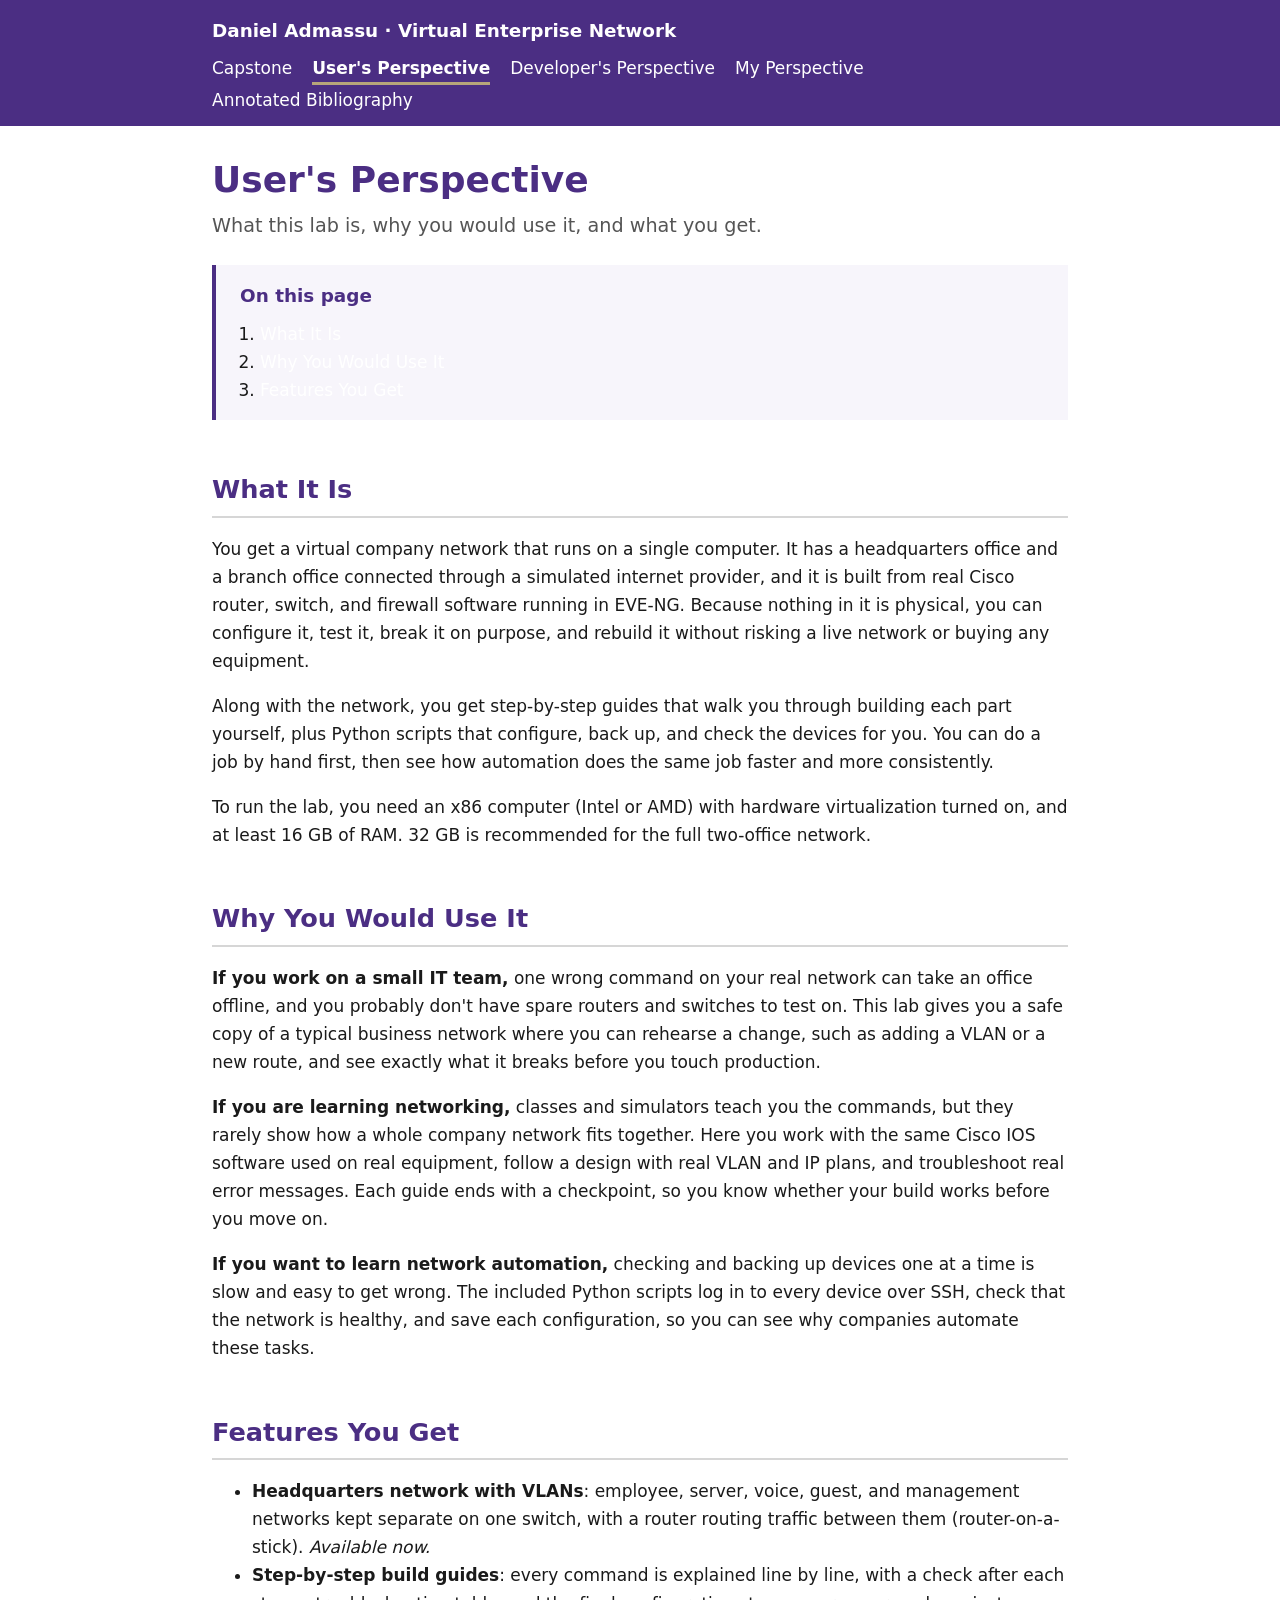
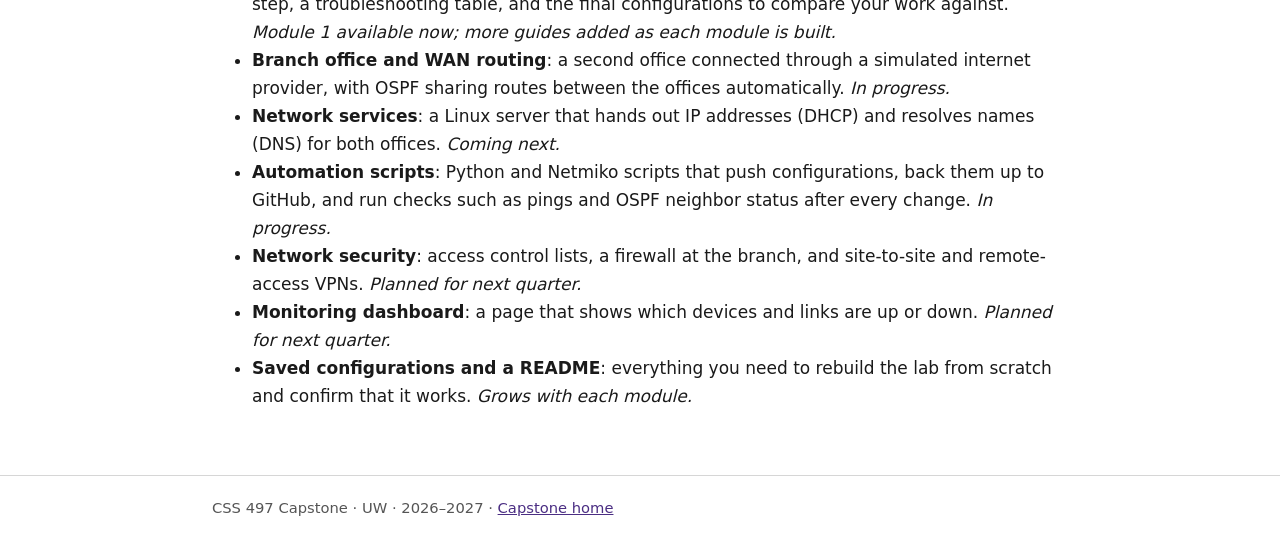
<file: users-perspective.html>
<!DOCTYPE html>
<html lang="en">
<head>
  <meta charset="utf-8">
  <meta name="viewport" content="width=device-width, initial-scale=1">
  <title>User's Perspective | Daniel Admassu – Capstone</title>
  <style>
    :root { --text:#1a1a1a; --bg:#ffffff; --accent:#4b2e83; --muted:#555; --line:#d6d6d6; --code-bg:#f2f2f2; }
    * { box-sizing:border-box; }
    body { margin:0; font-family:system-ui,-apple-system,"Segoe UI",Roboto,Arial,sans-serif; font-size:1.0625rem; line-height:1.65; color:var(--text); background:var(--bg); }
    .skip-link { position:absolute; left:-999px; top:0; background:var(--accent); color:#fff; padding:.5rem 1rem; z-index:10; }
    .skip-link:focus { left:0; }
    header { background:var(--accent); color:#fff; }
    .header-inner, main, footer .footer-inner { max-width:56rem; margin:0 auto; padding:0 1.25rem; }
    .site-name { display:block; padding:1rem 0 .5rem; color:#fff; font-weight:700; font-size:1.15rem; text-decoration:none; }
    nav ul { list-style:none; margin:0; padding:0 0 .75rem; display:flex; flex-wrap:wrap; gap:.25rem 1.25rem; }
    nav a { color:#fff; text-decoration:none; padding:.25rem 0; border-bottom:3px solid transparent; }
    nav a:hover, nav a:focus { border-bottom-color:#fff; }
    nav a[aria-current="page"] { border-bottom-color:#b7a57a; font-weight:700; }
    main { padding-top:2rem; padding-bottom:3rem; }
    h1 { font-size:2.25rem; line-height:1.2; margin:0 0 .5rem; color:var(--accent); }
    .intro { font-size:1.2rem; color:var(--muted); margin-top:0; }
    h2 { font-size:1.6rem; color:var(--accent); margin:3rem 0 .75rem; padding-bottom:.35rem; border-bottom:2px solid var(--line); }
    h3 { font-size:1.2rem; margin:2rem 0 .5rem; }
    .toc { background:#f7f5fb; border-left:4px solid var(--accent); padding:1rem 1.5rem; margin:1.5rem 0 2rem; }
    .toc h2 { margin:0 0 .5rem; font-size:1.15rem; border:0; padding:0; }
    .toc ol { margin:0; padding-left:1.25rem; }
    a { color:var(--accent); }
    code { background:var(--code-bg); padding:.1rem .35rem; border-radius:3px; font-size:.92em; }
    figure { margin:1.5rem 0; }
    figure img { max-width:100%; height:auto; border:1px solid var(--line); border-radius:4px; display:block; }
    figcaption { font-size:.92rem; color:var(--muted); margin-top:.4rem; font-style:italic; }
    table { border-collapse:collapse; width:100%; margin:1rem 0; font-size:.95rem; }
    th, td { border:1px solid var(--line); padding:.45rem .65rem; text-align:left; }
    th { background:#f7f5fb; }
    footer { border-top:1px solid var(--line); color:var(--muted); font-size:.92rem; }
    footer .footer-inner { padding-top:1.25rem; padding-bottom:1.25rem; }
  </style>
</head>
<body>
  <a class="skip-link" href="#main">Skip to content</a>
  <header>
    <div class="header-inner">
      <a class="site-name" href="index.html">Daniel Admassu · Virtual Enterprise Network</a>
      <nav aria-label="Main">
        <ul>
        <li><a href="index.html">Capstone</a></li>
        <li><a href="users-perspective.html" aria-current="page">User's Perspective</a></li>
        <li><a href="developers-perspective.html">Developer's Perspective</a></li>
        <li><a href="my-perspective.html">My Perspective</a></li>
        <li><a href="annotated-bibliography.html">Annotated Bibliography</a></li>
        </ul>
      </nav>
    </div>
  </header>

  <main id="main">
    <h1>User's Perspective</h1>
    <p class="intro">What this lab is, why you would use it, and what you get.</p>

    <nav class="toc" aria-label="On this page">
      <h2>On this page</h2>
      <ol>
        <li><a href="#what-it-is">What It Is</a></li>
        <li><a href="#why-use-it">Why You Would Use It</a></li>
        <li><a href="#features">Features You Get</a></li>
      </ol>
    </nav>

    <section id="what-it-is">
      <h2>What It Is</h2>
<p>You get a virtual company network that runs on a single computer. It has a headquarters office and a branch office connected through a simulated internet provider, and it is built from real Cisco router, switch, and firewall software running in EVE-NG. Because nothing in it is physical, you can configure it, test it, break it on purpose, and rebuild it without risking a live network or buying any equipment.</p>
<p>Along with the network, you get step-by-step guides that walk you through building each part yourself, plus Python scripts that configure, back up, and check the devices for you. You can do a job by hand first, then see how automation does the same job faster and more consistently.</p>
<p>To run the lab, you need an x86 computer (Intel or AMD) with hardware virtualization turned on, and at least 16 GB of RAM. 32 GB is recommended for the full two-office network.</p>
    </section>

    <section id="why-use-it">
      <h2>Why You Would Use It</h2>
<p><strong>If you work on a small IT team,</strong> one wrong command on your real network can take an office offline, and you probably don't have spare routers and switches to test on. This lab gives you a safe copy of a typical business network where you can rehearse a change, such as adding a VLAN or a new route, and see exactly what it breaks before you touch production.</p>
<p><strong>If you are learning networking,</strong> classes and simulators teach you the commands, but they rarely show how a whole company network fits together. Here you work with the same Cisco IOS software used on real equipment, follow a design with real VLAN and IP plans, and troubleshoot real error messages. Each guide ends with a checkpoint, so you know whether your build works before you move on.</p>
<p><strong>If you want to learn network automation,</strong> checking and backing up devices one at a time is slow and easy to get wrong. The included Python scripts log in to every device over SSH, check that the network is healthy, and save each configuration, so you can see why companies automate these tasks.</p>
    </section>

    <section id="features">
      <h2>Features You Get</h2>
<!-- Status tags show where each feature stands for the draft; update them as you go. -->
<ul>
  <li><strong>Headquarters network with VLANs</strong>: employee, server, voice, guest, and management networks kept separate on one switch, with a router routing traffic between them (router-on-a-stick). <em>Available now.</em></li>
  <li><strong>Step-by-step build guides</strong>: every command is explained line by line, with a check after each step, a troubleshooting table, and the final configurations to compare your work against. <em>Module 1 available now; more guides added as each module is built.</em></li>
  <li><strong>Branch office and WAN routing</strong>: a second office connected through a simulated internet provider, with OSPF sharing routes between the offices automatically. <em>In progress.</em></li>
  <li><strong>Network services</strong>: a Linux server that hands out IP addresses (DHCP) and resolves names (DNS) for both offices. <em>Coming next.</em></li>
  <li><strong>Automation scripts</strong>: Python and Netmiko scripts that push configurations, back them up to GitHub, and run checks such as pings and OSPF neighbor status after every change. <em>In progress.</em></li>
  <li><strong>Network security</strong>: access control lists, a firewall at the branch, and site-to-site and remote-access VPNs. <em>Planned for next quarter.</em></li>
  <li><strong>Monitoring dashboard</strong>: a page that shows which devices and links are up or down. <em>Planned for next quarter.</em></li>
  <li><strong>Saved configurations and a README</strong>: everything you need to rebuild the lab from scratch and confirm that it works. <em>Grows with each module.</em></li>
</ul>
    </section>
  </main>

  <footer>
    <div class="footer-inner">CSS 497 Capstone · UW · 2026–2027 · <a href="index.html">Capstone home</a></div>
  </footer>
</body>
</html>
</file>
<file: style.css>
:root{--ink:#16202e;--muted:#4a5565;--navy:#1f3a8a;--line:#d9dee7;--bg:#ffffff;--soft:#f3f5f9}
*{box-sizing:border-box}
body{margin:0;font-family:Inter,system-ui,-apple-system,"Segoe UI",Arial,sans-serif;color:var(--ink);background:var(--bg);line-height:1.6}
a{color:var(--navy)}a:hover{color:#142761}
.skip{position:absolute;left:-999px}.skip:focus{left:16px;top:8px;background:#fff;padding:8px 12px;z-index:10}
header{border-bottom:1px solid var(--line);background:#fff;position:sticky;top:0;z-index:5}
.bar{max-width:1080px;margin:0 auto;padding:14px 24px;display:flex;flex-wrap:wrap;align-items:center;justify-content:space-between;gap:12px}
.brand{font-weight:700;text-decoration:none;color:var(--ink);font-size:18px}
.brand span{color:var(--muted);font-weight:500}
nav ul{list-style:none;margin:0;padding:0;display:flex;flex-wrap:wrap;gap:4px}
nav a{display:block;padding:10px 14px;border-radius:8px;text-decoration:none;color:var(--ink);font-weight:500;font-size:15px}
nav a:hover{background:var(--soft)}
nav a[aria-current="page"]{background:var(--navy);color:#fff}
main{max-width:1080px;margin:0 auto;padding:40px 24px 64px}
h1{font-size:40px;line-height:1.15;margin:0 0 8px}
.lede{font-size:19px;color:var(--muted);margin:0 0 32px;max-width:720px}
h2{font-size:24px;margin:40px 0 8px;padding-top:8px}
.todo{color:var(--muted);font-style:italic}
.cards{display:grid;grid-template-columns:repeat(auto-fit,minmax(230px,1fr));gap:16px;margin-top:24px}
.card{border:1px solid var(--line);border-radius:12px;padding:20px;text-decoration:none;color:var(--ink);display:block}
.card:hover{border-color:var(--navy)}
.card strong{display:block;font-size:18px;margin-bottom:6px;color:var(--navy)}
.card p{margin:0;color:var(--muted);font-size:15px}
.toc{background:var(--soft);border-radius:12px;padding:16px 20px;margin:0 0 24px}
.toc h2{margin:0 0 8px;font-size:16px;padding:0;text-transform:uppercase;letter-spacing:.06em;color:var(--muted)}
.toc ol{margin:0;padding-left:20px}
.toc li{padding:2px 0}
footer{border-top:1px solid var(--line);color:var(--muted);font-size:14px}
footer .bar{justify-content:space-between}
</file>
